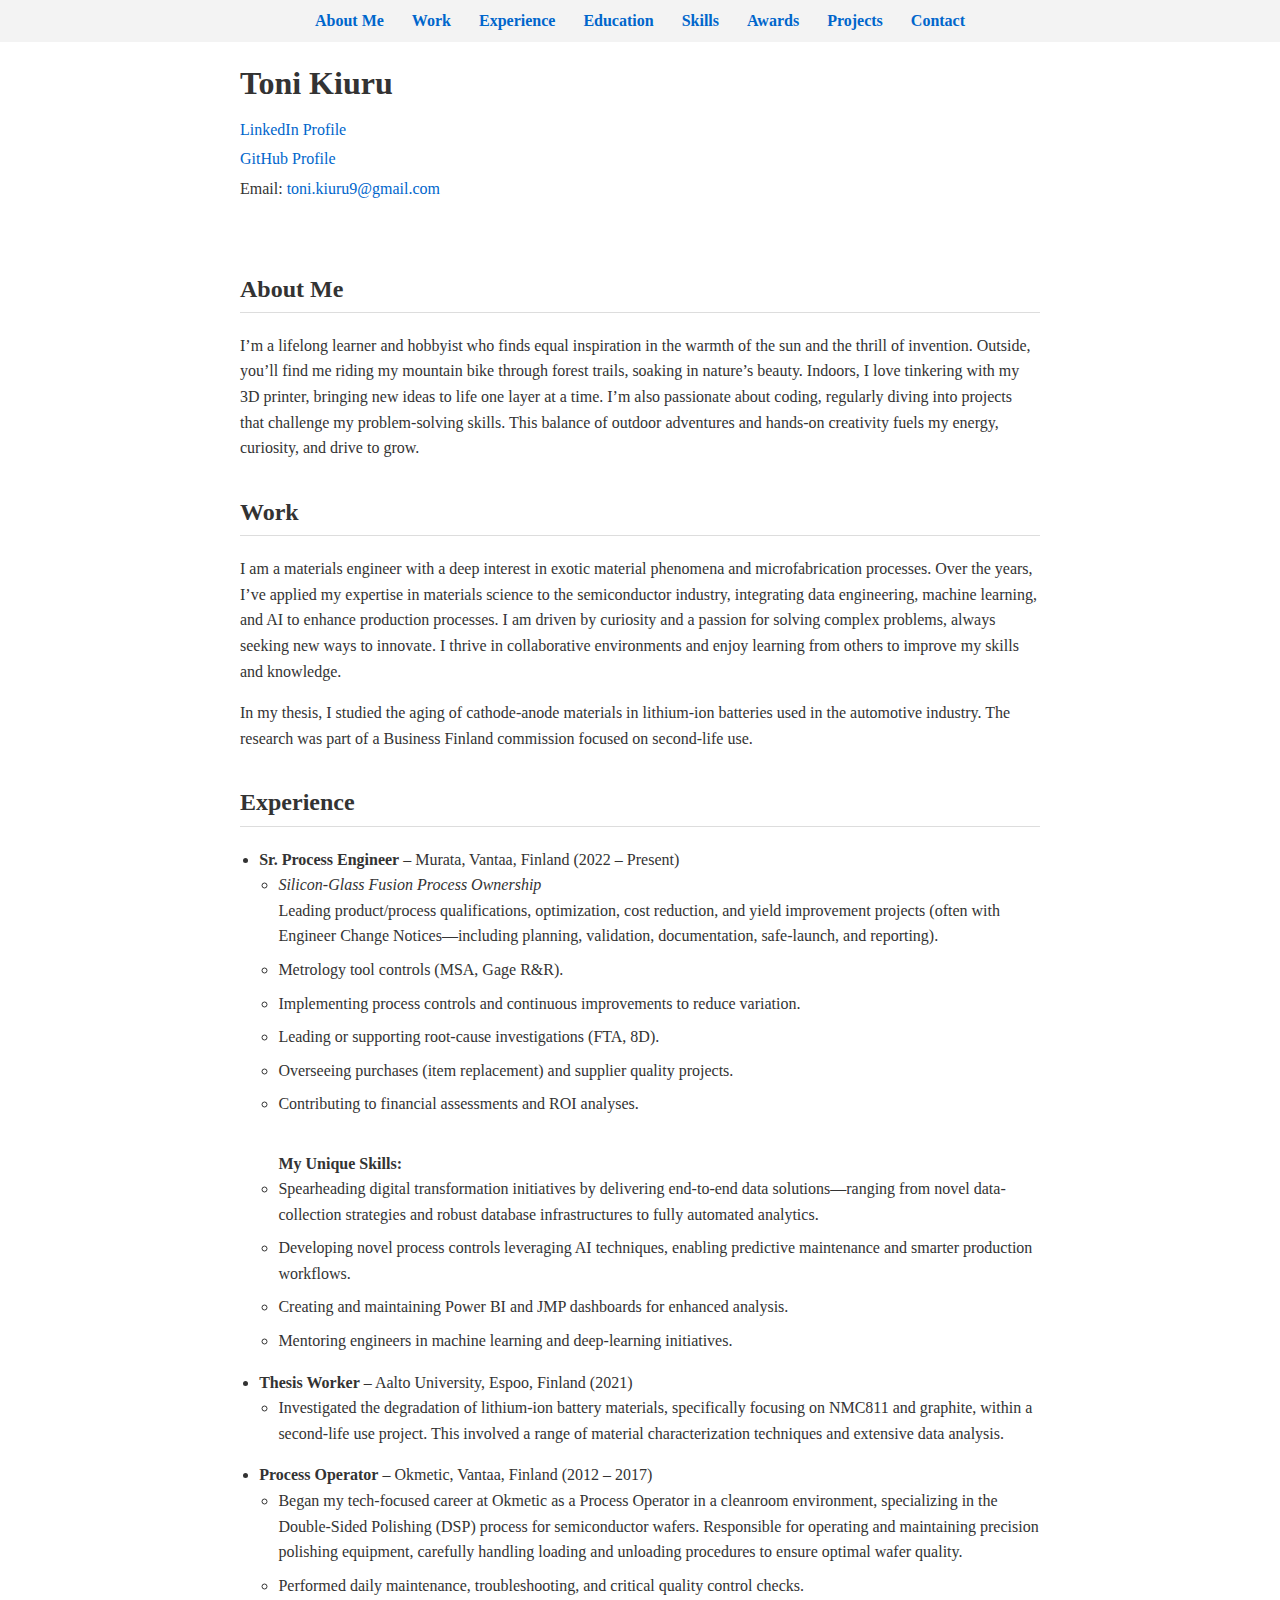
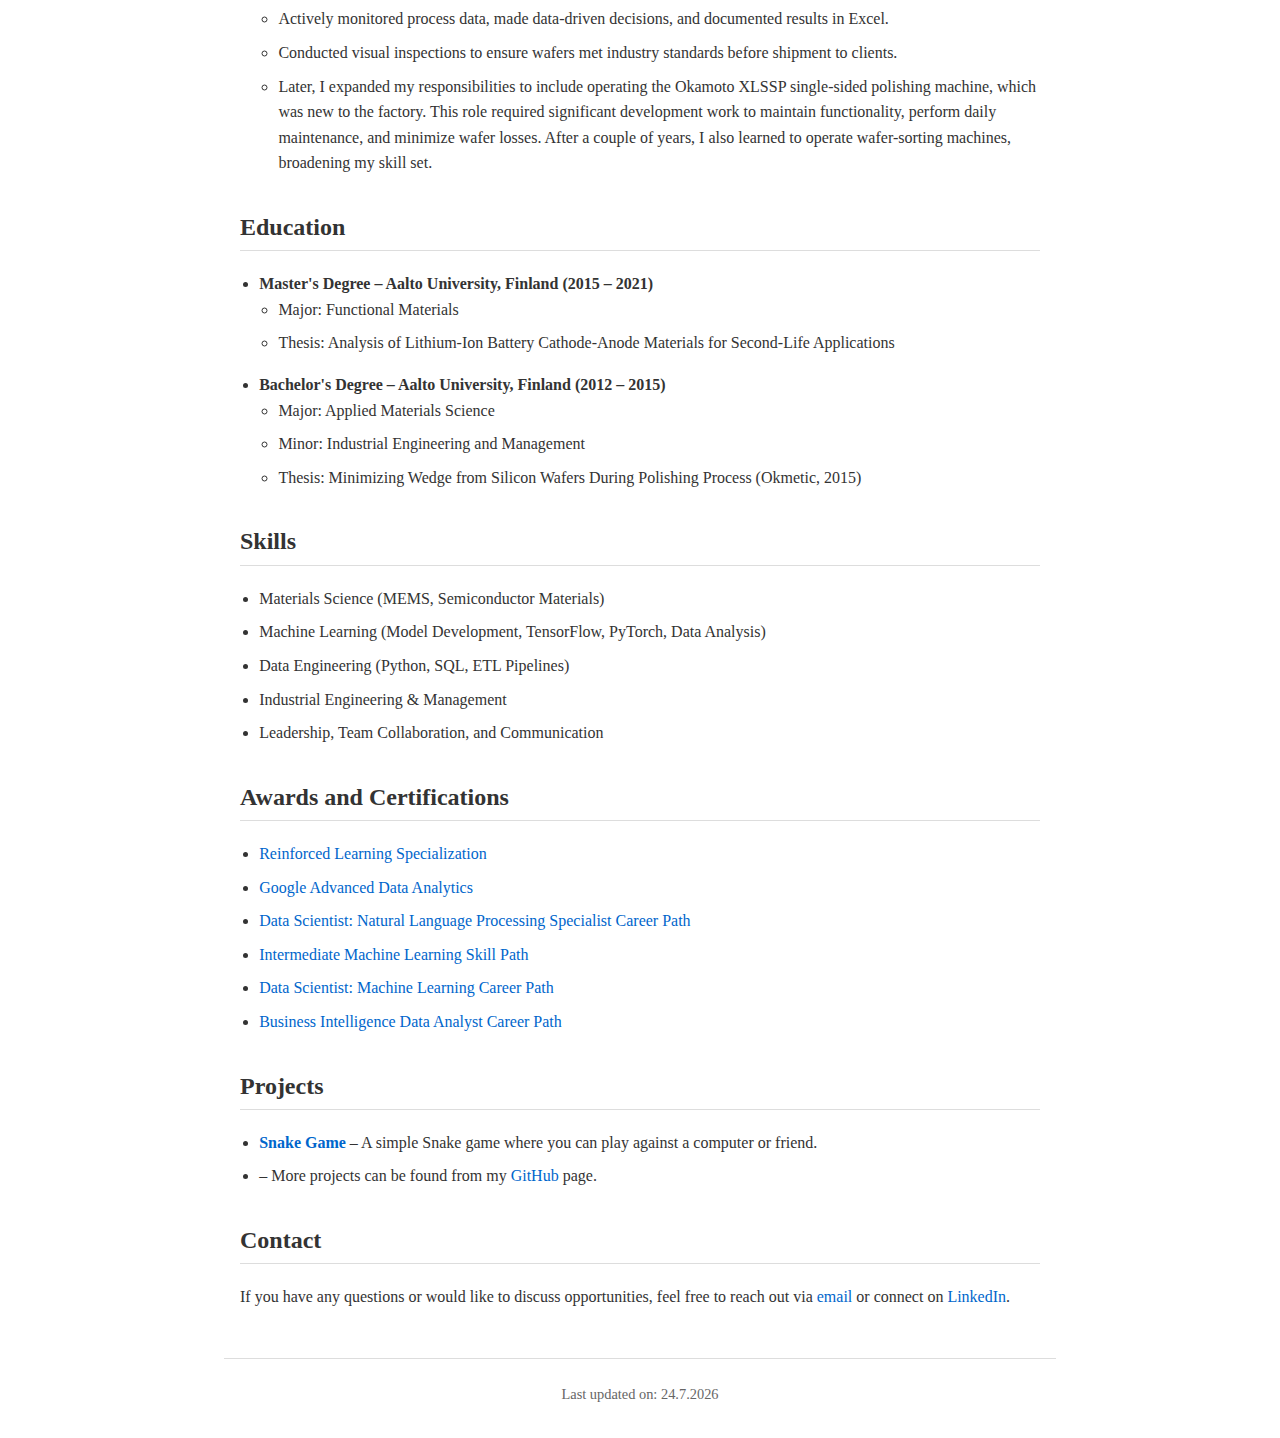
<file: index.html>
<!DOCTYPE html>
<html lang="en">
<head>
  <meta charset="UTF-8" />
  <meta name="viewport" content="width=device-width, initial-scale=1.0" />
  <meta 
    name="description" 
    content="Toni Kiuru - CV: Materials Engineer, specializing in exotic material phenomena, microfabrication, data engineering, machine learning, and AI."
  />
  <title>Toni Kiuru - CV</title>
 <head>
  <meta charset="UTF-8" />
  <meta name="viewport" content="width=device-width, initial-scale=1.0" />
  <link rel="stylesheet" href="styles.css" />
  <title>Toni Kiuru - CV</title>
</head>
</head>
<body>

  <nav>
    <ul>
      <li><a href="#about">About Me</a></li>
	  <li><a href="#work">Work</a></li>
      <li><a href="#experience">Experience</a></li>
      <li><a href="#education">Education</a></li>
      <li><a href="#skills">Skills</a></li>
      <li><a href="#awards">Awards</a></li>
      <li><a href="#projects">Projects</a></li>
      <li><a href="#contact">Contact</a></li>
    </ul>
  </nav>

  <!-- Header -->
  <header>
    <h1>Toni Kiuru</h1>
    <p><a href="https://www.linkedin.com/in/toni-k-46538b83/">LinkedIn Profile</a></p>
    <p><a href="https://github.com/Tonzium/">GitHub Profile</a></p>
    <p>Email: <a href="mailto:toni.kiuru9@gmail.com">toni.kiuru9@gmail.com</a></p>
  </header>

  <!-- Main Content Area -->
  <main>
	<!-- Work -->
	<section id="about">
		<h2>About Me</h2>
      <p>
        I’m a lifelong learner and hobbyist who finds equal inspiration in the warmth of the sun and the thrill of invention.
		Outside, you’ll find me riding my mountain bike through forest trails, soaking in nature’s beauty.
		Indoors, I love tinkering with my 3D printer, bringing new ideas to life one layer at a time.
		I’m also passionate about coding, regularly diving into projects that challenge my problem-solving skills.
		This balance of outdoor adventures and hands-on creativity fuels my energy, curiosity, and drive to grow.
      </p>
	</section>

    <!-- Work -->
    <section id="work">
      <h2>Work</h2>
      <p>
        I am a materials engineer with a deep interest in exotic material phenomena and microfabrication processes.
        Over the years, I’ve applied my expertise in materials science to the semiconductor industry, integrating data engineering,
        machine learning, and AI to enhance production processes. I am driven by curiosity and a passion for solving complex problems,
        always seeking new ways to innovate. I thrive in collaborative environments and enjoy learning from others to improve
        my skills and knowledge.
      </p>
      <p>
        In my thesis, I studied the aging of cathode-anode materials in lithium-ion batteries used in the automotive industry.
        The research was part of a Business Finland commission focused on second-life use.
      </p>
    </section>

    <!-- Experience -->
    <section id="experience">
      <h2>Experience</h2>
      <ul>

        <!-- Sr. Process Engineer, Murata -->
        <li>
          <strong>Sr. Process Engineer</strong> – Murata, Vantaa, Finland (2022 – Present)
          <ul>
            <li><em>Silicon-Glass Fusion Process Ownership</em><br />
              Leading product/process qualifications, optimization, cost reduction, and yield improvement projects (often
              with Engineer Change Notices—including planning, validation, documentation, safe-launch, and reporting).
            </li>
            <li>Metrology tool controls (MSA, Gage R&R).</li>
            <li>Implementing process controls and continuous improvements to reduce variation.</li>
            <li>Leading or supporting root-cause investigations (FTA, 8D).</li>
            <li>Overseeing purchases (item replacement) and supplier quality projects.</li>
            <li>Contributing to financial assessments and ROI analyses.</li>
            <br />
            <strong>My Unique Skills:</strong>
            <li>Spearheading digital transformation initiatives by delivering end-to-end data solutions—ranging from novel data-collection strategies and robust database infrastructures to fully automated analytics.</li>
            <li>Developing novel process controls leveraging AI techniques, enabling predictive maintenance and smarter production workflows.</li>
            <li>Creating and maintaining Power BI and JMP dashboards for enhanced analysis.</li>
            <li>Mentoring engineers in machine learning and deep-learning initiatives.</li>
          </ul>
        </li>

        <!-- Thesis Worker, Aalto University -->
        <li>
          <strong>Thesis Worker</strong> – Aalto University, Espoo, Finland (2021)
          <ul>
            <li>
              Investigated the degradation of lithium-ion battery materials, specifically focusing on NMC811 and graphite,
              within a second-life use project. This involved a range of material characterization techniques and extensive
              data analysis.
            </li>
          </ul>
        </li>

        <!-- Process Operator, Okmetic -->
        <li>
          <strong>Process Operator</strong> – Okmetic, Vantaa, Finland (2012 – 2017)
          <ul>
            <li>
              Began my tech-focused career at Okmetic as a Process Operator in a cleanroom environment, specializing in the
              Double-Sided Polishing (DSP) process for semiconductor wafers. Responsible for operating and maintaining
              precision polishing equipment, carefully handling loading and unloading procedures to ensure optimal wafer
              quality.
            </li>
            <li>Performed daily maintenance, troubleshooting, and critical quality control checks.</li>
            <li>Actively monitored process data, made data-driven decisions, and documented results in Excel.</li>
            <li>Conducted visual inspections to ensure wafers met industry standards before shipment to clients.</li>
            <li>
              Later, I expanded my responsibilities to include operating the Okamoto XLSSP single-sided polishing machine,
              which was new to the factory. This role required significant development work to maintain functionality,
              perform daily maintenance, and minimize wafer losses. After a couple of years, I also learned to operate
              wafer-sorting machines, broadening my skill set.
            </li>
          </ul>
        </li>

      </ul>
    </section>

    <!-- Education -->
    <section id="education">
      <h2>Education</h2>
      <ul>
        <li>
          <strong>Master's Degree – Aalto University, Finland (2015 – 2021)</strong>
          <ul>
            <li>Major: Functional Materials</li>
            <li>Thesis: Analysis of Lithium-Ion Battery Cathode-Anode Materials for Second-Life Applications</li>
          </ul>
        </li>
        <li>
          <strong>Bachelor's Degree – Aalto University, Finland (2012 – 2015)</strong>
          <ul>
            <li>Major: Applied Materials Science</li>
            <li>Minor: Industrial Engineering and Management</li>
            <li>Thesis: Minimizing Wedge from Silicon Wafers During Polishing Process (Okmetic, 2015)</li>
          </ul>
        </li>
      </ul>
    </section>

    <!-- Skills -->
    <section id="skills">
      <h2>Skills</h2>
      <ul>
        <li>Materials Science (MEMS, Semiconductor Materials)</li>
        <li>Machine Learning (Model Development, TensorFlow, PyTorch, Data Analysis)</li>
        <li>Data Engineering (Python, SQL, ETL Pipelines)</li>
        <li>Industrial Engineering &amp; Management</li>
        <li>Leadership, Team Collaboration, and Communication</li>
      </ul>
    </section>

    <!-- Awards and Certifications -->
    <section id="awards">
      <h2>Awards and Certifications</h2>
      <ul>
	    <li>
          <a href="https://www.coursera.org/account/accomplishments/specialization/certificate/B83VFZ99X6G2/" target="_blank" rel="noopener">
            Reinforced Learning Specialization
          </a>
        </li>
        <li>
          <a href="https://www.coursera.org/account/accomplishments/specialization/certificate/6SVDZET3MVQ8/" target="_blank" rel="noopener">
            Google Advanced Data Analytics
          </a>
        </li>
		<li>
          <a href="https://www.codecademy.com/profiles/ToniKiuru/certificates/9c35fed4f15a487385d52456712e0da9/" target="_blank" rel="noopener">
            Data Scientist: Natural Language Processing Specialist Career Path
          </a>
        </li>
		<li>
          <a href="https://www.codecademy.com/profiles/ToniKiuru/certificates/964140ff91ae4cd7872f51207633413a/" target="_blank" rel="noopener">
            Intermediate Machine Learning Skill Path
          </a>
        </li>
        <li>
          <a href="https://www.codecademy.com/profiles/ToniKiuru/certificates/8e9e59de3f924b33ad2371faf667129b/" target="_blank" rel="noopener">
            Data Scientist: Machine Learning Career Path
          </a>
        </li>
        <li>
          <a href="https://www.codecademy.com/profiles/ToniKiuru/certificates/d03c7391224540ef8f850f8807a2b72a/" target="_blank" rel="noopener">
            Business Intelligence Data Analyst Career Path
          </a>
        </li>
      </ul>
    </section>

    <!-- Projects -->
    <section id="projects">
      <h2>Projects</h2>
      <ul>
        <li>
          <strong><a href="https://tonzium.github.io/snakegame/" target="_blank" rel="noopener">Snake Game</a></strong> – A simple
          Snake game where you can play against a computer or friend.
        </li>
		<li>
          – More projects can be found from my <a href="https://github.com/Tonzium/" target="_blank" rel="noopener">GitHub</a> page.
        </li>
      </ul>
    </section>

    <!-- Contact (Optional) -->
    <section id="contact">
      <h2>Contact</h2>
      <p>
        If you have any questions or would like to discuss opportunities, feel free to reach out via
        <a href="mailto:toni.kiuru9@gmail.com">email</a> or connect on
        <a href="https://www.linkedin.com/in/toni-k-46538b83/" target="_blank" rel="noopener">LinkedIn</a>.
      </p>
    </section>

  </main>

  <!-- Footer -->
  <footer>
    <p>Last updated on: <span id="last-updated"></span></p>
  </footer>

  <!-- Optional JavaScript to auto-update the last updated date -->
  <script>
    const lastUpdatedSpan = document.getElementById('last-updated');
    const today = new Date();
    // Format date as desired: "DD.MM.YYYY"
    const formattedDate = today.getDate() + '.' + (today.getMonth() + 1) + '.' + today.getFullYear();
    lastUpdatedSpan.textContent = formattedDate;
  </script>

</body>
</html>
</file>
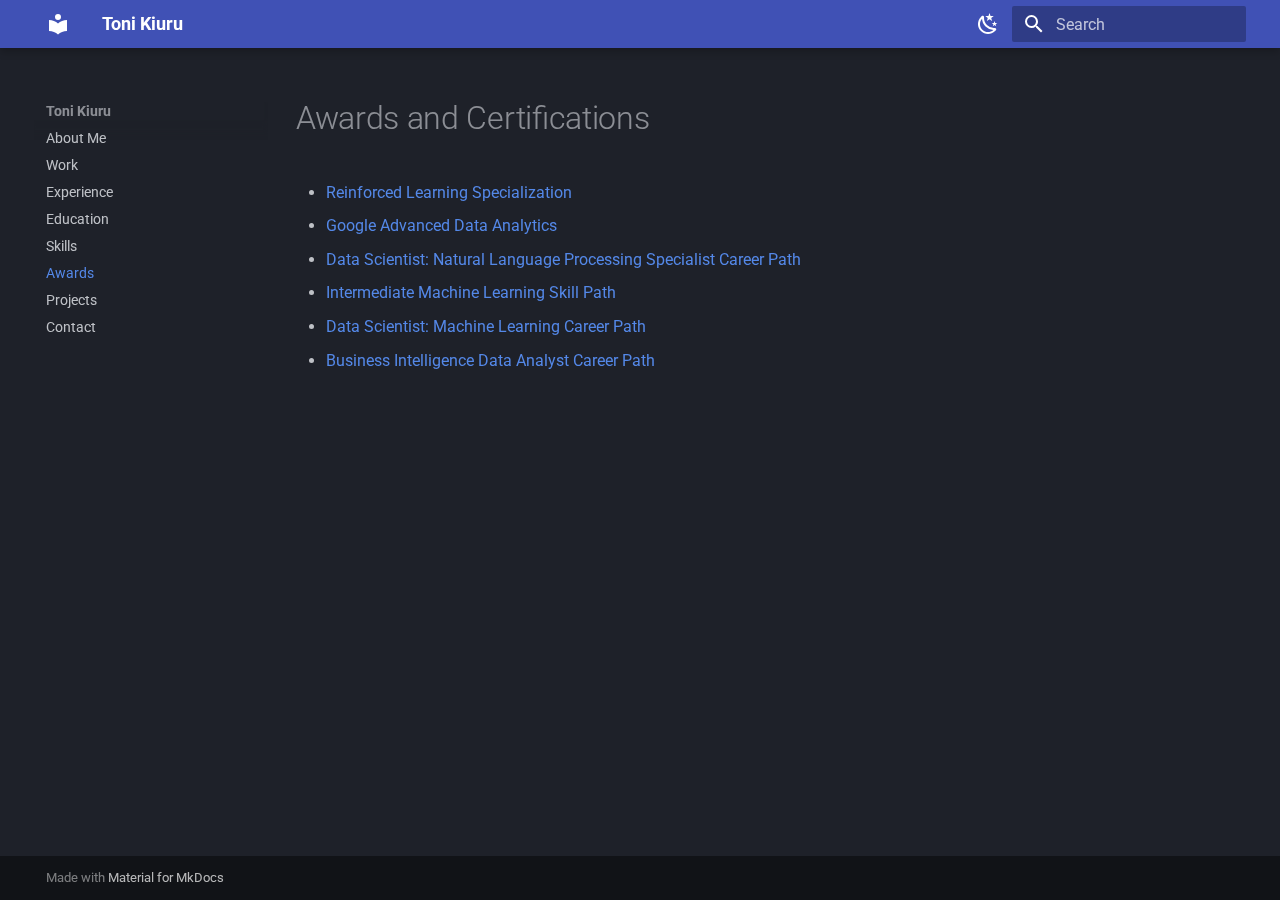
<file: awards/index.html>
<!doctype html>
<html lang="en" class="no-js">
  <head>
    
      <meta charset="utf-8">
      <meta name="viewport" content="width=device-width,initial-scale=1">
      
        <meta name="description" content="CV">
      
      
        <meta name="author" content="Toni Kiuru">
      
      
        <link rel="canonical" href="https://Tonzium.github.io/Tonzium.github.io/awards/">
      
      
        <link rel="prev" href="../skills/">
      
      
        <link rel="next" href="../projects/">
      
      
      <link rel="icon" href="../assets/images/favicon.png">
      <meta name="generator" content="mkdocs-1.6.1, mkdocs-material-9.6.20">
    
    
      
        <title>Awards - Toni Kiuru</title>
      
    
    
      <link rel="stylesheet" href="../assets/stylesheets/main.e53b48f4.min.css">
      
        
        <link rel="stylesheet" href="../assets/stylesheets/palette.06af60db.min.css">
      
      


    
    
      
    
    
      
        
        
        <link rel="preconnect" href="https://fonts.gstatic.com" crossorigin>
        <link rel="stylesheet" href="https://fonts.googleapis.com/css?family=Roboto:300,300i,400,400i,700,700i%7CRoboto+Mono:400,400i,700,700i&display=fallback">
        <style>:root{--md-text-font:"Roboto";--md-code-font:"Roboto Mono"}</style>
      
    
    
    <script>__md_scope=new URL("..",location),__md_hash=e=>[...e].reduce(((e,_)=>(e<<5)-e+_.charCodeAt(0)),0),__md_get=(e,_=localStorage,t=__md_scope)=>JSON.parse(_.getItem(t.pathname+"."+e)),__md_set=(e,_,t=localStorage,a=__md_scope)=>{try{t.setItem(a.pathname+"."+e,JSON.stringify(_))}catch(e){}}</script>
    
      

    
    
    
  </head>
  
  
    
    
      
    
    
    
    
    <body dir="ltr" data-md-color-scheme="slate" data-md-color-primary="indigo" data-md-color-accent="indigo">
  
    
    <input class="md-toggle" data-md-toggle="drawer" type="checkbox" id="__drawer" autocomplete="off">
    <input class="md-toggle" data-md-toggle="search" type="checkbox" id="__search" autocomplete="off">
    <label class="md-overlay" for="__drawer"></label>
    <div data-md-component="skip">
      
        
        <a href="#awards-and-certifications" class="md-skip">
          Skip to content
        </a>
      
    </div>
    <div data-md-component="announce">
      
    </div>
    
    
      

  

<header class="md-header md-header--shadow" data-md-component="header">
  <nav class="md-header__inner md-grid" aria-label="Header">
    <a href=".." title="Toni Kiuru" class="md-header__button md-logo" aria-label="Toni Kiuru" data-md-component="logo">
      
  
  <svg xmlns="http://www.w3.org/2000/svg" viewBox="0 0 24 24"><path d="M12 8a3 3 0 0 0 3-3 3 3 0 0 0-3-3 3 3 0 0 0-3 3 3 3 0 0 0 3 3m0 3.54C9.64 9.35 6.5 8 3 8v11c3.5 0 6.64 1.35 9 3.54 2.36-2.19 5.5-3.54 9-3.54V8c-3.5 0-6.64 1.35-9 3.54"/></svg>

    </a>
    <label class="md-header__button md-icon" for="__drawer">
      
      <svg xmlns="http://www.w3.org/2000/svg" viewBox="0 0 24 24"><path d="M3 6h18v2H3zm0 5h18v2H3zm0 5h18v2H3z"/></svg>
    </label>
    <div class="md-header__title" data-md-component="header-title">
      <div class="md-header__ellipsis">
        <div class="md-header__topic">
          <span class="md-ellipsis">
            Toni Kiuru
          </span>
        </div>
        <div class="md-header__topic" data-md-component="header-topic">
          <span class="md-ellipsis">
            
              Awards
            
          </span>
        </div>
      </div>
    </div>
    
      
        <form class="md-header__option" data-md-component="palette">
  
    
    
    
    <input class="md-option" data-md-color-media="" data-md-color-scheme="slate" data-md-color-primary="indigo" data-md-color-accent="indigo"  aria-label="Switch to light mode"  type="radio" name="__palette" id="__palette_0">
    
      <label class="md-header__button md-icon" title="Switch to light mode" for="__palette_1" hidden>
        <svg xmlns="http://www.w3.org/2000/svg" viewBox="0 0 24 24"><path d="m17.75 4.09-2.53 1.94.91 3.06-2.63-1.81-2.63 1.81.91-3.06-2.53-1.94L12.44 4l1.06-3 1.06 3zm3.5 6.91-1.64 1.25.59 1.98-1.7-1.17-1.7 1.17.59-1.98L15.75 11l2.06-.05L18.5 9l.69 1.95zm-2.28 4.95c.83-.08 1.72 1.1 1.19 1.85-.32.45-.66.87-1.08 1.27C15.17 23 8.84 23 4.94 19.07c-3.91-3.9-3.91-10.24 0-14.14.4-.4.82-.76 1.27-1.08.75-.53 1.93.36 1.85 1.19-.27 2.86.69 5.83 2.89 8.02a9.96 9.96 0 0 0 8.02 2.89m-1.64 2.02a12.08 12.08 0 0 1-7.8-3.47c-2.17-2.19-3.33-5-3.49-7.82-2.81 3.14-2.7 7.96.31 10.98 3.02 3.01 7.84 3.12 10.98.31"/></svg>
      </label>
    
  
    
    
    
    <input class="md-option" data-md-color-media="" data-md-color-scheme="default" data-md-color-primary="indigo" data-md-color-accent="indigo"  aria-label="Switch to dark mode"  type="radio" name="__palette" id="__palette_1">
    
      <label class="md-header__button md-icon" title="Switch to dark mode" for="__palette_0" hidden>
        <svg xmlns="http://www.w3.org/2000/svg" viewBox="0 0 24 24"><path d="M12 7a5 5 0 0 1 5 5 5 5 0 0 1-5 5 5 5 0 0 1-5-5 5 5 0 0 1 5-5m0 2a3 3 0 0 0-3 3 3 3 0 0 0 3 3 3 3 0 0 0 3-3 3 3 0 0 0-3-3m0-7 2.39 3.42C13.65 5.15 12.84 5 12 5s-1.65.15-2.39.42zM3.34 7l4.16-.35A7.2 7.2 0 0 0 5.94 8.5c-.44.74-.69 1.5-.83 2.29zm.02 10 1.76-3.77a7.131 7.131 0 0 0 2.38 4.14zM20.65 7l-1.77 3.79a7.02 7.02 0 0 0-2.38-4.15zm-.01 10-4.14.36c.59-.51 1.12-1.14 1.54-1.86.42-.73.69-1.5.83-2.29zM12 22l-2.41-3.44c.74.27 1.55.44 2.41.44.82 0 1.63-.17 2.37-.44z"/></svg>
      </label>
    
  
</form>
      
    
    
      <script>var palette=__md_get("__palette");if(palette&&palette.color){if("(prefers-color-scheme)"===palette.color.media){var media=matchMedia("(prefers-color-scheme: light)"),input=document.querySelector(media.matches?"[data-md-color-media='(prefers-color-scheme: light)']":"[data-md-color-media='(prefers-color-scheme: dark)']");palette.color.media=input.getAttribute("data-md-color-media"),palette.color.scheme=input.getAttribute("data-md-color-scheme"),palette.color.primary=input.getAttribute("data-md-color-primary"),palette.color.accent=input.getAttribute("data-md-color-accent")}for(var[key,value]of Object.entries(palette.color))document.body.setAttribute("data-md-color-"+key,value)}</script>
    
    
    
      
      
        <label class="md-header__button md-icon" for="__search">
          
          <svg xmlns="http://www.w3.org/2000/svg" viewBox="0 0 24 24"><path d="M9.5 3A6.5 6.5 0 0 1 16 9.5c0 1.61-.59 3.09-1.56 4.23l.27.27h.79l5 5-1.5 1.5-5-5v-.79l-.27-.27A6.52 6.52 0 0 1 9.5 16 6.5 6.5 0 0 1 3 9.5 6.5 6.5 0 0 1 9.5 3m0 2C7 5 5 7 5 9.5S7 14 9.5 14 14 12 14 9.5 12 5 9.5 5"/></svg>
        </label>
        <div class="md-search" data-md-component="search" role="dialog">
  <label class="md-search__overlay" for="__search"></label>
  <div class="md-search__inner" role="search">
    <form class="md-search__form" name="search">
      <input type="text" class="md-search__input" name="query" aria-label="Search" placeholder="Search" autocapitalize="off" autocorrect="off" autocomplete="off" spellcheck="false" data-md-component="search-query" required>
      <label class="md-search__icon md-icon" for="__search">
        
        <svg xmlns="http://www.w3.org/2000/svg" viewBox="0 0 24 24"><path d="M9.5 3A6.5 6.5 0 0 1 16 9.5c0 1.61-.59 3.09-1.56 4.23l.27.27h.79l5 5-1.5 1.5-5-5v-.79l-.27-.27A6.52 6.52 0 0 1 9.5 16 6.5 6.5 0 0 1 3 9.5 6.5 6.5 0 0 1 9.5 3m0 2C7 5 5 7 5 9.5S7 14 9.5 14 14 12 14 9.5 12 5 9.5 5"/></svg>
        
        <svg xmlns="http://www.w3.org/2000/svg" viewBox="0 0 24 24"><path d="M20 11v2H8l5.5 5.5-1.42 1.42L4.16 12l7.92-7.92L13.5 5.5 8 11z"/></svg>
      </label>
      <nav class="md-search__options" aria-label="Search">
        
        <button type="reset" class="md-search__icon md-icon" title="Clear" aria-label="Clear" tabindex="-1">
          
          <svg xmlns="http://www.w3.org/2000/svg" viewBox="0 0 24 24"><path d="M19 6.41 17.59 5 12 10.59 6.41 5 5 6.41 10.59 12 5 17.59 6.41 19 12 13.41 17.59 19 19 17.59 13.41 12z"/></svg>
        </button>
      </nav>
      
    </form>
    <div class="md-search__output">
      <div class="md-search__scrollwrap" tabindex="0" data-md-scrollfix>
        <div class="md-search-result" data-md-component="search-result">
          <div class="md-search-result__meta">
            Initializing search
          </div>
          <ol class="md-search-result__list" role="presentation"></ol>
        </div>
      </div>
    </div>
  </div>
</div>
      
    
    
  </nav>
  
</header>
    
    <div class="md-container" data-md-component="container">
      
      
        
          
        
      
      <main class="md-main" data-md-component="main">
        <div class="md-main__inner md-grid">
          
            
              
              <div class="md-sidebar md-sidebar--primary" data-md-component="sidebar" data-md-type="navigation" >
                <div class="md-sidebar__scrollwrap">
                  <div class="md-sidebar__inner">
                    



<nav class="md-nav md-nav--primary" aria-label="Navigation" data-md-level="0">
  <label class="md-nav__title" for="__drawer">
    <a href=".." title="Toni Kiuru" class="md-nav__button md-logo" aria-label="Toni Kiuru" data-md-component="logo">
      
  
  <svg xmlns="http://www.w3.org/2000/svg" viewBox="0 0 24 24"><path d="M12 8a3 3 0 0 0 3-3 3 3 0 0 0-3-3 3 3 0 0 0-3 3 3 3 0 0 0 3 3m0 3.54C9.64 9.35 6.5 8 3 8v11c3.5 0 6.64 1.35 9 3.54 2.36-2.19 5.5-3.54 9-3.54V8c-3.5 0-6.64 1.35-9 3.54"/></svg>

    </a>
    Toni Kiuru
  </label>
  
  <ul class="md-nav__list" data-md-scrollfix>
    
      
      
  
  
  
  
    <li class="md-nav__item">
      <a href=".." class="md-nav__link">
        
  
  
  <span class="md-ellipsis">
    About Me
    
  </span>
  

      </a>
    </li>
  

    
      
      
  
  
  
  
    <li class="md-nav__item">
      <a href="../work/" class="md-nav__link">
        
  
  
  <span class="md-ellipsis">
    Work
    
  </span>
  

      </a>
    </li>
  

    
      
      
  
  
  
  
    <li class="md-nav__item">
      <a href="../experience/" class="md-nav__link">
        
  
  
  <span class="md-ellipsis">
    Experience
    
  </span>
  

      </a>
    </li>
  

    
      
      
  
  
  
  
    <li class="md-nav__item">
      <a href="../education/" class="md-nav__link">
        
  
  
  <span class="md-ellipsis">
    Education
    
  </span>
  

      </a>
    </li>
  

    
      
      
  
  
  
  
    <li class="md-nav__item">
      <a href="../skills/" class="md-nav__link">
        
  
  
  <span class="md-ellipsis">
    Skills
    
  </span>
  

      </a>
    </li>
  

    
      
      
  
  
    
  
  
  
    <li class="md-nav__item md-nav__item--active">
      
      <input class="md-nav__toggle md-toggle" type="checkbox" id="__toc">
      
      
        
      
      
      <a href="./" class="md-nav__link md-nav__link--active">
        
  
  
  <span class="md-ellipsis">
    Awards
    
  </span>
  

      </a>
      
    </li>
  

    
      
      
  
  
  
  
    <li class="md-nav__item">
      <a href="../projects/" class="md-nav__link">
        
  
  
  <span class="md-ellipsis">
    Projects
    
  </span>
  

      </a>
    </li>
  

    
      
      
  
  
  
  
    <li class="md-nav__item">
      <a href="../contact/" class="md-nav__link">
        
  
  
  <span class="md-ellipsis">
    Contact
    
  </span>
  

      </a>
    </li>
  

    
  </ul>
</nav>
                  </div>
                </div>
              </div>
            
            
              
              <div class="md-sidebar md-sidebar--secondary" data-md-component="sidebar" data-md-type="toc" >
                <div class="md-sidebar__scrollwrap">
                  <div class="md-sidebar__inner">
                    

<nav class="md-nav md-nav--secondary" aria-label="Table of contents">
  
  
  
    
  
  
</nav>
                  </div>
                </div>
              </div>
            
          
          
            <div class="md-content" data-md-component="content">
              <article class="md-content__inner md-typeset">
                
                  



<h1 id="awards-and-certifications">Awards and Certifications</h1>
<ul>
<li><a href="https://www.coursera.org/account/accomplishments/specialization/certificate/B83VFZ99X6G2/">Reinforced Learning Specialization</a></li>
<li><a href="https://www.coursera.org/account/accomplishments/specialization/certificate/6SVDZET3MVQ8/">Google Advanced Data Analytics</a></li>
<li><a href="https://www.codecademy.com/profiles/ToniKiuru/certificates/9c35fed4f15a487385d52456712e0da9/">Data Scientist: Natural Language Processing Specialist Career Path</a></li>
<li><a href="https://www.codecademy.com/profiles/ToniKiuru/certificates/964140ff91ae4cd7872f51207633413a/">Intermediate Machine Learning Skill Path</a></li>
<li><a href="https://www.codecademy.com/profiles/ToniKiuru/certificates/8e9e59de3f924b33ad2371faf667129b/">Data Scientist: Machine Learning Career Path</a></li>
<li><a href="https://www.codecademy.com/profiles/ToniKiuru/certificates/d03c7391224540ef8f850f8807a2b72a/">Business Intelligence Data Analyst Career Path</a></li>
</ul>












                
              </article>
            </div>
          
          
<script>var target=document.getElementById(location.hash.slice(1));target&&target.name&&(target.checked=target.name.startsWith("__tabbed_"))</script>
        </div>
        
      </main>
      
        <footer class="md-footer">
  
  <div class="md-footer-meta md-typeset">
    <div class="md-footer-meta__inner md-grid">
      <div class="md-copyright">
  
  
    Made with
    <a href="https://squidfunk.github.io/mkdocs-material/" target="_blank" rel="noopener">
      Material for MkDocs
    </a>
  
</div>
      
    </div>
  </div>
</footer>
      
    </div>
    <div class="md-dialog" data-md-component="dialog">
      <div class="md-dialog__inner md-typeset"></div>
    </div>
    
    
    
      
      <script id="__config" type="application/json">{"base": "..", "features": [], "search": "../assets/javascripts/workers/search.973d3a69.min.js", "tags": null, "translations": {"clipboard.copied": "Copied to clipboard", "clipboard.copy": "Copy to clipboard", "search.result.more.one": "1 more on this page", "search.result.more.other": "# more on this page", "search.result.none": "No matching documents", "search.result.one": "1 matching document", "search.result.other": "# matching documents", "search.result.placeholder": "Type to start searching", "search.result.term.missing": "Missing", "select.version": "Select version"}, "version": null}</script>
    
    
      <script src="../assets/javascripts/bundle.f55a23d4.min.js"></script>
      
    
  </body>
</html>
</file>
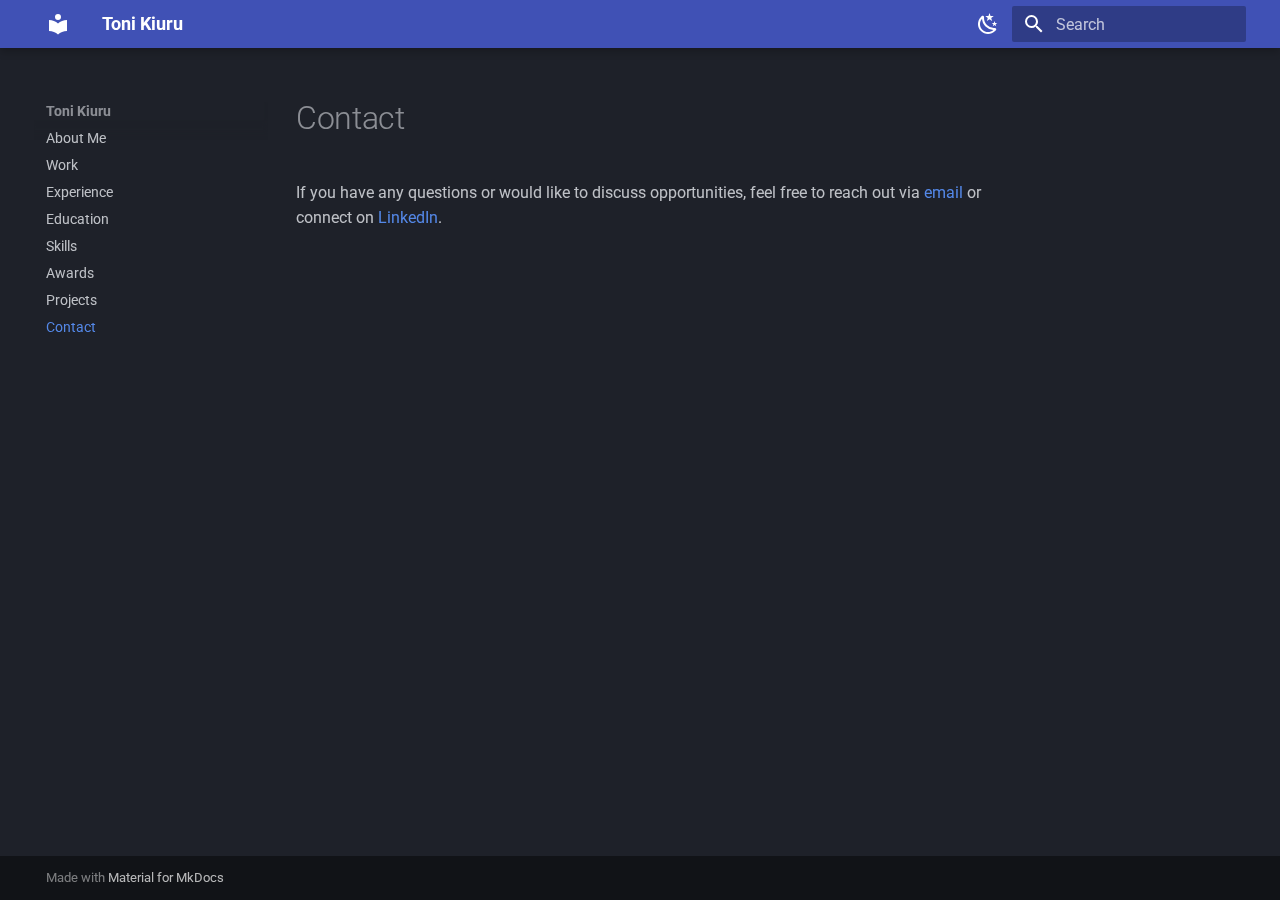
<file: contact/index.html>
<!doctype html>
<html lang="en" class="no-js">
  <head>
    
      <meta charset="utf-8">
      <meta name="viewport" content="width=device-width,initial-scale=1">
      
        <meta name="description" content="CV">
      
      
        <meta name="author" content="Toni Kiuru">
      
      
        <link rel="canonical" href="https://Tonzium.github.io/Tonzium.github.io/contact/">
      
      
        <link rel="prev" href="../projects/">
      
      
      
      <link rel="icon" href="../assets/images/favicon.png">
      <meta name="generator" content="mkdocs-1.6.1, mkdocs-material-9.6.20">
    
    
      
        <title>Contact - Toni Kiuru</title>
      
    
    
      <link rel="stylesheet" href="../assets/stylesheets/main.e53b48f4.min.css">
      
        
        <link rel="stylesheet" href="../assets/stylesheets/palette.06af60db.min.css">
      
      


    
    
      
    
    
      
        
        
        <link rel="preconnect" href="https://fonts.gstatic.com" crossorigin>
        <link rel="stylesheet" href="https://fonts.googleapis.com/css?family=Roboto:300,300i,400,400i,700,700i%7CRoboto+Mono:400,400i,700,700i&display=fallback">
        <style>:root{--md-text-font:"Roboto";--md-code-font:"Roboto Mono"}</style>
      
    
    
    <script>__md_scope=new URL("..",location),__md_hash=e=>[...e].reduce(((e,_)=>(e<<5)-e+_.charCodeAt(0)),0),__md_get=(e,_=localStorage,t=__md_scope)=>JSON.parse(_.getItem(t.pathname+"."+e)),__md_set=(e,_,t=localStorage,a=__md_scope)=>{try{t.setItem(a.pathname+"."+e,JSON.stringify(_))}catch(e){}}</script>
    
      

    
    
    
  </head>
  
  
    
    
      
    
    
    
    
    <body dir="ltr" data-md-color-scheme="slate" data-md-color-primary="indigo" data-md-color-accent="indigo">
  
    
    <input class="md-toggle" data-md-toggle="drawer" type="checkbox" id="__drawer" autocomplete="off">
    <input class="md-toggle" data-md-toggle="search" type="checkbox" id="__search" autocomplete="off">
    <label class="md-overlay" for="__drawer"></label>
    <div data-md-component="skip">
      
        
        <a href="#contact" class="md-skip">
          Skip to content
        </a>
      
    </div>
    <div data-md-component="announce">
      
    </div>
    
    
      

  

<header class="md-header md-header--shadow" data-md-component="header">
  <nav class="md-header__inner md-grid" aria-label="Header">
    <a href=".." title="Toni Kiuru" class="md-header__button md-logo" aria-label="Toni Kiuru" data-md-component="logo">
      
  
  <svg xmlns="http://www.w3.org/2000/svg" viewBox="0 0 24 24"><path d="M12 8a3 3 0 0 0 3-3 3 3 0 0 0-3-3 3 3 0 0 0-3 3 3 3 0 0 0 3 3m0 3.54C9.64 9.35 6.5 8 3 8v11c3.5 0 6.64 1.35 9 3.54 2.36-2.19 5.5-3.54 9-3.54V8c-3.5 0-6.64 1.35-9 3.54"/></svg>

    </a>
    <label class="md-header__button md-icon" for="__drawer">
      
      <svg xmlns="http://www.w3.org/2000/svg" viewBox="0 0 24 24"><path d="M3 6h18v2H3zm0 5h18v2H3zm0 5h18v2H3z"/></svg>
    </label>
    <div class="md-header__title" data-md-component="header-title">
      <div class="md-header__ellipsis">
        <div class="md-header__topic">
          <span class="md-ellipsis">
            Toni Kiuru
          </span>
        </div>
        <div class="md-header__topic" data-md-component="header-topic">
          <span class="md-ellipsis">
            
              Contact
            
          </span>
        </div>
      </div>
    </div>
    
      
        <form class="md-header__option" data-md-component="palette">
  
    
    
    
    <input class="md-option" data-md-color-media="" data-md-color-scheme="slate" data-md-color-primary="indigo" data-md-color-accent="indigo"  aria-label="Switch to light mode"  type="radio" name="__palette" id="__palette_0">
    
      <label class="md-header__button md-icon" title="Switch to light mode" for="__palette_1" hidden>
        <svg xmlns="http://www.w3.org/2000/svg" viewBox="0 0 24 24"><path d="m17.75 4.09-2.53 1.94.91 3.06-2.63-1.81-2.63 1.81.91-3.06-2.53-1.94L12.44 4l1.06-3 1.06 3zm3.5 6.91-1.64 1.25.59 1.98-1.7-1.17-1.7 1.17.59-1.98L15.75 11l2.06-.05L18.5 9l.69 1.95zm-2.28 4.95c.83-.08 1.72 1.1 1.19 1.85-.32.45-.66.87-1.08 1.27C15.17 23 8.84 23 4.94 19.07c-3.91-3.9-3.91-10.24 0-14.14.4-.4.82-.76 1.27-1.08.75-.53 1.93.36 1.85 1.19-.27 2.86.69 5.83 2.89 8.02a9.96 9.96 0 0 0 8.02 2.89m-1.64 2.02a12.08 12.08 0 0 1-7.8-3.47c-2.17-2.19-3.33-5-3.49-7.82-2.81 3.14-2.7 7.96.31 10.98 3.02 3.01 7.84 3.12 10.98.31"/></svg>
      </label>
    
  
    
    
    
    <input class="md-option" data-md-color-media="" data-md-color-scheme="default" data-md-color-primary="indigo" data-md-color-accent="indigo"  aria-label="Switch to dark mode"  type="radio" name="__palette" id="__palette_1">
    
      <label class="md-header__button md-icon" title="Switch to dark mode" for="__palette_0" hidden>
        <svg xmlns="http://www.w3.org/2000/svg" viewBox="0 0 24 24"><path d="M12 7a5 5 0 0 1 5 5 5 5 0 0 1-5 5 5 5 0 0 1-5-5 5 5 0 0 1 5-5m0 2a3 3 0 0 0-3 3 3 3 0 0 0 3 3 3 3 0 0 0 3-3 3 3 0 0 0-3-3m0-7 2.39 3.42C13.65 5.15 12.84 5 12 5s-1.65.15-2.39.42zM3.34 7l4.16-.35A7.2 7.2 0 0 0 5.94 8.5c-.44.74-.69 1.5-.83 2.29zm.02 10 1.76-3.77a7.131 7.131 0 0 0 2.38 4.14zM20.65 7l-1.77 3.79a7.02 7.02 0 0 0-2.38-4.15zm-.01 10-4.14.36c.59-.51 1.12-1.14 1.54-1.86.42-.73.69-1.5.83-2.29zM12 22l-2.41-3.44c.74.27 1.55.44 2.41.44.82 0 1.63-.17 2.37-.44z"/></svg>
      </label>
    
  
</form>
      
    
    
      <script>var palette=__md_get("__palette");if(palette&&palette.color){if("(prefers-color-scheme)"===palette.color.media){var media=matchMedia("(prefers-color-scheme: light)"),input=document.querySelector(media.matches?"[data-md-color-media='(prefers-color-scheme: light)']":"[data-md-color-media='(prefers-color-scheme: dark)']");palette.color.media=input.getAttribute("data-md-color-media"),palette.color.scheme=input.getAttribute("data-md-color-scheme"),palette.color.primary=input.getAttribute("data-md-color-primary"),palette.color.accent=input.getAttribute("data-md-color-accent")}for(var[key,value]of Object.entries(palette.color))document.body.setAttribute("data-md-color-"+key,value)}</script>
    
    
    
      
      
        <label class="md-header__button md-icon" for="__search">
          
          <svg xmlns="http://www.w3.org/2000/svg" viewBox="0 0 24 24"><path d="M9.5 3A6.5 6.5 0 0 1 16 9.5c0 1.61-.59 3.09-1.56 4.23l.27.27h.79l5 5-1.5 1.5-5-5v-.79l-.27-.27A6.52 6.52 0 0 1 9.5 16 6.5 6.5 0 0 1 3 9.5 6.5 6.5 0 0 1 9.5 3m0 2C7 5 5 7 5 9.5S7 14 9.5 14 14 12 14 9.5 12 5 9.5 5"/></svg>
        </label>
        <div class="md-search" data-md-component="search" role="dialog">
  <label class="md-search__overlay" for="__search"></label>
  <div class="md-search__inner" role="search">
    <form class="md-search__form" name="search">
      <input type="text" class="md-search__input" name="query" aria-label="Search" placeholder="Search" autocapitalize="off" autocorrect="off" autocomplete="off" spellcheck="false" data-md-component="search-query" required>
      <label class="md-search__icon md-icon" for="__search">
        
        <svg xmlns="http://www.w3.org/2000/svg" viewBox="0 0 24 24"><path d="M9.5 3A6.5 6.5 0 0 1 16 9.5c0 1.61-.59 3.09-1.56 4.23l.27.27h.79l5 5-1.5 1.5-5-5v-.79l-.27-.27A6.52 6.52 0 0 1 9.5 16 6.5 6.5 0 0 1 3 9.5 6.5 6.5 0 0 1 9.5 3m0 2C7 5 5 7 5 9.5S7 14 9.5 14 14 12 14 9.5 12 5 9.5 5"/></svg>
        
        <svg xmlns="http://www.w3.org/2000/svg" viewBox="0 0 24 24"><path d="M20 11v2H8l5.5 5.5-1.42 1.42L4.16 12l7.92-7.92L13.5 5.5 8 11z"/></svg>
      </label>
      <nav class="md-search__options" aria-label="Search">
        
        <button type="reset" class="md-search__icon md-icon" title="Clear" aria-label="Clear" tabindex="-1">
          
          <svg xmlns="http://www.w3.org/2000/svg" viewBox="0 0 24 24"><path d="M19 6.41 17.59 5 12 10.59 6.41 5 5 6.41 10.59 12 5 17.59 6.41 19 12 13.41 17.59 19 19 17.59 13.41 12z"/></svg>
        </button>
      </nav>
      
    </form>
    <div class="md-search__output">
      <div class="md-search__scrollwrap" tabindex="0" data-md-scrollfix>
        <div class="md-search-result" data-md-component="search-result">
          <div class="md-search-result__meta">
            Initializing search
          </div>
          <ol class="md-search-result__list" role="presentation"></ol>
        </div>
      </div>
    </div>
  </div>
</div>
      
    
    
  </nav>
  
</header>
    
    <div class="md-container" data-md-component="container">
      
      
        
          
        
      
      <main class="md-main" data-md-component="main">
        <div class="md-main__inner md-grid">
          
            
              
              <div class="md-sidebar md-sidebar--primary" data-md-component="sidebar" data-md-type="navigation" >
                <div class="md-sidebar__scrollwrap">
                  <div class="md-sidebar__inner">
                    



<nav class="md-nav md-nav--primary" aria-label="Navigation" data-md-level="0">
  <label class="md-nav__title" for="__drawer">
    <a href=".." title="Toni Kiuru" class="md-nav__button md-logo" aria-label="Toni Kiuru" data-md-component="logo">
      
  
  <svg xmlns="http://www.w3.org/2000/svg" viewBox="0 0 24 24"><path d="M12 8a3 3 0 0 0 3-3 3 3 0 0 0-3-3 3 3 0 0 0-3 3 3 3 0 0 0 3 3m0 3.54C9.64 9.35 6.5 8 3 8v11c3.5 0 6.64 1.35 9 3.54 2.36-2.19 5.5-3.54 9-3.54V8c-3.5 0-6.64 1.35-9 3.54"/></svg>

    </a>
    Toni Kiuru
  </label>
  
  <ul class="md-nav__list" data-md-scrollfix>
    
      
      
  
  
  
  
    <li class="md-nav__item">
      <a href=".." class="md-nav__link">
        
  
  
  <span class="md-ellipsis">
    About Me
    
  </span>
  

      </a>
    </li>
  

    
      
      
  
  
  
  
    <li class="md-nav__item">
      <a href="../work/" class="md-nav__link">
        
  
  
  <span class="md-ellipsis">
    Work
    
  </span>
  

      </a>
    </li>
  

    
      
      
  
  
  
  
    <li class="md-nav__item">
      <a href="../experience/" class="md-nav__link">
        
  
  
  <span class="md-ellipsis">
    Experience
    
  </span>
  

      </a>
    </li>
  

    
      
      
  
  
  
  
    <li class="md-nav__item">
      <a href="../education/" class="md-nav__link">
        
  
  
  <span class="md-ellipsis">
    Education
    
  </span>
  

      </a>
    </li>
  

    
      
      
  
  
  
  
    <li class="md-nav__item">
      <a href="../skills/" class="md-nav__link">
        
  
  
  <span class="md-ellipsis">
    Skills
    
  </span>
  

      </a>
    </li>
  

    
      
      
  
  
  
  
    <li class="md-nav__item">
      <a href="../awards/" class="md-nav__link">
        
  
  
  <span class="md-ellipsis">
    Awards
    
  </span>
  

      </a>
    </li>
  

    
      
      
  
  
  
  
    <li class="md-nav__item">
      <a href="../projects/" class="md-nav__link">
        
  
  
  <span class="md-ellipsis">
    Projects
    
  </span>
  

      </a>
    </li>
  

    
      
      
  
  
    
  
  
  
    <li class="md-nav__item md-nav__item--active">
      
      <input class="md-nav__toggle md-toggle" type="checkbox" id="__toc">
      
      
        
      
      
      <a href="./" class="md-nav__link md-nav__link--active">
        
  
  
  <span class="md-ellipsis">
    Contact
    
  </span>
  

      </a>
      
    </li>
  

    
  </ul>
</nav>
                  </div>
                </div>
              </div>
            
            
              
              <div class="md-sidebar md-sidebar--secondary" data-md-component="sidebar" data-md-type="toc" >
                <div class="md-sidebar__scrollwrap">
                  <div class="md-sidebar__inner">
                    

<nav class="md-nav md-nav--secondary" aria-label="Table of contents">
  
  
  
    
  
  
</nav>
                  </div>
                </div>
              </div>
            
          
          
            <div class="md-content" data-md-component="content">
              <article class="md-content__inner md-typeset">
                
                  



<h1 id="contact">Contact</h1>
<p>If you have any questions or would like to discuss opportunities, feel free to reach out via <a href="mailto:toni.kiuru9@gmail.com">email</a> or connect on <a href="https://www.linkedin.com/in/toni-k-46538b83/">LinkedIn</a>.</p>












                
              </article>
            </div>
          
          
<script>var target=document.getElementById(location.hash.slice(1));target&&target.name&&(target.checked=target.name.startsWith("__tabbed_"))</script>
        </div>
        
      </main>
      
        <footer class="md-footer">
  
  <div class="md-footer-meta md-typeset">
    <div class="md-footer-meta__inner md-grid">
      <div class="md-copyright">
  
  
    Made with
    <a href="https://squidfunk.github.io/mkdocs-material/" target="_blank" rel="noopener">
      Material for MkDocs
    </a>
  
</div>
      
    </div>
  </div>
</footer>
      
    </div>
    <div class="md-dialog" data-md-component="dialog">
      <div class="md-dialog__inner md-typeset"></div>
    </div>
    
    
    
      
      <script id="__config" type="application/json">{"base": "..", "features": [], "search": "../assets/javascripts/workers/search.973d3a69.min.js", "tags": null, "translations": {"clipboard.copied": "Copied to clipboard", "clipboard.copy": "Copy to clipboard", "search.result.more.one": "1 more on this page", "search.result.more.other": "# more on this page", "search.result.none": "No matching documents", "search.result.one": "1 matching document", "search.result.other": "# matching documents", "search.result.placeholder": "Type to start searching", "search.result.term.missing": "Missing", "select.version": "Select version"}, "version": null}</script>
    
    
      <script src="../assets/javascripts/bundle.f55a23d4.min.js"></script>
      
    
  </body>
</html>
</file>
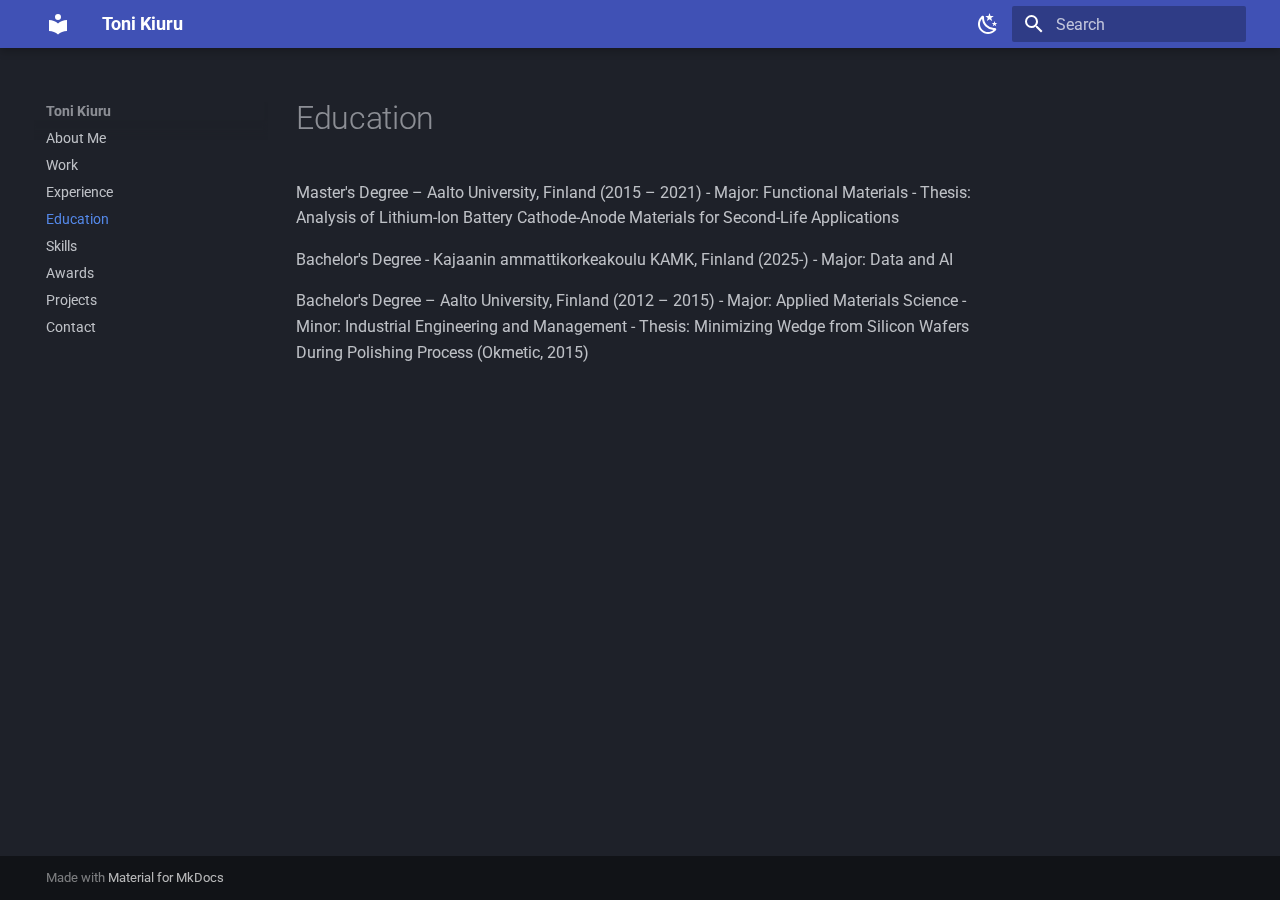
<file: education/index.html>
<!doctype html>
<html lang="en" class="no-js">
  <head>
    
      <meta charset="utf-8">
      <meta name="viewport" content="width=device-width,initial-scale=1">
      
        <meta name="description" content="CV">
      
      
        <meta name="author" content="Toni Kiuru">
      
      
        <link rel="canonical" href="https://Tonzium.github.io/Tonzium.github.io/education/">
      
      
        <link rel="prev" href="../experience/">
      
      
        <link rel="next" href="../skills/">
      
      
      <link rel="icon" href="../assets/images/favicon.png">
      <meta name="generator" content="mkdocs-1.6.1, mkdocs-material-9.6.20">
    
    
      
        <title>Education - Toni Kiuru</title>
      
    
    
      <link rel="stylesheet" href="../assets/stylesheets/main.e53b48f4.min.css">
      
        
        <link rel="stylesheet" href="../assets/stylesheets/palette.06af60db.min.css">
      
      


    
    
      
    
    
      
        
        
        <link rel="preconnect" href="https://fonts.gstatic.com" crossorigin>
        <link rel="stylesheet" href="https://fonts.googleapis.com/css?family=Roboto:300,300i,400,400i,700,700i%7CRoboto+Mono:400,400i,700,700i&display=fallback">
        <style>:root{--md-text-font:"Roboto";--md-code-font:"Roboto Mono"}</style>
      
    
    
    <script>__md_scope=new URL("..",location),__md_hash=e=>[...e].reduce(((e,_)=>(e<<5)-e+_.charCodeAt(0)),0),__md_get=(e,_=localStorage,t=__md_scope)=>JSON.parse(_.getItem(t.pathname+"."+e)),__md_set=(e,_,t=localStorage,a=__md_scope)=>{try{t.setItem(a.pathname+"."+e,JSON.stringify(_))}catch(e){}}</script>
    
      

    
    
    
  </head>
  
  
    
    
      
    
    
    
    
    <body dir="ltr" data-md-color-scheme="slate" data-md-color-primary="indigo" data-md-color-accent="indigo">
  
    
    <input class="md-toggle" data-md-toggle="drawer" type="checkbox" id="__drawer" autocomplete="off">
    <input class="md-toggle" data-md-toggle="search" type="checkbox" id="__search" autocomplete="off">
    <label class="md-overlay" for="__drawer"></label>
    <div data-md-component="skip">
      
        
        <a href="#education" class="md-skip">
          Skip to content
        </a>
      
    </div>
    <div data-md-component="announce">
      
    </div>
    
    
      

  

<header class="md-header md-header--shadow" data-md-component="header">
  <nav class="md-header__inner md-grid" aria-label="Header">
    <a href=".." title="Toni Kiuru" class="md-header__button md-logo" aria-label="Toni Kiuru" data-md-component="logo">
      
  
  <svg xmlns="http://www.w3.org/2000/svg" viewBox="0 0 24 24"><path d="M12 8a3 3 0 0 0 3-3 3 3 0 0 0-3-3 3 3 0 0 0-3 3 3 3 0 0 0 3 3m0 3.54C9.64 9.35 6.5 8 3 8v11c3.5 0 6.64 1.35 9 3.54 2.36-2.19 5.5-3.54 9-3.54V8c-3.5 0-6.64 1.35-9 3.54"/></svg>

    </a>
    <label class="md-header__button md-icon" for="__drawer">
      
      <svg xmlns="http://www.w3.org/2000/svg" viewBox="0 0 24 24"><path d="M3 6h18v2H3zm0 5h18v2H3zm0 5h18v2H3z"/></svg>
    </label>
    <div class="md-header__title" data-md-component="header-title">
      <div class="md-header__ellipsis">
        <div class="md-header__topic">
          <span class="md-ellipsis">
            Toni Kiuru
          </span>
        </div>
        <div class="md-header__topic" data-md-component="header-topic">
          <span class="md-ellipsis">
            
              Education
            
          </span>
        </div>
      </div>
    </div>
    
      
        <form class="md-header__option" data-md-component="palette">
  
    
    
    
    <input class="md-option" data-md-color-media="" data-md-color-scheme="slate" data-md-color-primary="indigo" data-md-color-accent="indigo"  aria-label="Switch to light mode"  type="radio" name="__palette" id="__palette_0">
    
      <label class="md-header__button md-icon" title="Switch to light mode" for="__palette_1" hidden>
        <svg xmlns="http://www.w3.org/2000/svg" viewBox="0 0 24 24"><path d="m17.75 4.09-2.53 1.94.91 3.06-2.63-1.81-2.63 1.81.91-3.06-2.53-1.94L12.44 4l1.06-3 1.06 3zm3.5 6.91-1.64 1.25.59 1.98-1.7-1.17-1.7 1.17.59-1.98L15.75 11l2.06-.05L18.5 9l.69 1.95zm-2.28 4.95c.83-.08 1.72 1.1 1.19 1.85-.32.45-.66.87-1.08 1.27C15.17 23 8.84 23 4.94 19.07c-3.91-3.9-3.91-10.24 0-14.14.4-.4.82-.76 1.27-1.08.75-.53 1.93.36 1.85 1.19-.27 2.86.69 5.83 2.89 8.02a9.96 9.96 0 0 0 8.02 2.89m-1.64 2.02a12.08 12.08 0 0 1-7.8-3.47c-2.17-2.19-3.33-5-3.49-7.82-2.81 3.14-2.7 7.96.31 10.98 3.02 3.01 7.84 3.12 10.98.31"/></svg>
      </label>
    
  
    
    
    
    <input class="md-option" data-md-color-media="" data-md-color-scheme="default" data-md-color-primary="indigo" data-md-color-accent="indigo"  aria-label="Switch to dark mode"  type="radio" name="__palette" id="__palette_1">
    
      <label class="md-header__button md-icon" title="Switch to dark mode" for="__palette_0" hidden>
        <svg xmlns="http://www.w3.org/2000/svg" viewBox="0 0 24 24"><path d="M12 7a5 5 0 0 1 5 5 5 5 0 0 1-5 5 5 5 0 0 1-5-5 5 5 0 0 1 5-5m0 2a3 3 0 0 0-3 3 3 3 0 0 0 3 3 3 3 0 0 0 3-3 3 3 0 0 0-3-3m0-7 2.39 3.42C13.65 5.15 12.84 5 12 5s-1.65.15-2.39.42zM3.34 7l4.16-.35A7.2 7.2 0 0 0 5.94 8.5c-.44.74-.69 1.5-.83 2.29zm.02 10 1.76-3.77a7.131 7.131 0 0 0 2.38 4.14zM20.65 7l-1.77 3.79a7.02 7.02 0 0 0-2.38-4.15zm-.01 10-4.14.36c.59-.51 1.12-1.14 1.54-1.86.42-.73.69-1.5.83-2.29zM12 22l-2.41-3.44c.74.27 1.55.44 2.41.44.82 0 1.63-.17 2.37-.44z"/></svg>
      </label>
    
  
</form>
      
    
    
      <script>var palette=__md_get("__palette");if(palette&&palette.color){if("(prefers-color-scheme)"===palette.color.media){var media=matchMedia("(prefers-color-scheme: light)"),input=document.querySelector(media.matches?"[data-md-color-media='(prefers-color-scheme: light)']":"[data-md-color-media='(prefers-color-scheme: dark)']");palette.color.media=input.getAttribute("data-md-color-media"),palette.color.scheme=input.getAttribute("data-md-color-scheme"),palette.color.primary=input.getAttribute("data-md-color-primary"),palette.color.accent=input.getAttribute("data-md-color-accent")}for(var[key,value]of Object.entries(palette.color))document.body.setAttribute("data-md-color-"+key,value)}</script>
    
    
    
      
      
        <label class="md-header__button md-icon" for="__search">
          
          <svg xmlns="http://www.w3.org/2000/svg" viewBox="0 0 24 24"><path d="M9.5 3A6.5 6.5 0 0 1 16 9.5c0 1.61-.59 3.09-1.56 4.23l.27.27h.79l5 5-1.5 1.5-5-5v-.79l-.27-.27A6.52 6.52 0 0 1 9.5 16 6.5 6.5 0 0 1 3 9.5 6.5 6.5 0 0 1 9.5 3m0 2C7 5 5 7 5 9.5S7 14 9.5 14 14 12 14 9.5 12 5 9.5 5"/></svg>
        </label>
        <div class="md-search" data-md-component="search" role="dialog">
  <label class="md-search__overlay" for="__search"></label>
  <div class="md-search__inner" role="search">
    <form class="md-search__form" name="search">
      <input type="text" class="md-search__input" name="query" aria-label="Search" placeholder="Search" autocapitalize="off" autocorrect="off" autocomplete="off" spellcheck="false" data-md-component="search-query" required>
      <label class="md-search__icon md-icon" for="__search">
        
        <svg xmlns="http://www.w3.org/2000/svg" viewBox="0 0 24 24"><path d="M9.5 3A6.5 6.5 0 0 1 16 9.5c0 1.61-.59 3.09-1.56 4.23l.27.27h.79l5 5-1.5 1.5-5-5v-.79l-.27-.27A6.52 6.52 0 0 1 9.5 16 6.5 6.5 0 0 1 3 9.5 6.5 6.5 0 0 1 9.5 3m0 2C7 5 5 7 5 9.5S7 14 9.5 14 14 12 14 9.5 12 5 9.5 5"/></svg>
        
        <svg xmlns="http://www.w3.org/2000/svg" viewBox="0 0 24 24"><path d="M20 11v2H8l5.5 5.5-1.42 1.42L4.16 12l7.92-7.92L13.5 5.5 8 11z"/></svg>
      </label>
      <nav class="md-search__options" aria-label="Search">
        
        <button type="reset" class="md-search__icon md-icon" title="Clear" aria-label="Clear" tabindex="-1">
          
          <svg xmlns="http://www.w3.org/2000/svg" viewBox="0 0 24 24"><path d="M19 6.41 17.59 5 12 10.59 6.41 5 5 6.41 10.59 12 5 17.59 6.41 19 12 13.41 17.59 19 19 17.59 13.41 12z"/></svg>
        </button>
      </nav>
      
    </form>
    <div class="md-search__output">
      <div class="md-search__scrollwrap" tabindex="0" data-md-scrollfix>
        <div class="md-search-result" data-md-component="search-result">
          <div class="md-search-result__meta">
            Initializing search
          </div>
          <ol class="md-search-result__list" role="presentation"></ol>
        </div>
      </div>
    </div>
  </div>
</div>
      
    
    
  </nav>
  
</header>
    
    <div class="md-container" data-md-component="container">
      
      
        
          
        
      
      <main class="md-main" data-md-component="main">
        <div class="md-main__inner md-grid">
          
            
              
              <div class="md-sidebar md-sidebar--primary" data-md-component="sidebar" data-md-type="navigation" >
                <div class="md-sidebar__scrollwrap">
                  <div class="md-sidebar__inner">
                    



<nav class="md-nav md-nav--primary" aria-label="Navigation" data-md-level="0">
  <label class="md-nav__title" for="__drawer">
    <a href=".." title="Toni Kiuru" class="md-nav__button md-logo" aria-label="Toni Kiuru" data-md-component="logo">
      
  
  <svg xmlns="http://www.w3.org/2000/svg" viewBox="0 0 24 24"><path d="M12 8a3 3 0 0 0 3-3 3 3 0 0 0-3-3 3 3 0 0 0-3 3 3 3 0 0 0 3 3m0 3.54C9.64 9.35 6.5 8 3 8v11c3.5 0 6.64 1.35 9 3.54 2.36-2.19 5.5-3.54 9-3.54V8c-3.5 0-6.64 1.35-9 3.54"/></svg>

    </a>
    Toni Kiuru
  </label>
  
  <ul class="md-nav__list" data-md-scrollfix>
    
      
      
  
  
  
  
    <li class="md-nav__item">
      <a href=".." class="md-nav__link">
        
  
  
  <span class="md-ellipsis">
    About Me
    
  </span>
  

      </a>
    </li>
  

    
      
      
  
  
  
  
    <li class="md-nav__item">
      <a href="../work/" class="md-nav__link">
        
  
  
  <span class="md-ellipsis">
    Work
    
  </span>
  

      </a>
    </li>
  

    
      
      
  
  
  
  
    <li class="md-nav__item">
      <a href="../experience/" class="md-nav__link">
        
  
  
  <span class="md-ellipsis">
    Experience
    
  </span>
  

      </a>
    </li>
  

    
      
      
  
  
    
  
  
  
    <li class="md-nav__item md-nav__item--active">
      
      <input class="md-nav__toggle md-toggle" type="checkbox" id="__toc">
      
      
        
      
      
      <a href="./" class="md-nav__link md-nav__link--active">
        
  
  
  <span class="md-ellipsis">
    Education
    
  </span>
  

      </a>
      
    </li>
  

    
      
      
  
  
  
  
    <li class="md-nav__item">
      <a href="../skills/" class="md-nav__link">
        
  
  
  <span class="md-ellipsis">
    Skills
    
  </span>
  

      </a>
    </li>
  

    
      
      
  
  
  
  
    <li class="md-nav__item">
      <a href="../awards/" class="md-nav__link">
        
  
  
  <span class="md-ellipsis">
    Awards
    
  </span>
  

      </a>
    </li>
  

    
      
      
  
  
  
  
    <li class="md-nav__item">
      <a href="../projects/" class="md-nav__link">
        
  
  
  <span class="md-ellipsis">
    Projects
    
  </span>
  

      </a>
    </li>
  

    
      
      
  
  
  
  
    <li class="md-nav__item">
      <a href="../contact/" class="md-nav__link">
        
  
  
  <span class="md-ellipsis">
    Contact
    
  </span>
  

      </a>
    </li>
  

    
  </ul>
</nav>
                  </div>
                </div>
              </div>
            
            
              
              <div class="md-sidebar md-sidebar--secondary" data-md-component="sidebar" data-md-type="toc" >
                <div class="md-sidebar__scrollwrap">
                  <div class="md-sidebar__inner">
                    

<nav class="md-nav md-nav--secondary" aria-label="Table of contents">
  
  
  
    
  
  
</nav>
                  </div>
                </div>
              </div>
            
          
          
            <div class="md-content" data-md-component="content">
              <article class="md-content__inner md-typeset">
                
                  



<h1 id="education">Education</h1>
<p>Master's Degree – Aalto University, Finland (2015 – 2021)
- Major: Functional Materials
- Thesis: Analysis of Lithium-Ion Battery Cathode-Anode Materials for Second-Life Applications</p>
<p>Bachelor's Degree - Kajaanin ammattikorkeakoulu KAMK, Finland (2025-)
- Major: Data and AI</p>
<p>Bachelor's Degree – Aalto University, Finland (2012 – 2015)
- Major: Applied Materials Science
- Minor: Industrial Engineering and Management
- Thesis: Minimizing Wedge from Silicon Wafers During Polishing Process (Okmetic, 2015)</p>












                
              </article>
            </div>
          
          
<script>var target=document.getElementById(location.hash.slice(1));target&&target.name&&(target.checked=target.name.startsWith("__tabbed_"))</script>
        </div>
        
      </main>
      
        <footer class="md-footer">
  
  <div class="md-footer-meta md-typeset">
    <div class="md-footer-meta__inner md-grid">
      <div class="md-copyright">
  
  
    Made with
    <a href="https://squidfunk.github.io/mkdocs-material/" target="_blank" rel="noopener">
      Material for MkDocs
    </a>
  
</div>
      
    </div>
  </div>
</footer>
      
    </div>
    <div class="md-dialog" data-md-component="dialog">
      <div class="md-dialog__inner md-typeset"></div>
    </div>
    
    
    
      
      <script id="__config" type="application/json">{"base": "..", "features": [], "search": "../assets/javascripts/workers/search.973d3a69.min.js", "tags": null, "translations": {"clipboard.copied": "Copied to clipboard", "clipboard.copy": "Copy to clipboard", "search.result.more.one": "1 more on this page", "search.result.more.other": "# more on this page", "search.result.none": "No matching documents", "search.result.one": "1 matching document", "search.result.other": "# matching documents", "search.result.placeholder": "Type to start searching", "search.result.term.missing": "Missing", "select.version": "Select version"}, "version": null}</script>
    
    
      <script src="../assets/javascripts/bundle.f55a23d4.min.js"></script>
      
    
  </body>
</html>
</file>
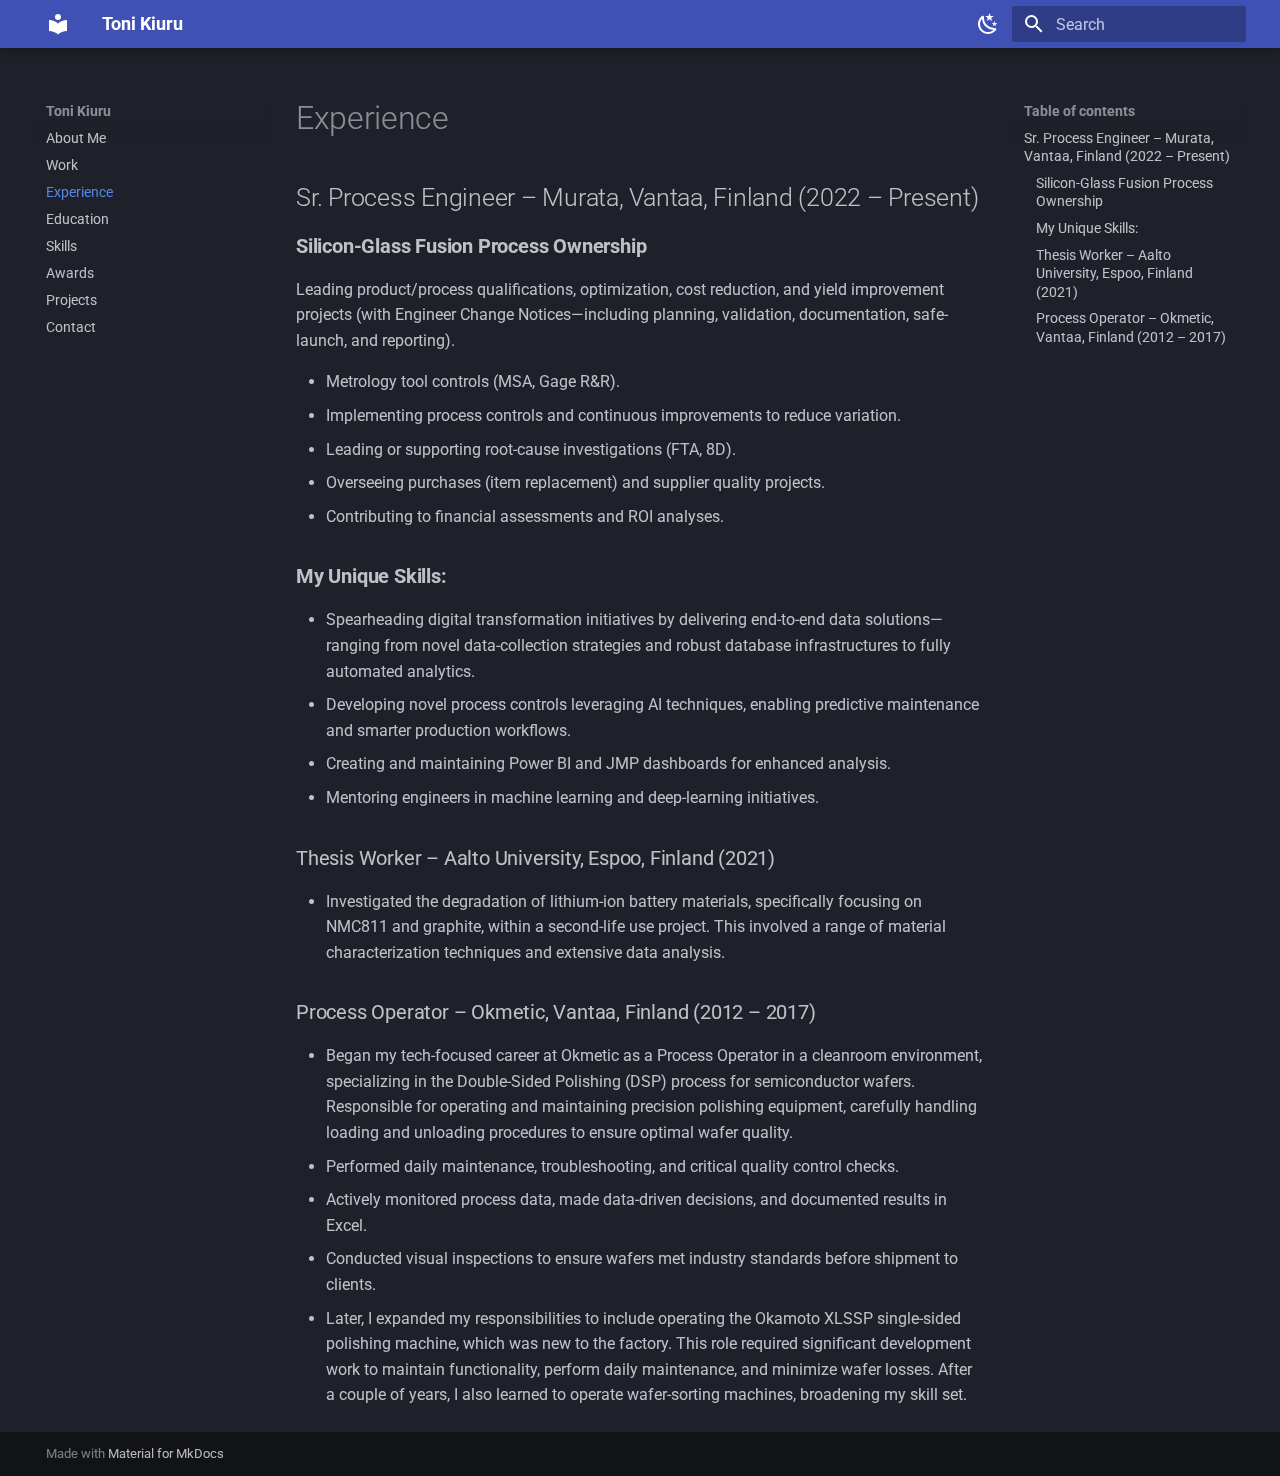
<file: experience/index.html>
<!doctype html>
<html lang="en" class="no-js">
  <head>
    
      <meta charset="utf-8">
      <meta name="viewport" content="width=device-width,initial-scale=1">
      
        <meta name="description" content="CV">
      
      
        <meta name="author" content="Toni Kiuru">
      
      
        <link rel="canonical" href="https://Tonzium.github.io/Tonzium.github.io/experience/">
      
      
        <link rel="prev" href="../work/">
      
      
        <link rel="next" href="../education/">
      
      
      <link rel="icon" href="../assets/images/favicon.png">
      <meta name="generator" content="mkdocs-1.6.1, mkdocs-material-9.6.20">
    
    
      
        <title>Experience - Toni Kiuru</title>
      
    
    
      <link rel="stylesheet" href="../assets/stylesheets/main.e53b48f4.min.css">
      
        
        <link rel="stylesheet" href="../assets/stylesheets/palette.06af60db.min.css">
      
      


    
    
      
    
    
      
        
        
        <link rel="preconnect" href="https://fonts.gstatic.com" crossorigin>
        <link rel="stylesheet" href="https://fonts.googleapis.com/css?family=Roboto:300,300i,400,400i,700,700i%7CRoboto+Mono:400,400i,700,700i&display=fallback">
        <style>:root{--md-text-font:"Roboto";--md-code-font:"Roboto Mono"}</style>
      
    
    
    <script>__md_scope=new URL("..",location),__md_hash=e=>[...e].reduce(((e,_)=>(e<<5)-e+_.charCodeAt(0)),0),__md_get=(e,_=localStorage,t=__md_scope)=>JSON.parse(_.getItem(t.pathname+"."+e)),__md_set=(e,_,t=localStorage,a=__md_scope)=>{try{t.setItem(a.pathname+"."+e,JSON.stringify(_))}catch(e){}}</script>
    
      

    
    
    
  </head>
  
  
    
    
      
    
    
    
    
    <body dir="ltr" data-md-color-scheme="slate" data-md-color-primary="indigo" data-md-color-accent="indigo">
  
    
    <input class="md-toggle" data-md-toggle="drawer" type="checkbox" id="__drawer" autocomplete="off">
    <input class="md-toggle" data-md-toggle="search" type="checkbox" id="__search" autocomplete="off">
    <label class="md-overlay" for="__drawer"></label>
    <div data-md-component="skip">
      
        
        <a href="#experience" class="md-skip">
          Skip to content
        </a>
      
    </div>
    <div data-md-component="announce">
      
    </div>
    
    
      

  

<header class="md-header md-header--shadow" data-md-component="header">
  <nav class="md-header__inner md-grid" aria-label="Header">
    <a href=".." title="Toni Kiuru" class="md-header__button md-logo" aria-label="Toni Kiuru" data-md-component="logo">
      
  
  <svg xmlns="http://www.w3.org/2000/svg" viewBox="0 0 24 24"><path d="M12 8a3 3 0 0 0 3-3 3 3 0 0 0-3-3 3 3 0 0 0-3 3 3 3 0 0 0 3 3m0 3.54C9.64 9.35 6.5 8 3 8v11c3.5 0 6.64 1.35 9 3.54 2.36-2.19 5.5-3.54 9-3.54V8c-3.5 0-6.64 1.35-9 3.54"/></svg>

    </a>
    <label class="md-header__button md-icon" for="__drawer">
      
      <svg xmlns="http://www.w3.org/2000/svg" viewBox="0 0 24 24"><path d="M3 6h18v2H3zm0 5h18v2H3zm0 5h18v2H3z"/></svg>
    </label>
    <div class="md-header__title" data-md-component="header-title">
      <div class="md-header__ellipsis">
        <div class="md-header__topic">
          <span class="md-ellipsis">
            Toni Kiuru
          </span>
        </div>
        <div class="md-header__topic" data-md-component="header-topic">
          <span class="md-ellipsis">
            
              Experience
            
          </span>
        </div>
      </div>
    </div>
    
      
        <form class="md-header__option" data-md-component="palette">
  
    
    
    
    <input class="md-option" data-md-color-media="" data-md-color-scheme="slate" data-md-color-primary="indigo" data-md-color-accent="indigo"  aria-label="Switch to light mode"  type="radio" name="__palette" id="__palette_0">
    
      <label class="md-header__button md-icon" title="Switch to light mode" for="__palette_1" hidden>
        <svg xmlns="http://www.w3.org/2000/svg" viewBox="0 0 24 24"><path d="m17.75 4.09-2.53 1.94.91 3.06-2.63-1.81-2.63 1.81.91-3.06-2.53-1.94L12.44 4l1.06-3 1.06 3zm3.5 6.91-1.64 1.25.59 1.98-1.7-1.17-1.7 1.17.59-1.98L15.75 11l2.06-.05L18.5 9l.69 1.95zm-2.28 4.95c.83-.08 1.72 1.1 1.19 1.85-.32.45-.66.87-1.08 1.27C15.17 23 8.84 23 4.94 19.07c-3.91-3.9-3.91-10.24 0-14.14.4-.4.82-.76 1.27-1.08.75-.53 1.93.36 1.85 1.19-.27 2.86.69 5.83 2.89 8.02a9.96 9.96 0 0 0 8.02 2.89m-1.64 2.02a12.08 12.08 0 0 1-7.8-3.47c-2.17-2.19-3.33-5-3.49-7.82-2.81 3.14-2.7 7.96.31 10.98 3.02 3.01 7.84 3.12 10.98.31"/></svg>
      </label>
    
  
    
    
    
    <input class="md-option" data-md-color-media="" data-md-color-scheme="default" data-md-color-primary="indigo" data-md-color-accent="indigo"  aria-label="Switch to dark mode"  type="radio" name="__palette" id="__palette_1">
    
      <label class="md-header__button md-icon" title="Switch to dark mode" for="__palette_0" hidden>
        <svg xmlns="http://www.w3.org/2000/svg" viewBox="0 0 24 24"><path d="M12 7a5 5 0 0 1 5 5 5 5 0 0 1-5 5 5 5 0 0 1-5-5 5 5 0 0 1 5-5m0 2a3 3 0 0 0-3 3 3 3 0 0 0 3 3 3 3 0 0 0 3-3 3 3 0 0 0-3-3m0-7 2.39 3.42C13.65 5.15 12.84 5 12 5s-1.65.15-2.39.42zM3.34 7l4.16-.35A7.2 7.2 0 0 0 5.94 8.5c-.44.74-.69 1.5-.83 2.29zm.02 10 1.76-3.77a7.131 7.131 0 0 0 2.38 4.14zM20.65 7l-1.77 3.79a7.02 7.02 0 0 0-2.38-4.15zm-.01 10-4.14.36c.59-.51 1.12-1.14 1.54-1.86.42-.73.69-1.5.83-2.29zM12 22l-2.41-3.44c.74.27 1.55.44 2.41.44.82 0 1.63-.17 2.37-.44z"/></svg>
      </label>
    
  
</form>
      
    
    
      <script>var palette=__md_get("__palette");if(palette&&palette.color){if("(prefers-color-scheme)"===palette.color.media){var media=matchMedia("(prefers-color-scheme: light)"),input=document.querySelector(media.matches?"[data-md-color-media='(prefers-color-scheme: light)']":"[data-md-color-media='(prefers-color-scheme: dark)']");palette.color.media=input.getAttribute("data-md-color-media"),palette.color.scheme=input.getAttribute("data-md-color-scheme"),palette.color.primary=input.getAttribute("data-md-color-primary"),palette.color.accent=input.getAttribute("data-md-color-accent")}for(var[key,value]of Object.entries(palette.color))document.body.setAttribute("data-md-color-"+key,value)}</script>
    
    
    
      
      
        <label class="md-header__button md-icon" for="__search">
          
          <svg xmlns="http://www.w3.org/2000/svg" viewBox="0 0 24 24"><path d="M9.5 3A6.5 6.5 0 0 1 16 9.5c0 1.61-.59 3.09-1.56 4.23l.27.27h.79l5 5-1.5 1.5-5-5v-.79l-.27-.27A6.52 6.52 0 0 1 9.5 16 6.5 6.5 0 0 1 3 9.5 6.5 6.5 0 0 1 9.5 3m0 2C7 5 5 7 5 9.5S7 14 9.5 14 14 12 14 9.5 12 5 9.5 5"/></svg>
        </label>
        <div class="md-search" data-md-component="search" role="dialog">
  <label class="md-search__overlay" for="__search"></label>
  <div class="md-search__inner" role="search">
    <form class="md-search__form" name="search">
      <input type="text" class="md-search__input" name="query" aria-label="Search" placeholder="Search" autocapitalize="off" autocorrect="off" autocomplete="off" spellcheck="false" data-md-component="search-query" required>
      <label class="md-search__icon md-icon" for="__search">
        
        <svg xmlns="http://www.w3.org/2000/svg" viewBox="0 0 24 24"><path d="M9.5 3A6.5 6.5 0 0 1 16 9.5c0 1.61-.59 3.09-1.56 4.23l.27.27h.79l5 5-1.5 1.5-5-5v-.79l-.27-.27A6.52 6.52 0 0 1 9.5 16 6.5 6.5 0 0 1 3 9.5 6.5 6.5 0 0 1 9.5 3m0 2C7 5 5 7 5 9.5S7 14 9.5 14 14 12 14 9.5 12 5 9.5 5"/></svg>
        
        <svg xmlns="http://www.w3.org/2000/svg" viewBox="0 0 24 24"><path d="M20 11v2H8l5.5 5.5-1.42 1.42L4.16 12l7.92-7.92L13.5 5.5 8 11z"/></svg>
      </label>
      <nav class="md-search__options" aria-label="Search">
        
        <button type="reset" class="md-search__icon md-icon" title="Clear" aria-label="Clear" tabindex="-1">
          
          <svg xmlns="http://www.w3.org/2000/svg" viewBox="0 0 24 24"><path d="M19 6.41 17.59 5 12 10.59 6.41 5 5 6.41 10.59 12 5 17.59 6.41 19 12 13.41 17.59 19 19 17.59 13.41 12z"/></svg>
        </button>
      </nav>
      
    </form>
    <div class="md-search__output">
      <div class="md-search__scrollwrap" tabindex="0" data-md-scrollfix>
        <div class="md-search-result" data-md-component="search-result">
          <div class="md-search-result__meta">
            Initializing search
          </div>
          <ol class="md-search-result__list" role="presentation"></ol>
        </div>
      </div>
    </div>
  </div>
</div>
      
    
    
  </nav>
  
</header>
    
    <div class="md-container" data-md-component="container">
      
      
        
          
        
      
      <main class="md-main" data-md-component="main">
        <div class="md-main__inner md-grid">
          
            
              
              <div class="md-sidebar md-sidebar--primary" data-md-component="sidebar" data-md-type="navigation" >
                <div class="md-sidebar__scrollwrap">
                  <div class="md-sidebar__inner">
                    



<nav class="md-nav md-nav--primary" aria-label="Navigation" data-md-level="0">
  <label class="md-nav__title" for="__drawer">
    <a href=".." title="Toni Kiuru" class="md-nav__button md-logo" aria-label="Toni Kiuru" data-md-component="logo">
      
  
  <svg xmlns="http://www.w3.org/2000/svg" viewBox="0 0 24 24"><path d="M12 8a3 3 0 0 0 3-3 3 3 0 0 0-3-3 3 3 0 0 0-3 3 3 3 0 0 0 3 3m0 3.54C9.64 9.35 6.5 8 3 8v11c3.5 0 6.64 1.35 9 3.54 2.36-2.19 5.5-3.54 9-3.54V8c-3.5 0-6.64 1.35-9 3.54"/></svg>

    </a>
    Toni Kiuru
  </label>
  
  <ul class="md-nav__list" data-md-scrollfix>
    
      
      
  
  
  
  
    <li class="md-nav__item">
      <a href=".." class="md-nav__link">
        
  
  
  <span class="md-ellipsis">
    About Me
    
  </span>
  

      </a>
    </li>
  

    
      
      
  
  
  
  
    <li class="md-nav__item">
      <a href="../work/" class="md-nav__link">
        
  
  
  <span class="md-ellipsis">
    Work
    
  </span>
  

      </a>
    </li>
  

    
      
      
  
  
    
  
  
  
    <li class="md-nav__item md-nav__item--active">
      
      <input class="md-nav__toggle md-toggle" type="checkbox" id="__toc">
      
      
        
      
      
        <label class="md-nav__link md-nav__link--active" for="__toc">
          
  
  
  <span class="md-ellipsis">
    Experience
    
  </span>
  

          <span class="md-nav__icon md-icon"></span>
        </label>
      
      <a href="./" class="md-nav__link md-nav__link--active">
        
  
  
  <span class="md-ellipsis">
    Experience
    
  </span>
  

      </a>
      
        

<nav class="md-nav md-nav--secondary" aria-label="Table of contents">
  
  
  
    
  
  
    <label class="md-nav__title" for="__toc">
      <span class="md-nav__icon md-icon"></span>
      Table of contents
    </label>
    <ul class="md-nav__list" data-md-component="toc" data-md-scrollfix>
      
        <li class="md-nav__item">
  <a href="#sr-process-engineer-murata-vantaa-finland-2022-present" class="md-nav__link">
    <span class="md-ellipsis">
      Sr. Process Engineer – Murata, Vantaa, Finland (2022 – Present)
    </span>
  </a>
  
    <nav class="md-nav" aria-label="Sr. Process Engineer – Murata, Vantaa, Finland (2022 – Present)">
      <ul class="md-nav__list">
        
          <li class="md-nav__item">
  <a href="#silicon-glass-fusion-process-ownership" class="md-nav__link">
    <span class="md-ellipsis">
      Silicon-Glass Fusion Process Ownership
    </span>
  </a>
  
</li>
        
          <li class="md-nav__item">
  <a href="#my-unique-skills" class="md-nav__link">
    <span class="md-ellipsis">
      My Unique Skills:
    </span>
  </a>
  
</li>
        
          <li class="md-nav__item">
  <a href="#thesis-worker-aalto-university-espoo-finland-2021" class="md-nav__link">
    <span class="md-ellipsis">
      Thesis Worker – Aalto University, Espoo, Finland (2021)
    </span>
  </a>
  
</li>
        
          <li class="md-nav__item">
  <a href="#process-operator-okmetic-vantaa-finland-2012-2017" class="md-nav__link">
    <span class="md-ellipsis">
      Process Operator – Okmetic, Vantaa, Finland (2012 – 2017)
    </span>
  </a>
  
</li>
        
      </ul>
    </nav>
  
</li>
      
    </ul>
  
</nav>
      
    </li>
  

    
      
      
  
  
  
  
    <li class="md-nav__item">
      <a href="../education/" class="md-nav__link">
        
  
  
  <span class="md-ellipsis">
    Education
    
  </span>
  

      </a>
    </li>
  

    
      
      
  
  
  
  
    <li class="md-nav__item">
      <a href="../skills/" class="md-nav__link">
        
  
  
  <span class="md-ellipsis">
    Skills
    
  </span>
  

      </a>
    </li>
  

    
      
      
  
  
  
  
    <li class="md-nav__item">
      <a href="../awards/" class="md-nav__link">
        
  
  
  <span class="md-ellipsis">
    Awards
    
  </span>
  

      </a>
    </li>
  

    
      
      
  
  
  
  
    <li class="md-nav__item">
      <a href="../projects/" class="md-nav__link">
        
  
  
  <span class="md-ellipsis">
    Projects
    
  </span>
  

      </a>
    </li>
  

    
      
      
  
  
  
  
    <li class="md-nav__item">
      <a href="../contact/" class="md-nav__link">
        
  
  
  <span class="md-ellipsis">
    Contact
    
  </span>
  

      </a>
    </li>
  

    
  </ul>
</nav>
                  </div>
                </div>
              </div>
            
            
              
              <div class="md-sidebar md-sidebar--secondary" data-md-component="sidebar" data-md-type="toc" >
                <div class="md-sidebar__scrollwrap">
                  <div class="md-sidebar__inner">
                    

<nav class="md-nav md-nav--secondary" aria-label="Table of contents">
  
  
  
    
  
  
    <label class="md-nav__title" for="__toc">
      <span class="md-nav__icon md-icon"></span>
      Table of contents
    </label>
    <ul class="md-nav__list" data-md-component="toc" data-md-scrollfix>
      
        <li class="md-nav__item">
  <a href="#sr-process-engineer-murata-vantaa-finland-2022-present" class="md-nav__link">
    <span class="md-ellipsis">
      Sr. Process Engineer – Murata, Vantaa, Finland (2022 – Present)
    </span>
  </a>
  
    <nav class="md-nav" aria-label="Sr. Process Engineer – Murata, Vantaa, Finland (2022 – Present)">
      <ul class="md-nav__list">
        
          <li class="md-nav__item">
  <a href="#silicon-glass-fusion-process-ownership" class="md-nav__link">
    <span class="md-ellipsis">
      Silicon-Glass Fusion Process Ownership
    </span>
  </a>
  
</li>
        
          <li class="md-nav__item">
  <a href="#my-unique-skills" class="md-nav__link">
    <span class="md-ellipsis">
      My Unique Skills:
    </span>
  </a>
  
</li>
        
          <li class="md-nav__item">
  <a href="#thesis-worker-aalto-university-espoo-finland-2021" class="md-nav__link">
    <span class="md-ellipsis">
      Thesis Worker – Aalto University, Espoo, Finland (2021)
    </span>
  </a>
  
</li>
        
          <li class="md-nav__item">
  <a href="#process-operator-okmetic-vantaa-finland-2012-2017" class="md-nav__link">
    <span class="md-ellipsis">
      Process Operator – Okmetic, Vantaa, Finland (2012 – 2017)
    </span>
  </a>
  
</li>
        
      </ul>
    </nav>
  
</li>
      
    </ul>
  
</nav>
                  </div>
                </div>
              </div>
            
          
          
            <div class="md-content" data-md-component="content">
              <article class="md-content__inner md-typeset">
                
                  



<h1 id="experience">Experience</h1>
<h2 id="sr-process-engineer-murata-vantaa-finland-2022-present">Sr. Process Engineer – Murata, Vantaa, Finland (2022 – Present)</h2>
<h3 id="silicon-glass-fusion-process-ownership"><strong>Silicon-Glass Fusion Process Ownership</strong></h3>
<p>Leading product/process qualifications, optimization, cost reduction, and yield improvement projects (with Engineer Change Notices—including planning, validation, documentation, safe-launch, and reporting).</p>
<ul>
<li>Metrology tool controls (MSA, Gage R&amp;R).</li>
<li>Implementing process controls and continuous improvements to reduce variation.</li>
<li>Leading or supporting root-cause investigations (FTA, 8D).</li>
<li>Overseeing purchases (item replacement) and supplier quality projects.</li>
<li>Contributing to financial assessments and ROI analyses.</li>
</ul>
<h3 id="my-unique-skills"><strong>My Unique Skills:</strong></h3>
<ul>
<li>Spearheading digital transformation initiatives by delivering end-to-end data solutions—ranging from novel data-collection strategies and robust database infrastructures to fully automated analytics.</li>
<li>Developing novel process controls leveraging AI techniques, enabling predictive maintenance and smarter production workflows.</li>
<li>Creating and maintaining Power BI and JMP dashboards for enhanced analysis.</li>
<li>Mentoring engineers in machine learning and deep-learning initiatives.</li>
</ul>
<h3 id="thesis-worker-aalto-university-espoo-finland-2021">Thesis Worker – Aalto University, Espoo, Finland (2021)</h3>
<ul>
<li>Investigated the degradation of lithium-ion battery materials, specifically focusing on NMC811 and graphite, within a second-life use project. This involved a range of material characterization techniques and extensive data analysis.</li>
</ul>
<h3 id="process-operator-okmetic-vantaa-finland-2012-2017">Process Operator – Okmetic, Vantaa, Finland (2012 – 2017)</h3>
<ul>
<li>Began my tech-focused career at Okmetic as a Process Operator in a cleanroom environment, specializing in the Double-Sided Polishing (DSP) process for semiconductor wafers. Responsible for operating and maintaining precision polishing equipment, carefully handling loading and unloading procedures to ensure optimal wafer quality.</li>
<li>Performed daily maintenance, troubleshooting, and critical quality control checks.</li>
<li>Actively monitored process data, made data-driven decisions, and documented results in Excel.</li>
<li>Conducted visual inspections to ensure wafers met industry standards before shipment to clients.</li>
<li>Later, I expanded my responsibilities to include operating the Okamoto XLSSP single-sided polishing machine, which was new to the factory. This role required significant development work to maintain functionality, perform daily maintenance, and minimize wafer losses. After a couple of years, I also learned to operate wafer-sorting machines, broadening my skill set.</li>
</ul>












                
              </article>
            </div>
          
          
<script>var target=document.getElementById(location.hash.slice(1));target&&target.name&&(target.checked=target.name.startsWith("__tabbed_"))</script>
        </div>
        
      </main>
      
        <footer class="md-footer">
  
  <div class="md-footer-meta md-typeset">
    <div class="md-footer-meta__inner md-grid">
      <div class="md-copyright">
  
  
    Made with
    <a href="https://squidfunk.github.io/mkdocs-material/" target="_blank" rel="noopener">
      Material for MkDocs
    </a>
  
</div>
      
    </div>
  </div>
</footer>
      
    </div>
    <div class="md-dialog" data-md-component="dialog">
      <div class="md-dialog__inner md-typeset"></div>
    </div>
    
    
    
      
      <script id="__config" type="application/json">{"base": "..", "features": [], "search": "../assets/javascripts/workers/search.973d3a69.min.js", "tags": null, "translations": {"clipboard.copied": "Copied to clipboard", "clipboard.copy": "Copy to clipboard", "search.result.more.one": "1 more on this page", "search.result.more.other": "# more on this page", "search.result.none": "No matching documents", "search.result.one": "1 matching document", "search.result.other": "# matching documents", "search.result.placeholder": "Type to start searching", "search.result.term.missing": "Missing", "select.version": "Select version"}, "version": null}</script>
    
    
      <script src="../assets/javascripts/bundle.f55a23d4.min.js"></script>
      
    
  </body>
</html>
</file>
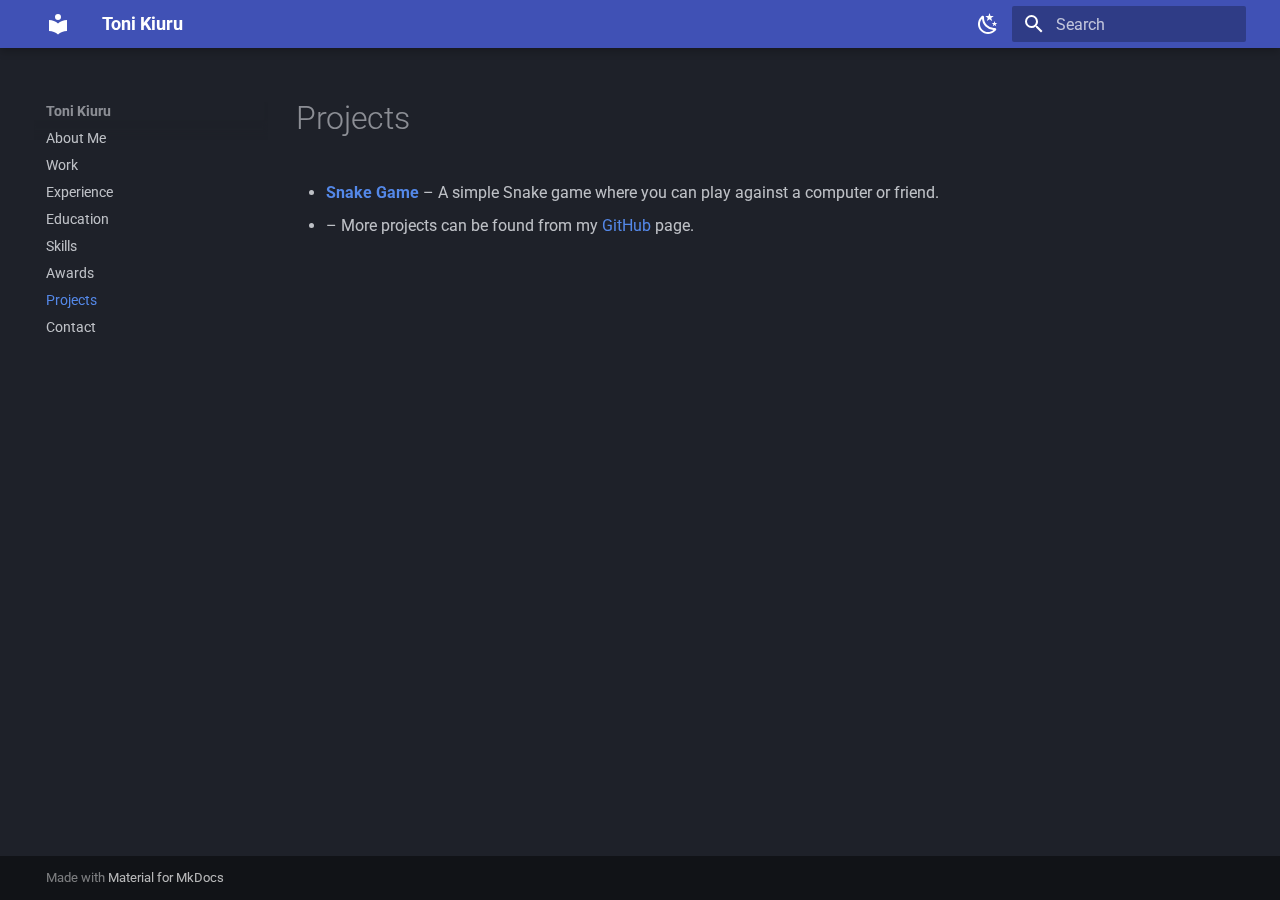
<file: projects/index.html>
<!doctype html>
<html lang="en" class="no-js">
  <head>
    
      <meta charset="utf-8">
      <meta name="viewport" content="width=device-width,initial-scale=1">
      
        <meta name="description" content="CV">
      
      
        <meta name="author" content="Toni Kiuru">
      
      
        <link rel="canonical" href="https://Tonzium.github.io/Tonzium.github.io/projects/">
      
      
        <link rel="prev" href="../awards/">
      
      
        <link rel="next" href="../contact/">
      
      
      <link rel="icon" href="../assets/images/favicon.png">
      <meta name="generator" content="mkdocs-1.6.1, mkdocs-material-9.6.20">
    
    
      
        <title>Projects - Toni Kiuru</title>
      
    
    
      <link rel="stylesheet" href="../assets/stylesheets/main.e53b48f4.min.css">
      
        
        <link rel="stylesheet" href="../assets/stylesheets/palette.06af60db.min.css">
      
      


    
    
      
    
    
      
        
        
        <link rel="preconnect" href="https://fonts.gstatic.com" crossorigin>
        <link rel="stylesheet" href="https://fonts.googleapis.com/css?family=Roboto:300,300i,400,400i,700,700i%7CRoboto+Mono:400,400i,700,700i&display=fallback">
        <style>:root{--md-text-font:"Roboto";--md-code-font:"Roboto Mono"}</style>
      
    
    
    <script>__md_scope=new URL("..",location),__md_hash=e=>[...e].reduce(((e,_)=>(e<<5)-e+_.charCodeAt(0)),0),__md_get=(e,_=localStorage,t=__md_scope)=>JSON.parse(_.getItem(t.pathname+"."+e)),__md_set=(e,_,t=localStorage,a=__md_scope)=>{try{t.setItem(a.pathname+"."+e,JSON.stringify(_))}catch(e){}}</script>
    
      

    
    
    
  </head>
  
  
    
    
      
    
    
    
    
    <body dir="ltr" data-md-color-scheme="slate" data-md-color-primary="indigo" data-md-color-accent="indigo">
  
    
    <input class="md-toggle" data-md-toggle="drawer" type="checkbox" id="__drawer" autocomplete="off">
    <input class="md-toggle" data-md-toggle="search" type="checkbox" id="__search" autocomplete="off">
    <label class="md-overlay" for="__drawer"></label>
    <div data-md-component="skip">
      
        
        <a href="#projects" class="md-skip">
          Skip to content
        </a>
      
    </div>
    <div data-md-component="announce">
      
    </div>
    
    
      

  

<header class="md-header md-header--shadow" data-md-component="header">
  <nav class="md-header__inner md-grid" aria-label="Header">
    <a href=".." title="Toni Kiuru" class="md-header__button md-logo" aria-label="Toni Kiuru" data-md-component="logo">
      
  
  <svg xmlns="http://www.w3.org/2000/svg" viewBox="0 0 24 24"><path d="M12 8a3 3 0 0 0 3-3 3 3 0 0 0-3-3 3 3 0 0 0-3 3 3 3 0 0 0 3 3m0 3.54C9.64 9.35 6.5 8 3 8v11c3.5 0 6.64 1.35 9 3.54 2.36-2.19 5.5-3.54 9-3.54V8c-3.5 0-6.64 1.35-9 3.54"/></svg>

    </a>
    <label class="md-header__button md-icon" for="__drawer">
      
      <svg xmlns="http://www.w3.org/2000/svg" viewBox="0 0 24 24"><path d="M3 6h18v2H3zm0 5h18v2H3zm0 5h18v2H3z"/></svg>
    </label>
    <div class="md-header__title" data-md-component="header-title">
      <div class="md-header__ellipsis">
        <div class="md-header__topic">
          <span class="md-ellipsis">
            Toni Kiuru
          </span>
        </div>
        <div class="md-header__topic" data-md-component="header-topic">
          <span class="md-ellipsis">
            
              Projects
            
          </span>
        </div>
      </div>
    </div>
    
      
        <form class="md-header__option" data-md-component="palette">
  
    
    
    
    <input class="md-option" data-md-color-media="" data-md-color-scheme="slate" data-md-color-primary="indigo" data-md-color-accent="indigo"  aria-label="Switch to light mode"  type="radio" name="__palette" id="__palette_0">
    
      <label class="md-header__button md-icon" title="Switch to light mode" for="__palette_1" hidden>
        <svg xmlns="http://www.w3.org/2000/svg" viewBox="0 0 24 24"><path d="m17.75 4.09-2.53 1.94.91 3.06-2.63-1.81-2.63 1.81.91-3.06-2.53-1.94L12.44 4l1.06-3 1.06 3zm3.5 6.91-1.64 1.25.59 1.98-1.7-1.17-1.7 1.17.59-1.98L15.75 11l2.06-.05L18.5 9l.69 1.95zm-2.28 4.95c.83-.08 1.72 1.1 1.19 1.85-.32.45-.66.87-1.08 1.27C15.17 23 8.84 23 4.94 19.07c-3.91-3.9-3.91-10.24 0-14.14.4-.4.82-.76 1.27-1.08.75-.53 1.93.36 1.85 1.19-.27 2.86.69 5.83 2.89 8.02a9.96 9.96 0 0 0 8.02 2.89m-1.64 2.02a12.08 12.08 0 0 1-7.8-3.47c-2.17-2.19-3.33-5-3.49-7.82-2.81 3.14-2.7 7.96.31 10.98 3.02 3.01 7.84 3.12 10.98.31"/></svg>
      </label>
    
  
    
    
    
    <input class="md-option" data-md-color-media="" data-md-color-scheme="default" data-md-color-primary="indigo" data-md-color-accent="indigo"  aria-label="Switch to dark mode"  type="radio" name="__palette" id="__palette_1">
    
      <label class="md-header__button md-icon" title="Switch to dark mode" for="__palette_0" hidden>
        <svg xmlns="http://www.w3.org/2000/svg" viewBox="0 0 24 24"><path d="M12 7a5 5 0 0 1 5 5 5 5 0 0 1-5 5 5 5 0 0 1-5-5 5 5 0 0 1 5-5m0 2a3 3 0 0 0-3 3 3 3 0 0 0 3 3 3 3 0 0 0 3-3 3 3 0 0 0-3-3m0-7 2.39 3.42C13.65 5.15 12.84 5 12 5s-1.65.15-2.39.42zM3.34 7l4.16-.35A7.2 7.2 0 0 0 5.94 8.5c-.44.74-.69 1.5-.83 2.29zm.02 10 1.76-3.77a7.131 7.131 0 0 0 2.38 4.14zM20.65 7l-1.77 3.79a7.02 7.02 0 0 0-2.38-4.15zm-.01 10-4.14.36c.59-.51 1.12-1.14 1.54-1.86.42-.73.69-1.5.83-2.29zM12 22l-2.41-3.44c.74.27 1.55.44 2.41.44.82 0 1.63-.17 2.37-.44z"/></svg>
      </label>
    
  
</form>
      
    
    
      <script>var palette=__md_get("__palette");if(palette&&palette.color){if("(prefers-color-scheme)"===palette.color.media){var media=matchMedia("(prefers-color-scheme: light)"),input=document.querySelector(media.matches?"[data-md-color-media='(prefers-color-scheme: light)']":"[data-md-color-media='(prefers-color-scheme: dark)']");palette.color.media=input.getAttribute("data-md-color-media"),palette.color.scheme=input.getAttribute("data-md-color-scheme"),palette.color.primary=input.getAttribute("data-md-color-primary"),palette.color.accent=input.getAttribute("data-md-color-accent")}for(var[key,value]of Object.entries(palette.color))document.body.setAttribute("data-md-color-"+key,value)}</script>
    
    
    
      
      
        <label class="md-header__button md-icon" for="__search">
          
          <svg xmlns="http://www.w3.org/2000/svg" viewBox="0 0 24 24"><path d="M9.5 3A6.5 6.5 0 0 1 16 9.5c0 1.61-.59 3.09-1.56 4.23l.27.27h.79l5 5-1.5 1.5-5-5v-.79l-.27-.27A6.52 6.52 0 0 1 9.5 16 6.5 6.5 0 0 1 3 9.5 6.5 6.5 0 0 1 9.5 3m0 2C7 5 5 7 5 9.5S7 14 9.5 14 14 12 14 9.5 12 5 9.5 5"/></svg>
        </label>
        <div class="md-search" data-md-component="search" role="dialog">
  <label class="md-search__overlay" for="__search"></label>
  <div class="md-search__inner" role="search">
    <form class="md-search__form" name="search">
      <input type="text" class="md-search__input" name="query" aria-label="Search" placeholder="Search" autocapitalize="off" autocorrect="off" autocomplete="off" spellcheck="false" data-md-component="search-query" required>
      <label class="md-search__icon md-icon" for="__search">
        
        <svg xmlns="http://www.w3.org/2000/svg" viewBox="0 0 24 24"><path d="M9.5 3A6.5 6.5 0 0 1 16 9.5c0 1.61-.59 3.09-1.56 4.23l.27.27h.79l5 5-1.5 1.5-5-5v-.79l-.27-.27A6.52 6.52 0 0 1 9.5 16 6.5 6.5 0 0 1 3 9.5 6.5 6.5 0 0 1 9.5 3m0 2C7 5 5 7 5 9.5S7 14 9.5 14 14 12 14 9.5 12 5 9.5 5"/></svg>
        
        <svg xmlns="http://www.w3.org/2000/svg" viewBox="0 0 24 24"><path d="M20 11v2H8l5.5 5.5-1.42 1.42L4.16 12l7.92-7.92L13.5 5.5 8 11z"/></svg>
      </label>
      <nav class="md-search__options" aria-label="Search">
        
        <button type="reset" class="md-search__icon md-icon" title="Clear" aria-label="Clear" tabindex="-1">
          
          <svg xmlns="http://www.w3.org/2000/svg" viewBox="0 0 24 24"><path d="M19 6.41 17.59 5 12 10.59 6.41 5 5 6.41 10.59 12 5 17.59 6.41 19 12 13.41 17.59 19 19 17.59 13.41 12z"/></svg>
        </button>
      </nav>
      
    </form>
    <div class="md-search__output">
      <div class="md-search__scrollwrap" tabindex="0" data-md-scrollfix>
        <div class="md-search-result" data-md-component="search-result">
          <div class="md-search-result__meta">
            Initializing search
          </div>
          <ol class="md-search-result__list" role="presentation"></ol>
        </div>
      </div>
    </div>
  </div>
</div>
      
    
    
  </nav>
  
</header>
    
    <div class="md-container" data-md-component="container">
      
      
        
          
        
      
      <main class="md-main" data-md-component="main">
        <div class="md-main__inner md-grid">
          
            
              
              <div class="md-sidebar md-sidebar--primary" data-md-component="sidebar" data-md-type="navigation" >
                <div class="md-sidebar__scrollwrap">
                  <div class="md-sidebar__inner">
                    



<nav class="md-nav md-nav--primary" aria-label="Navigation" data-md-level="0">
  <label class="md-nav__title" for="__drawer">
    <a href=".." title="Toni Kiuru" class="md-nav__button md-logo" aria-label="Toni Kiuru" data-md-component="logo">
      
  
  <svg xmlns="http://www.w3.org/2000/svg" viewBox="0 0 24 24"><path d="M12 8a3 3 0 0 0 3-3 3 3 0 0 0-3-3 3 3 0 0 0-3 3 3 3 0 0 0 3 3m0 3.54C9.64 9.35 6.5 8 3 8v11c3.5 0 6.64 1.35 9 3.54 2.36-2.19 5.5-3.54 9-3.54V8c-3.5 0-6.64 1.35-9 3.54"/></svg>

    </a>
    Toni Kiuru
  </label>
  
  <ul class="md-nav__list" data-md-scrollfix>
    
      
      
  
  
  
  
    <li class="md-nav__item">
      <a href=".." class="md-nav__link">
        
  
  
  <span class="md-ellipsis">
    About Me
    
  </span>
  

      </a>
    </li>
  

    
      
      
  
  
  
  
    <li class="md-nav__item">
      <a href="../work/" class="md-nav__link">
        
  
  
  <span class="md-ellipsis">
    Work
    
  </span>
  

      </a>
    </li>
  

    
      
      
  
  
  
  
    <li class="md-nav__item">
      <a href="../experience/" class="md-nav__link">
        
  
  
  <span class="md-ellipsis">
    Experience
    
  </span>
  

      </a>
    </li>
  

    
      
      
  
  
  
  
    <li class="md-nav__item">
      <a href="../education/" class="md-nav__link">
        
  
  
  <span class="md-ellipsis">
    Education
    
  </span>
  

      </a>
    </li>
  

    
      
      
  
  
  
  
    <li class="md-nav__item">
      <a href="../skills/" class="md-nav__link">
        
  
  
  <span class="md-ellipsis">
    Skills
    
  </span>
  

      </a>
    </li>
  

    
      
      
  
  
  
  
    <li class="md-nav__item">
      <a href="../awards/" class="md-nav__link">
        
  
  
  <span class="md-ellipsis">
    Awards
    
  </span>
  

      </a>
    </li>
  

    
      
      
  
  
    
  
  
  
    <li class="md-nav__item md-nav__item--active">
      
      <input class="md-nav__toggle md-toggle" type="checkbox" id="__toc">
      
      
        
      
      
      <a href="./" class="md-nav__link md-nav__link--active">
        
  
  
  <span class="md-ellipsis">
    Projects
    
  </span>
  

      </a>
      
    </li>
  

    
      
      
  
  
  
  
    <li class="md-nav__item">
      <a href="../contact/" class="md-nav__link">
        
  
  
  <span class="md-ellipsis">
    Contact
    
  </span>
  

      </a>
    </li>
  

    
  </ul>
</nav>
                  </div>
                </div>
              </div>
            
            
              
              <div class="md-sidebar md-sidebar--secondary" data-md-component="sidebar" data-md-type="toc" >
                <div class="md-sidebar__scrollwrap">
                  <div class="md-sidebar__inner">
                    

<nav class="md-nav md-nav--secondary" aria-label="Table of contents">
  
  
  
    
  
  
</nav>
                  </div>
                </div>
              </div>
            
          
          
            <div class="md-content" data-md-component="content">
              <article class="md-content__inner md-typeset">
                
                  



<h1 id="projects">Projects</h1>
<ul>
<li><strong><a href="https://tonzium.github.io/snakegame/">Snake Game</a></strong> – A simple Snake game where you can play against a computer or friend.</li>
<li>– More projects can be found from my <a href="https://github.com/Tonzium/">GitHub</a> page.</li>
</ul>












                
              </article>
            </div>
          
          
<script>var target=document.getElementById(location.hash.slice(1));target&&target.name&&(target.checked=target.name.startsWith("__tabbed_"))</script>
        </div>
        
      </main>
      
        <footer class="md-footer">
  
  <div class="md-footer-meta md-typeset">
    <div class="md-footer-meta__inner md-grid">
      <div class="md-copyright">
  
  
    Made with
    <a href="https://squidfunk.github.io/mkdocs-material/" target="_blank" rel="noopener">
      Material for MkDocs
    </a>
  
</div>
      
    </div>
  </div>
</footer>
      
    </div>
    <div class="md-dialog" data-md-component="dialog">
      <div class="md-dialog__inner md-typeset"></div>
    </div>
    
    
    
      
      <script id="__config" type="application/json">{"base": "..", "features": [], "search": "../assets/javascripts/workers/search.973d3a69.min.js", "tags": null, "translations": {"clipboard.copied": "Copied to clipboard", "clipboard.copy": "Copy to clipboard", "search.result.more.one": "1 more on this page", "search.result.more.other": "# more on this page", "search.result.none": "No matching documents", "search.result.one": "1 matching document", "search.result.other": "# matching documents", "search.result.placeholder": "Type to start searching", "search.result.term.missing": "Missing", "select.version": "Select version"}, "version": null}</script>
    
    
      <script src="../assets/javascripts/bundle.f55a23d4.min.js"></script>
      
    
  </body>
</html>
</file>
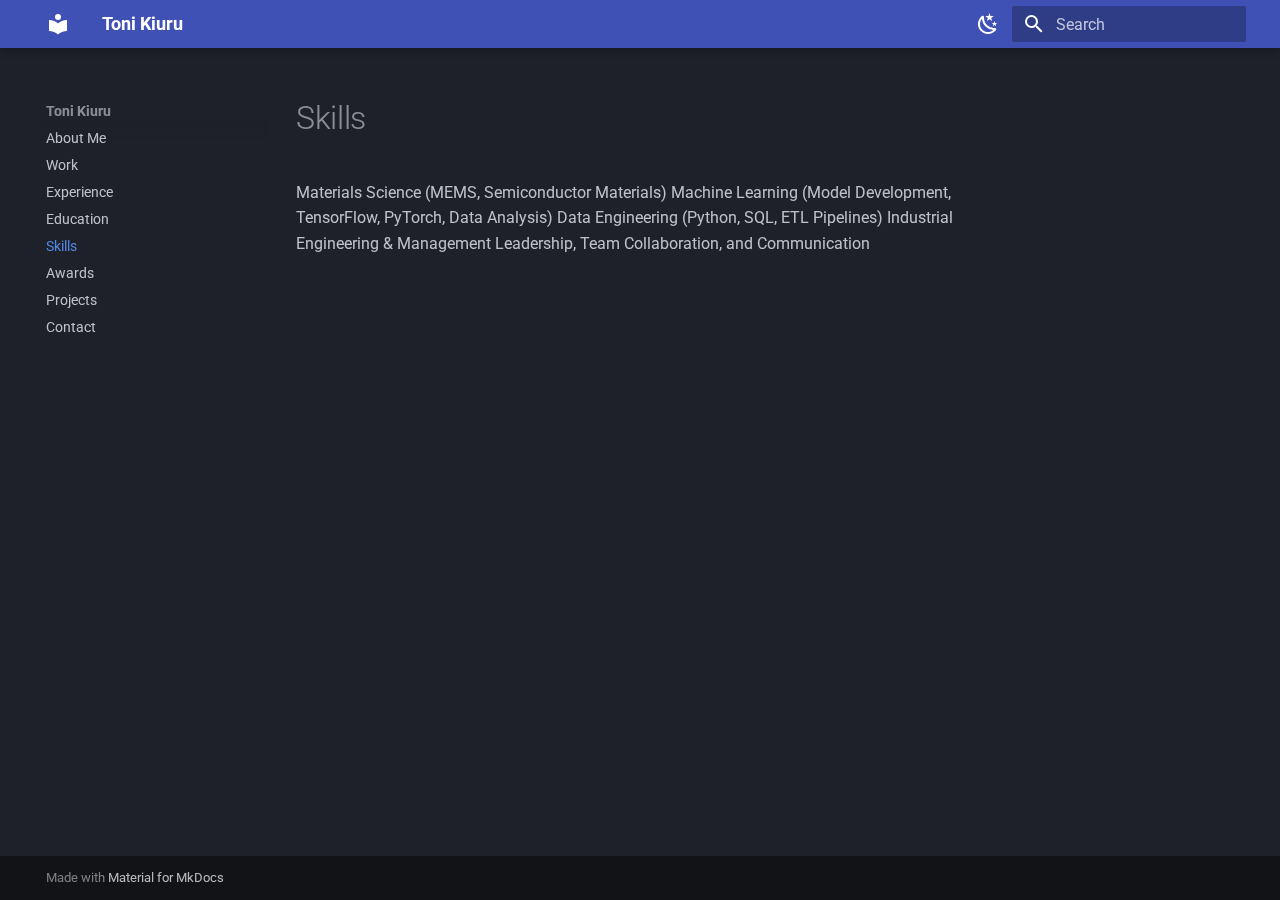
<file: skills/index.html>
<!doctype html>
<html lang="en" class="no-js">
  <head>
    
      <meta charset="utf-8">
      <meta name="viewport" content="width=device-width,initial-scale=1">
      
        <meta name="description" content="CV">
      
      
        <meta name="author" content="Toni Kiuru">
      
      
        <link rel="canonical" href="https://Tonzium.github.io/Tonzium.github.io/skills/">
      
      
        <link rel="prev" href="../education/">
      
      
        <link rel="next" href="../awards/">
      
      
      <link rel="icon" href="../assets/images/favicon.png">
      <meta name="generator" content="mkdocs-1.6.1, mkdocs-material-9.6.20">
    
    
      
        <title>Skills - Toni Kiuru</title>
      
    
    
      <link rel="stylesheet" href="../assets/stylesheets/main.e53b48f4.min.css">
      
        
        <link rel="stylesheet" href="../assets/stylesheets/palette.06af60db.min.css">
      
      


    
    
      
    
    
      
        
        
        <link rel="preconnect" href="https://fonts.gstatic.com" crossorigin>
        <link rel="stylesheet" href="https://fonts.googleapis.com/css?family=Roboto:300,300i,400,400i,700,700i%7CRoboto+Mono:400,400i,700,700i&display=fallback">
        <style>:root{--md-text-font:"Roboto";--md-code-font:"Roboto Mono"}</style>
      
    
    
    <script>__md_scope=new URL("..",location),__md_hash=e=>[...e].reduce(((e,_)=>(e<<5)-e+_.charCodeAt(0)),0),__md_get=(e,_=localStorage,t=__md_scope)=>JSON.parse(_.getItem(t.pathname+"."+e)),__md_set=(e,_,t=localStorage,a=__md_scope)=>{try{t.setItem(a.pathname+"."+e,JSON.stringify(_))}catch(e){}}</script>
    
      

    
    
    
  </head>
  
  
    
    
      
    
    
    
    
    <body dir="ltr" data-md-color-scheme="slate" data-md-color-primary="indigo" data-md-color-accent="indigo">
  
    
    <input class="md-toggle" data-md-toggle="drawer" type="checkbox" id="__drawer" autocomplete="off">
    <input class="md-toggle" data-md-toggle="search" type="checkbox" id="__search" autocomplete="off">
    <label class="md-overlay" for="__drawer"></label>
    <div data-md-component="skip">
      
        
        <a href="#skills" class="md-skip">
          Skip to content
        </a>
      
    </div>
    <div data-md-component="announce">
      
    </div>
    
    
      

  

<header class="md-header md-header--shadow" data-md-component="header">
  <nav class="md-header__inner md-grid" aria-label="Header">
    <a href=".." title="Toni Kiuru" class="md-header__button md-logo" aria-label="Toni Kiuru" data-md-component="logo">
      
  
  <svg xmlns="http://www.w3.org/2000/svg" viewBox="0 0 24 24"><path d="M12 8a3 3 0 0 0 3-3 3 3 0 0 0-3-3 3 3 0 0 0-3 3 3 3 0 0 0 3 3m0 3.54C9.64 9.35 6.5 8 3 8v11c3.5 0 6.64 1.35 9 3.54 2.36-2.19 5.5-3.54 9-3.54V8c-3.5 0-6.64 1.35-9 3.54"/></svg>

    </a>
    <label class="md-header__button md-icon" for="__drawer">
      
      <svg xmlns="http://www.w3.org/2000/svg" viewBox="0 0 24 24"><path d="M3 6h18v2H3zm0 5h18v2H3zm0 5h18v2H3z"/></svg>
    </label>
    <div class="md-header__title" data-md-component="header-title">
      <div class="md-header__ellipsis">
        <div class="md-header__topic">
          <span class="md-ellipsis">
            Toni Kiuru
          </span>
        </div>
        <div class="md-header__topic" data-md-component="header-topic">
          <span class="md-ellipsis">
            
              Skills
            
          </span>
        </div>
      </div>
    </div>
    
      
        <form class="md-header__option" data-md-component="palette">
  
    
    
    
    <input class="md-option" data-md-color-media="" data-md-color-scheme="slate" data-md-color-primary="indigo" data-md-color-accent="indigo"  aria-label="Switch to light mode"  type="radio" name="__palette" id="__palette_0">
    
      <label class="md-header__button md-icon" title="Switch to light mode" for="__palette_1" hidden>
        <svg xmlns="http://www.w3.org/2000/svg" viewBox="0 0 24 24"><path d="m17.75 4.09-2.53 1.94.91 3.06-2.63-1.81-2.63 1.81.91-3.06-2.53-1.94L12.44 4l1.06-3 1.06 3zm3.5 6.91-1.64 1.25.59 1.98-1.7-1.17-1.7 1.17.59-1.98L15.75 11l2.06-.05L18.5 9l.69 1.95zm-2.28 4.95c.83-.08 1.72 1.1 1.19 1.85-.32.45-.66.87-1.08 1.27C15.17 23 8.84 23 4.94 19.07c-3.91-3.9-3.91-10.24 0-14.14.4-.4.82-.76 1.27-1.08.75-.53 1.93.36 1.85 1.19-.27 2.86.69 5.83 2.89 8.02a9.96 9.96 0 0 0 8.02 2.89m-1.64 2.02a12.08 12.08 0 0 1-7.8-3.47c-2.17-2.19-3.33-5-3.49-7.82-2.81 3.14-2.7 7.96.31 10.98 3.02 3.01 7.84 3.12 10.98.31"/></svg>
      </label>
    
  
    
    
    
    <input class="md-option" data-md-color-media="" data-md-color-scheme="default" data-md-color-primary="indigo" data-md-color-accent="indigo"  aria-label="Switch to dark mode"  type="radio" name="__palette" id="__palette_1">
    
      <label class="md-header__button md-icon" title="Switch to dark mode" for="__palette_0" hidden>
        <svg xmlns="http://www.w3.org/2000/svg" viewBox="0 0 24 24"><path d="M12 7a5 5 0 0 1 5 5 5 5 0 0 1-5 5 5 5 0 0 1-5-5 5 5 0 0 1 5-5m0 2a3 3 0 0 0-3 3 3 3 0 0 0 3 3 3 3 0 0 0 3-3 3 3 0 0 0-3-3m0-7 2.39 3.42C13.65 5.15 12.84 5 12 5s-1.65.15-2.39.42zM3.34 7l4.16-.35A7.2 7.2 0 0 0 5.94 8.5c-.44.74-.69 1.5-.83 2.29zm.02 10 1.76-3.77a7.131 7.131 0 0 0 2.38 4.14zM20.65 7l-1.77 3.79a7.02 7.02 0 0 0-2.38-4.15zm-.01 10-4.14.36c.59-.51 1.12-1.14 1.54-1.86.42-.73.69-1.5.83-2.29zM12 22l-2.41-3.44c.74.27 1.55.44 2.41.44.82 0 1.63-.17 2.37-.44z"/></svg>
      </label>
    
  
</form>
      
    
    
      <script>var palette=__md_get("__palette");if(palette&&palette.color){if("(prefers-color-scheme)"===palette.color.media){var media=matchMedia("(prefers-color-scheme: light)"),input=document.querySelector(media.matches?"[data-md-color-media='(prefers-color-scheme: light)']":"[data-md-color-media='(prefers-color-scheme: dark)']");palette.color.media=input.getAttribute("data-md-color-media"),palette.color.scheme=input.getAttribute("data-md-color-scheme"),palette.color.primary=input.getAttribute("data-md-color-primary"),palette.color.accent=input.getAttribute("data-md-color-accent")}for(var[key,value]of Object.entries(palette.color))document.body.setAttribute("data-md-color-"+key,value)}</script>
    
    
    
      
      
        <label class="md-header__button md-icon" for="__search">
          
          <svg xmlns="http://www.w3.org/2000/svg" viewBox="0 0 24 24"><path d="M9.5 3A6.5 6.5 0 0 1 16 9.5c0 1.61-.59 3.09-1.56 4.23l.27.27h.79l5 5-1.5 1.5-5-5v-.79l-.27-.27A6.52 6.52 0 0 1 9.5 16 6.5 6.5 0 0 1 3 9.5 6.5 6.5 0 0 1 9.5 3m0 2C7 5 5 7 5 9.5S7 14 9.5 14 14 12 14 9.5 12 5 9.5 5"/></svg>
        </label>
        <div class="md-search" data-md-component="search" role="dialog">
  <label class="md-search__overlay" for="__search"></label>
  <div class="md-search__inner" role="search">
    <form class="md-search__form" name="search">
      <input type="text" class="md-search__input" name="query" aria-label="Search" placeholder="Search" autocapitalize="off" autocorrect="off" autocomplete="off" spellcheck="false" data-md-component="search-query" required>
      <label class="md-search__icon md-icon" for="__search">
        
        <svg xmlns="http://www.w3.org/2000/svg" viewBox="0 0 24 24"><path d="M9.5 3A6.5 6.5 0 0 1 16 9.5c0 1.61-.59 3.09-1.56 4.23l.27.27h.79l5 5-1.5 1.5-5-5v-.79l-.27-.27A6.52 6.52 0 0 1 9.5 16 6.5 6.5 0 0 1 3 9.5 6.5 6.5 0 0 1 9.5 3m0 2C7 5 5 7 5 9.5S7 14 9.5 14 14 12 14 9.5 12 5 9.5 5"/></svg>
        
        <svg xmlns="http://www.w3.org/2000/svg" viewBox="0 0 24 24"><path d="M20 11v2H8l5.5 5.5-1.42 1.42L4.16 12l7.92-7.92L13.5 5.5 8 11z"/></svg>
      </label>
      <nav class="md-search__options" aria-label="Search">
        
        <button type="reset" class="md-search__icon md-icon" title="Clear" aria-label="Clear" tabindex="-1">
          
          <svg xmlns="http://www.w3.org/2000/svg" viewBox="0 0 24 24"><path d="M19 6.41 17.59 5 12 10.59 6.41 5 5 6.41 10.59 12 5 17.59 6.41 19 12 13.41 17.59 19 19 17.59 13.41 12z"/></svg>
        </button>
      </nav>
      
    </form>
    <div class="md-search__output">
      <div class="md-search__scrollwrap" tabindex="0" data-md-scrollfix>
        <div class="md-search-result" data-md-component="search-result">
          <div class="md-search-result__meta">
            Initializing search
          </div>
          <ol class="md-search-result__list" role="presentation"></ol>
        </div>
      </div>
    </div>
  </div>
</div>
      
    
    
  </nav>
  
</header>
    
    <div class="md-container" data-md-component="container">
      
      
        
          
        
      
      <main class="md-main" data-md-component="main">
        <div class="md-main__inner md-grid">
          
            
              
              <div class="md-sidebar md-sidebar--primary" data-md-component="sidebar" data-md-type="navigation" >
                <div class="md-sidebar__scrollwrap">
                  <div class="md-sidebar__inner">
                    



<nav class="md-nav md-nav--primary" aria-label="Navigation" data-md-level="0">
  <label class="md-nav__title" for="__drawer">
    <a href=".." title="Toni Kiuru" class="md-nav__button md-logo" aria-label="Toni Kiuru" data-md-component="logo">
      
  
  <svg xmlns="http://www.w3.org/2000/svg" viewBox="0 0 24 24"><path d="M12 8a3 3 0 0 0 3-3 3 3 0 0 0-3-3 3 3 0 0 0-3 3 3 3 0 0 0 3 3m0 3.54C9.64 9.35 6.5 8 3 8v11c3.5 0 6.64 1.35 9 3.54 2.36-2.19 5.5-3.54 9-3.54V8c-3.5 0-6.64 1.35-9 3.54"/></svg>

    </a>
    Toni Kiuru
  </label>
  
  <ul class="md-nav__list" data-md-scrollfix>
    
      
      
  
  
  
  
    <li class="md-nav__item">
      <a href=".." class="md-nav__link">
        
  
  
  <span class="md-ellipsis">
    About Me
    
  </span>
  

      </a>
    </li>
  

    
      
      
  
  
  
  
    <li class="md-nav__item">
      <a href="../work/" class="md-nav__link">
        
  
  
  <span class="md-ellipsis">
    Work
    
  </span>
  

      </a>
    </li>
  

    
      
      
  
  
  
  
    <li class="md-nav__item">
      <a href="../experience/" class="md-nav__link">
        
  
  
  <span class="md-ellipsis">
    Experience
    
  </span>
  

      </a>
    </li>
  

    
      
      
  
  
  
  
    <li class="md-nav__item">
      <a href="../education/" class="md-nav__link">
        
  
  
  <span class="md-ellipsis">
    Education
    
  </span>
  

      </a>
    </li>
  

    
      
      
  
  
    
  
  
  
    <li class="md-nav__item md-nav__item--active">
      
      <input class="md-nav__toggle md-toggle" type="checkbox" id="__toc">
      
      
        
      
      
      <a href="./" class="md-nav__link md-nav__link--active">
        
  
  
  <span class="md-ellipsis">
    Skills
    
  </span>
  

      </a>
      
    </li>
  

    
      
      
  
  
  
  
    <li class="md-nav__item">
      <a href="../awards/" class="md-nav__link">
        
  
  
  <span class="md-ellipsis">
    Awards
    
  </span>
  

      </a>
    </li>
  

    
      
      
  
  
  
  
    <li class="md-nav__item">
      <a href="../projects/" class="md-nav__link">
        
  
  
  <span class="md-ellipsis">
    Projects
    
  </span>
  

      </a>
    </li>
  

    
      
      
  
  
  
  
    <li class="md-nav__item">
      <a href="../contact/" class="md-nav__link">
        
  
  
  <span class="md-ellipsis">
    Contact
    
  </span>
  

      </a>
    </li>
  

    
  </ul>
</nav>
                  </div>
                </div>
              </div>
            
            
              
              <div class="md-sidebar md-sidebar--secondary" data-md-component="sidebar" data-md-type="toc" >
                <div class="md-sidebar__scrollwrap">
                  <div class="md-sidebar__inner">
                    

<nav class="md-nav md-nav--secondary" aria-label="Table of contents">
  
  
  
    
  
  
</nav>
                  </div>
                </div>
              </div>
            
          
          
            <div class="md-content" data-md-component="content">
              <article class="md-content__inner md-typeset">
                
                  



<h1 id="skills">Skills</h1>
<p>Materials Science (MEMS, Semiconductor Materials)
Machine Learning (Model Development, TensorFlow, PyTorch, Data Analysis)
Data Engineering (Python, SQL, ETL Pipelines)
Industrial Engineering &amp; Management
Leadership, Team Collaboration, and Communication</p>












                
              </article>
            </div>
          
          
<script>var target=document.getElementById(location.hash.slice(1));target&&target.name&&(target.checked=target.name.startsWith("__tabbed_"))</script>
        </div>
        
      </main>
      
        <footer class="md-footer">
  
  <div class="md-footer-meta md-typeset">
    <div class="md-footer-meta__inner md-grid">
      <div class="md-copyright">
  
  
    Made with
    <a href="https://squidfunk.github.io/mkdocs-material/" target="_blank" rel="noopener">
      Material for MkDocs
    </a>
  
</div>
      
    </div>
  </div>
</footer>
      
    </div>
    <div class="md-dialog" data-md-component="dialog">
      <div class="md-dialog__inner md-typeset"></div>
    </div>
    
    
    
      
      <script id="__config" type="application/json">{"base": "..", "features": [], "search": "../assets/javascripts/workers/search.973d3a69.min.js", "tags": null, "translations": {"clipboard.copied": "Copied to clipboard", "clipboard.copy": "Copy to clipboard", "search.result.more.one": "1 more on this page", "search.result.more.other": "# more on this page", "search.result.none": "No matching documents", "search.result.one": "1 matching document", "search.result.other": "# matching documents", "search.result.placeholder": "Type to start searching", "search.result.term.missing": "Missing", "select.version": "Select version"}, "version": null}</script>
    
    
      <script src="../assets/javascripts/bundle.f55a23d4.min.js"></script>
      
    
  </body>
</html>
</file>
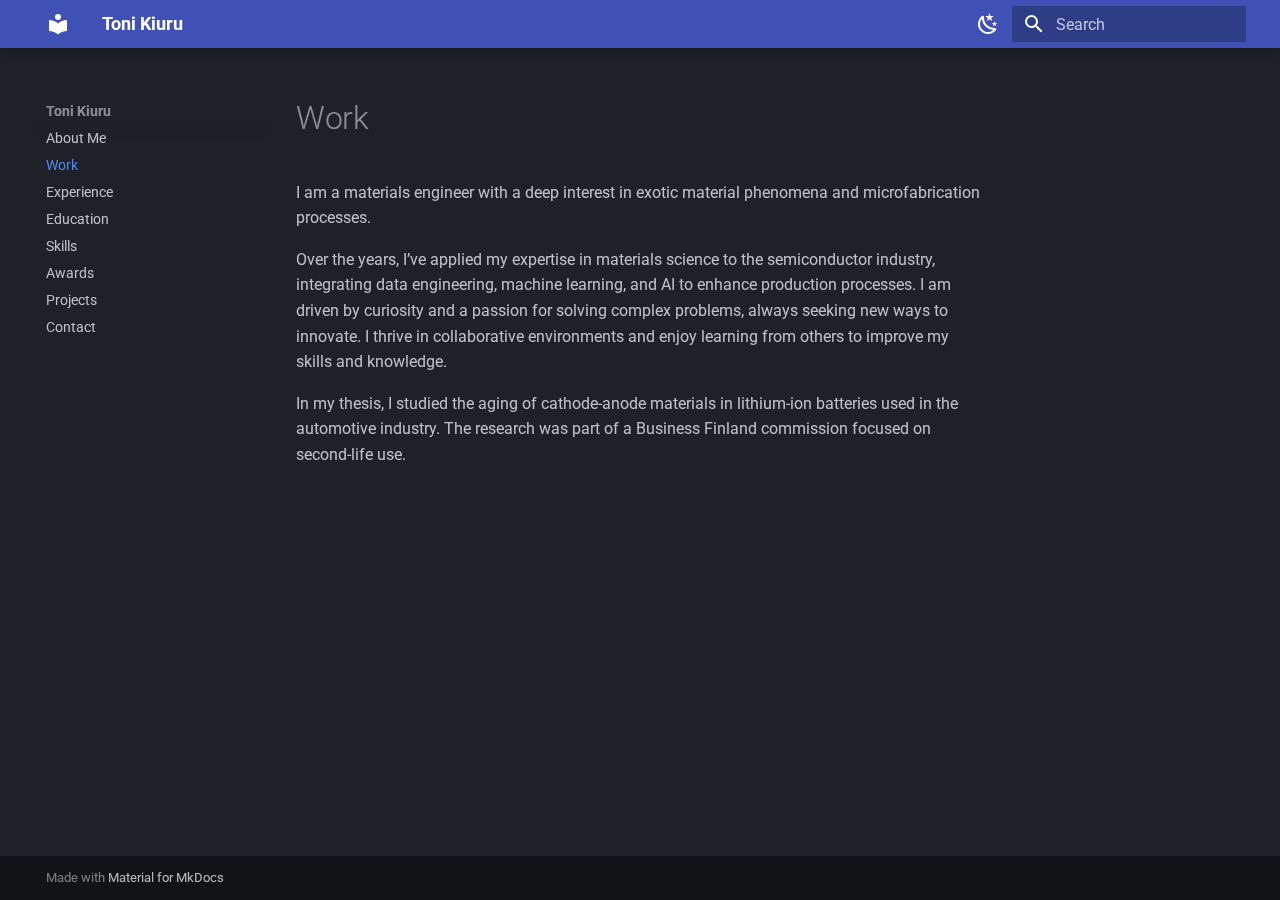
<file: work/index.html>
<!doctype html>
<html lang="en" class="no-js">
  <head>
    
      <meta charset="utf-8">
      <meta name="viewport" content="width=device-width,initial-scale=1">
      
        <meta name="description" content="CV">
      
      
        <meta name="author" content="Toni Kiuru">
      
      
        <link rel="canonical" href="https://Tonzium.github.io/Tonzium.github.io/work/">
      
      
        <link rel="prev" href="..">
      
      
        <link rel="next" href="../experience/">
      
      
      <link rel="icon" href="../assets/images/favicon.png">
      <meta name="generator" content="mkdocs-1.6.1, mkdocs-material-9.6.20">
    
    
      
        <title>Work - Toni Kiuru</title>
      
    
    
      <link rel="stylesheet" href="../assets/stylesheets/main.e53b48f4.min.css">
      
        
        <link rel="stylesheet" href="../assets/stylesheets/palette.06af60db.min.css">
      
      


    
    
      
    
    
      
        
        
        <link rel="preconnect" href="https://fonts.gstatic.com" crossorigin>
        <link rel="stylesheet" href="https://fonts.googleapis.com/css?family=Roboto:300,300i,400,400i,700,700i%7CRoboto+Mono:400,400i,700,700i&display=fallback">
        <style>:root{--md-text-font:"Roboto";--md-code-font:"Roboto Mono"}</style>
      
    
    
    <script>__md_scope=new URL("..",location),__md_hash=e=>[...e].reduce(((e,_)=>(e<<5)-e+_.charCodeAt(0)),0),__md_get=(e,_=localStorage,t=__md_scope)=>JSON.parse(_.getItem(t.pathname+"."+e)),__md_set=(e,_,t=localStorage,a=__md_scope)=>{try{t.setItem(a.pathname+"."+e,JSON.stringify(_))}catch(e){}}</script>
    
      

    
    
    
  </head>
  
  
    
    
      
    
    
    
    
    <body dir="ltr" data-md-color-scheme="slate" data-md-color-primary="indigo" data-md-color-accent="indigo">
  
    
    <input class="md-toggle" data-md-toggle="drawer" type="checkbox" id="__drawer" autocomplete="off">
    <input class="md-toggle" data-md-toggle="search" type="checkbox" id="__search" autocomplete="off">
    <label class="md-overlay" for="__drawer"></label>
    <div data-md-component="skip">
      
        
        <a href="#work" class="md-skip">
          Skip to content
        </a>
      
    </div>
    <div data-md-component="announce">
      
    </div>
    
    
      

  

<header class="md-header md-header--shadow" data-md-component="header">
  <nav class="md-header__inner md-grid" aria-label="Header">
    <a href=".." title="Toni Kiuru" class="md-header__button md-logo" aria-label="Toni Kiuru" data-md-component="logo">
      
  
  <svg xmlns="http://www.w3.org/2000/svg" viewBox="0 0 24 24"><path d="M12 8a3 3 0 0 0 3-3 3 3 0 0 0-3-3 3 3 0 0 0-3 3 3 3 0 0 0 3 3m0 3.54C9.64 9.35 6.5 8 3 8v11c3.5 0 6.64 1.35 9 3.54 2.36-2.19 5.5-3.54 9-3.54V8c-3.5 0-6.64 1.35-9 3.54"/></svg>

    </a>
    <label class="md-header__button md-icon" for="__drawer">
      
      <svg xmlns="http://www.w3.org/2000/svg" viewBox="0 0 24 24"><path d="M3 6h18v2H3zm0 5h18v2H3zm0 5h18v2H3z"/></svg>
    </label>
    <div class="md-header__title" data-md-component="header-title">
      <div class="md-header__ellipsis">
        <div class="md-header__topic">
          <span class="md-ellipsis">
            Toni Kiuru
          </span>
        </div>
        <div class="md-header__topic" data-md-component="header-topic">
          <span class="md-ellipsis">
            
              Work
            
          </span>
        </div>
      </div>
    </div>
    
      
        <form class="md-header__option" data-md-component="palette">
  
    
    
    
    <input class="md-option" data-md-color-media="" data-md-color-scheme="slate" data-md-color-primary="indigo" data-md-color-accent="indigo"  aria-label="Switch to light mode"  type="radio" name="__palette" id="__palette_0">
    
      <label class="md-header__button md-icon" title="Switch to light mode" for="__palette_1" hidden>
        <svg xmlns="http://www.w3.org/2000/svg" viewBox="0 0 24 24"><path d="m17.75 4.09-2.53 1.94.91 3.06-2.63-1.81-2.63 1.81.91-3.06-2.53-1.94L12.44 4l1.06-3 1.06 3zm3.5 6.91-1.64 1.25.59 1.98-1.7-1.17-1.7 1.17.59-1.98L15.75 11l2.06-.05L18.5 9l.69 1.95zm-2.28 4.95c.83-.08 1.72 1.1 1.19 1.85-.32.45-.66.87-1.08 1.27C15.17 23 8.84 23 4.94 19.07c-3.91-3.9-3.91-10.24 0-14.14.4-.4.82-.76 1.27-1.08.75-.53 1.93.36 1.85 1.19-.27 2.86.69 5.83 2.89 8.02a9.96 9.96 0 0 0 8.02 2.89m-1.64 2.02a12.08 12.08 0 0 1-7.8-3.47c-2.17-2.19-3.33-5-3.49-7.82-2.81 3.14-2.7 7.96.31 10.98 3.02 3.01 7.84 3.12 10.98.31"/></svg>
      </label>
    
  
    
    
    
    <input class="md-option" data-md-color-media="" data-md-color-scheme="default" data-md-color-primary="indigo" data-md-color-accent="indigo"  aria-label="Switch to dark mode"  type="radio" name="__palette" id="__palette_1">
    
      <label class="md-header__button md-icon" title="Switch to dark mode" for="__palette_0" hidden>
        <svg xmlns="http://www.w3.org/2000/svg" viewBox="0 0 24 24"><path d="M12 7a5 5 0 0 1 5 5 5 5 0 0 1-5 5 5 5 0 0 1-5-5 5 5 0 0 1 5-5m0 2a3 3 0 0 0-3 3 3 3 0 0 0 3 3 3 3 0 0 0 3-3 3 3 0 0 0-3-3m0-7 2.39 3.42C13.65 5.15 12.84 5 12 5s-1.65.15-2.39.42zM3.34 7l4.16-.35A7.2 7.2 0 0 0 5.94 8.5c-.44.74-.69 1.5-.83 2.29zm.02 10 1.76-3.77a7.131 7.131 0 0 0 2.38 4.14zM20.65 7l-1.77 3.79a7.02 7.02 0 0 0-2.38-4.15zm-.01 10-4.14.36c.59-.51 1.12-1.14 1.54-1.86.42-.73.69-1.5.83-2.29zM12 22l-2.41-3.44c.74.27 1.55.44 2.41.44.82 0 1.63-.17 2.37-.44z"/></svg>
      </label>
    
  
</form>
      
    
    
      <script>var palette=__md_get("__palette");if(palette&&palette.color){if("(prefers-color-scheme)"===palette.color.media){var media=matchMedia("(prefers-color-scheme: light)"),input=document.querySelector(media.matches?"[data-md-color-media='(prefers-color-scheme: light)']":"[data-md-color-media='(prefers-color-scheme: dark)']");palette.color.media=input.getAttribute("data-md-color-media"),palette.color.scheme=input.getAttribute("data-md-color-scheme"),palette.color.primary=input.getAttribute("data-md-color-primary"),palette.color.accent=input.getAttribute("data-md-color-accent")}for(var[key,value]of Object.entries(palette.color))document.body.setAttribute("data-md-color-"+key,value)}</script>
    
    
    
      
      
        <label class="md-header__button md-icon" for="__search">
          
          <svg xmlns="http://www.w3.org/2000/svg" viewBox="0 0 24 24"><path d="M9.5 3A6.5 6.5 0 0 1 16 9.5c0 1.61-.59 3.09-1.56 4.23l.27.27h.79l5 5-1.5 1.5-5-5v-.79l-.27-.27A6.52 6.52 0 0 1 9.5 16 6.5 6.5 0 0 1 3 9.5 6.5 6.5 0 0 1 9.5 3m0 2C7 5 5 7 5 9.5S7 14 9.5 14 14 12 14 9.5 12 5 9.5 5"/></svg>
        </label>
        <div class="md-search" data-md-component="search" role="dialog">
  <label class="md-search__overlay" for="__search"></label>
  <div class="md-search__inner" role="search">
    <form class="md-search__form" name="search">
      <input type="text" class="md-search__input" name="query" aria-label="Search" placeholder="Search" autocapitalize="off" autocorrect="off" autocomplete="off" spellcheck="false" data-md-component="search-query" required>
      <label class="md-search__icon md-icon" for="__search">
        
        <svg xmlns="http://www.w3.org/2000/svg" viewBox="0 0 24 24"><path d="M9.5 3A6.5 6.5 0 0 1 16 9.5c0 1.61-.59 3.09-1.56 4.23l.27.27h.79l5 5-1.5 1.5-5-5v-.79l-.27-.27A6.52 6.52 0 0 1 9.5 16 6.5 6.5 0 0 1 3 9.5 6.5 6.5 0 0 1 9.5 3m0 2C7 5 5 7 5 9.5S7 14 9.5 14 14 12 14 9.5 12 5 9.5 5"/></svg>
        
        <svg xmlns="http://www.w3.org/2000/svg" viewBox="0 0 24 24"><path d="M20 11v2H8l5.5 5.5-1.42 1.42L4.16 12l7.92-7.92L13.5 5.5 8 11z"/></svg>
      </label>
      <nav class="md-search__options" aria-label="Search">
        
        <button type="reset" class="md-search__icon md-icon" title="Clear" aria-label="Clear" tabindex="-1">
          
          <svg xmlns="http://www.w3.org/2000/svg" viewBox="0 0 24 24"><path d="M19 6.41 17.59 5 12 10.59 6.41 5 5 6.41 10.59 12 5 17.59 6.41 19 12 13.41 17.59 19 19 17.59 13.41 12z"/></svg>
        </button>
      </nav>
      
    </form>
    <div class="md-search__output">
      <div class="md-search__scrollwrap" tabindex="0" data-md-scrollfix>
        <div class="md-search-result" data-md-component="search-result">
          <div class="md-search-result__meta">
            Initializing search
          </div>
          <ol class="md-search-result__list" role="presentation"></ol>
        </div>
      </div>
    </div>
  </div>
</div>
      
    
    
  </nav>
  
</header>
    
    <div class="md-container" data-md-component="container">
      
      
        
          
        
      
      <main class="md-main" data-md-component="main">
        <div class="md-main__inner md-grid">
          
            
              
              <div class="md-sidebar md-sidebar--primary" data-md-component="sidebar" data-md-type="navigation" >
                <div class="md-sidebar__scrollwrap">
                  <div class="md-sidebar__inner">
                    



<nav class="md-nav md-nav--primary" aria-label="Navigation" data-md-level="0">
  <label class="md-nav__title" for="__drawer">
    <a href=".." title="Toni Kiuru" class="md-nav__button md-logo" aria-label="Toni Kiuru" data-md-component="logo">
      
  
  <svg xmlns="http://www.w3.org/2000/svg" viewBox="0 0 24 24"><path d="M12 8a3 3 0 0 0 3-3 3 3 0 0 0-3-3 3 3 0 0 0-3 3 3 3 0 0 0 3 3m0 3.54C9.64 9.35 6.5 8 3 8v11c3.5 0 6.64 1.35 9 3.54 2.36-2.19 5.5-3.54 9-3.54V8c-3.5 0-6.64 1.35-9 3.54"/></svg>

    </a>
    Toni Kiuru
  </label>
  
  <ul class="md-nav__list" data-md-scrollfix>
    
      
      
  
  
  
  
    <li class="md-nav__item">
      <a href=".." class="md-nav__link">
        
  
  
  <span class="md-ellipsis">
    About Me
    
  </span>
  

      </a>
    </li>
  

    
      
      
  
  
    
  
  
  
    <li class="md-nav__item md-nav__item--active">
      
      <input class="md-nav__toggle md-toggle" type="checkbox" id="__toc">
      
      
        
      
      
      <a href="./" class="md-nav__link md-nav__link--active">
        
  
  
  <span class="md-ellipsis">
    Work
    
  </span>
  

      </a>
      
    </li>
  

    
      
      
  
  
  
  
    <li class="md-nav__item">
      <a href="../experience/" class="md-nav__link">
        
  
  
  <span class="md-ellipsis">
    Experience
    
  </span>
  

      </a>
    </li>
  

    
      
      
  
  
  
  
    <li class="md-nav__item">
      <a href="../education/" class="md-nav__link">
        
  
  
  <span class="md-ellipsis">
    Education
    
  </span>
  

      </a>
    </li>
  

    
      
      
  
  
  
  
    <li class="md-nav__item">
      <a href="../skills/" class="md-nav__link">
        
  
  
  <span class="md-ellipsis">
    Skills
    
  </span>
  

      </a>
    </li>
  

    
      
      
  
  
  
  
    <li class="md-nav__item">
      <a href="../awards/" class="md-nav__link">
        
  
  
  <span class="md-ellipsis">
    Awards
    
  </span>
  

      </a>
    </li>
  

    
      
      
  
  
  
  
    <li class="md-nav__item">
      <a href="../projects/" class="md-nav__link">
        
  
  
  <span class="md-ellipsis">
    Projects
    
  </span>
  

      </a>
    </li>
  

    
      
      
  
  
  
  
    <li class="md-nav__item">
      <a href="../contact/" class="md-nav__link">
        
  
  
  <span class="md-ellipsis">
    Contact
    
  </span>
  

      </a>
    </li>
  

    
  </ul>
</nav>
                  </div>
                </div>
              </div>
            
            
              
              <div class="md-sidebar md-sidebar--secondary" data-md-component="sidebar" data-md-type="toc" >
                <div class="md-sidebar__scrollwrap">
                  <div class="md-sidebar__inner">
                    

<nav class="md-nav md-nav--secondary" aria-label="Table of contents">
  
  
  
    
  
  
</nav>
                  </div>
                </div>
              </div>
            
          
          
            <div class="md-content" data-md-component="content">
              <article class="md-content__inner md-typeset">
                
                  



<h1 id="work">Work</h1>
<p>I am a materials engineer with a deep interest in exotic material phenomena and microfabrication processes.  </p>
<p>Over the years, I’ve applied my expertise in materials science to the semiconductor industry, integrating data engineering, machine learning, and AI to enhance production processes. I am driven by curiosity and a passion for solving complex problems, always seeking new ways to innovate. I thrive in collaborative environments and enjoy learning from others to improve my skills and knowledge.</p>
<p>In my thesis, I studied the aging of cathode-anode materials in lithium-ion batteries used in the automotive industry. The research was part of a Business Finland commission focused on second-life use.</p>












                
              </article>
            </div>
          
          
<script>var target=document.getElementById(location.hash.slice(1));target&&target.name&&(target.checked=target.name.startsWith("__tabbed_"))</script>
        </div>
        
      </main>
      
        <footer class="md-footer">
  
  <div class="md-footer-meta md-typeset">
    <div class="md-footer-meta__inner md-grid">
      <div class="md-copyright">
  
  
    Made with
    <a href="https://squidfunk.github.io/mkdocs-material/" target="_blank" rel="noopener">
      Material for MkDocs
    </a>
  
</div>
      
    </div>
  </div>
</footer>
      
    </div>
    <div class="md-dialog" data-md-component="dialog">
      <div class="md-dialog__inner md-typeset"></div>
    </div>
    
    
    
      
      <script id="__config" type="application/json">{"base": "..", "features": [], "search": "../assets/javascripts/workers/search.973d3a69.min.js", "tags": null, "translations": {"clipboard.copied": "Copied to clipboard", "clipboard.copy": "Copy to clipboard", "search.result.more.one": "1 more on this page", "search.result.more.other": "# more on this page", "search.result.none": "No matching documents", "search.result.one": "1 matching document", "search.result.other": "# matching documents", "search.result.placeholder": "Type to start searching", "search.result.term.missing": "Missing", "select.version": "Select version"}, "version": null}</script>
    
    
      <script src="../assets/javascripts/bundle.f55a23d4.min.js"></script>
      
    
  </body>
</html>
</file>
<file: styles.css>
/* ====== Global Styles ====== */
html, body {
  margin: 0;
  padding: 0;
  font-family: "Georgia", "Times New Roman", serif;
  font-size: 16px;
  line-height: 1.6;
  background-color: #FFFFFF;
  color: #333333;
}

a {
  color: #0066cc;
  text-decoration: none;
}
a:hover {
  text-decoration: underline;
}

/* ====== Layout Container ====== */
main {
  max-width: 800px;
  margin: 0 auto;
  padding: 2rem 1rem;
}

/* ====== Navigation ====== */
nav {
  background-color: #f3f3f3;
  padding: 0.5rem 1rem;
}
nav ul {
  list-style: none;
  margin: 0;
  padding: 0;
  text-align: center;
}
nav ul li {
  display: inline-block;
  margin: 0 0.75rem;
}
nav ul li a {
  font-weight: bold;
}

/* ====== Header ====== */
header {
  max-width: 800px;
  margin: 0 auto;
  padding: 1rem 1rem 0;
}
header h1 {
  margin: 0 0 0.5rem 0;
  font-size: 2rem;
}
header p {
  margin: 0.25rem 0;
}

/* ====== Section Headings ====== */
section h2 {
  margin-top: 2rem;
  font-size: 1.5rem;
  border-bottom: 1px solid #dddddd;
  padding-bottom: 0.25rem;
}

/* ====== Lists ====== */
ul {
  margin-left: 1.2rem;
  margin-bottom: 1rem;
  padding-left: 0;
}
ul li {
  margin-bottom: 0.5rem;
}

/* ====== Footer ====== */
footer {
  max-width: 800px;
  margin: 0 auto;
  padding: 1rem 1rem 2rem;
  text-align: center;
  font-size: 0.9rem;
  color: #666666;
  border-top: 1px solid #dddddd;
}
footer p {
  margin: 0.5rem 0 0;
}

/* ====== Additional Utility Classes (Optional) ====== */

.highlight {
  background-color: #fffae6;
  padding: 0.2rem;
}
</file>
<file: assets/stylesheets/main.e53b48f4.min.css>
@charset "UTF-8";html{-webkit-text-size-adjust:none;-moz-text-size-adjust:none;text-size-adjust:none;box-sizing:border-box}*,:after,:before{box-sizing:inherit}@media (prefers-reduced-motion){*,:after,:before{transition:none!important}}body{margin:0}a,button,input,label{-webkit-tap-highlight-color:transparent}a{color:inherit;text-decoration:none}hr{border:0;box-sizing:initial;display:block;height:.05rem;overflow:visible;padding:0}small{font-size:80%}sub,sup{line-height:1em}img{border-style:none}table{border-collapse:initial;border-spacing:0}td,th{font-weight:400;vertical-align:top}button{background:#0000;border:0;font-family:inherit;font-size:inherit;margin:0;padding:0}input{border:0;outline:none}:root{--md-primary-fg-color:#4051b5;--md-primary-fg-color--light:#5d6cc0;--md-primary-fg-color--dark:#303fa1;--md-primary-bg-color:#fff;--md-primary-bg-color--light:#ffffffb3;--md-accent-fg-color:#526cfe;--md-accent-fg-color--transparent:#526cfe1a;--md-accent-bg-color:#fff;--md-accent-bg-color--light:#ffffffb3}[data-md-color-scheme=default]{color-scheme:light}[data-md-color-scheme=default] img[src$="#gh-dark-mode-only"],[data-md-color-scheme=default] img[src$="#only-dark"]{display:none}:root,[data-md-color-scheme=default]{--md-hue:225deg;--md-default-fg-color:#000000de;--md-default-fg-color--light:#0000008a;--md-default-fg-color--lighter:#00000052;--md-default-fg-color--lightest:#00000012;--md-default-bg-color:#fff;--md-default-bg-color--light:#ffffffb3;--md-default-bg-color--lighter:#ffffff4d;--md-default-bg-color--lightest:#ffffff1f;--md-code-fg-color:#36464e;--md-code-bg-color:#f5f5f5;--md-code-hl-color:#4287ff;--md-code-hl-color--light:#4287ff1a;--md-code-hl-number-color:#d52a2a;--md-code-hl-special-color:#db1457;--md-code-hl-function-color:#a846b9;--md-code-hl-constant-color:#6e59d9;--md-code-hl-keyword-color:#3f6ec6;--md-code-hl-string-color:#1c7d4d;--md-code-hl-name-color:var(--md-code-fg-color);--md-code-hl-operator-color:var(--md-default-fg-color--light);--md-code-hl-punctuation-color:var(--md-default-fg-color--light);--md-code-hl-comment-color:var(--md-default-fg-color--light);--md-code-hl-generic-color:var(--md-default-fg-color--light);--md-code-hl-variable-color:var(--md-default-fg-color--light);--md-typeset-color:var(--md-default-fg-color);--md-typeset-a-color:var(--md-primary-fg-color);--md-typeset-del-color:#f5503d26;--md-typeset-ins-color:#0bd57026;--md-typeset-kbd-color:#fafafa;--md-typeset-kbd-accent-color:#fff;--md-typeset-kbd-border-color:#b8b8b8;--md-typeset-mark-color:#ffff0080;--md-typeset-table-color:#0000001f;--md-typeset-table-color--light:rgba(0,0,0,.035);--md-admonition-fg-color:var(--md-default-fg-color);--md-admonition-bg-color:var(--md-default-bg-color);--md-warning-fg-color:#000000de;--md-warning-bg-color:#ff9;--md-footer-fg-color:#fff;--md-footer-fg-color--light:#ffffffb3;--md-footer-fg-color--lighter:#ffffff73;--md-footer-bg-color:#000000de;--md-footer-bg-color--dark:#00000052;--md-shadow-z1:0 0.2rem 0.5rem #0000000d,0 0 0.05rem #0000001a;--md-shadow-z2:0 0.2rem 0.5rem #0000001a,0 0 0.05rem #00000040;--md-shadow-z3:0 0.2rem 0.5rem #0003,0 0 0.05rem #00000059}.md-icon svg{fill:currentcolor;display:block;height:1.2rem;width:1.2rem}body{-webkit-font-smoothing:antialiased;-moz-osx-font-smoothing:grayscale;--md-text-font-family:var(--md-text-font,_),-apple-system,BlinkMacSystemFont,Helvetica,Arial,sans-serif;--md-code-font-family:var(--md-code-font,_),SFMono-Regular,Consolas,Menlo,monospace}aside,body,input{font-feature-settings:"kern","liga";color:var(--md-typeset-color);font-family:var(--md-text-font-family)}code,kbd,pre{font-feature-settings:"kern";font-family:var(--md-code-font-family)}:root{--md-typeset-table-sort-icon:url('data:image/svg+xml;charset=utf-8,<svg xmlns="http://www.w3.org/2000/svg" viewBox="0 0 24 24"><path d="m18 21-4-4h3V7h-3l4-4 4 4h-3v10h3M2 19v-2h10v2M2 13v-2h7v2M2 7V5h4v2z"/></svg>');--md-typeset-table-sort-icon--asc:url('data:image/svg+xml;charset=utf-8,<svg xmlns="http://www.w3.org/2000/svg" viewBox="0 0 24 24"><path d="M19 17h3l-4 4-4-4h3V3h2M2 17h10v2H2M6 5v2H2V5m0 6h7v2H2z"/></svg>');--md-typeset-table-sort-icon--desc:url('data:image/svg+xml;charset=utf-8,<svg xmlns="http://www.w3.org/2000/svg" viewBox="0 0 24 24"><path d="M19 7h3l-4-4-4 4h3v14h2M2 17h10v2H2M6 5v2H2V5m0 6h7v2H2z"/></svg>')}.md-typeset{-webkit-print-color-adjust:exact;color-adjust:exact;font-size:.8rem;line-height:1.6;overflow-wrap:break-word}@media print{.md-typeset{font-size:.68rem}}.md-typeset blockquote,.md-typeset dl,.md-typeset figure,.md-typeset ol,.md-typeset pre,.md-typeset ul{margin-bottom:1em;margin-top:1em}.md-typeset h1{color:var(--md-default-fg-color--light);font-size:2em;line-height:1.3;margin:0 0 1.25em}.md-typeset h1,.md-typeset h2{font-weight:300;letter-spacing:-.01em}.md-typeset h2{font-size:1.5625em;line-height:1.4;margin:1.6em 0 .64em}.md-typeset h3{font-size:1.25em;font-weight:400;letter-spacing:-.01em;line-height:1.5;margin:1.6em 0 .8em}.md-typeset h2+h3{margin-top:.8em}.md-typeset h4{font-weight:700;letter-spacing:-.01em;margin:1em 0}.md-typeset h5,.md-typeset h6{color:var(--md-default-fg-color--light);font-size:.8em;font-weight:700;letter-spacing:-.01em;margin:1.25em 0}.md-typeset h5{text-transform:uppercase}.md-typeset h5 code{text-transform:none}.md-typeset hr{border-bottom:.05rem solid var(--md-default-fg-color--lightest);display:flow-root;margin:1.5em 0}.md-typeset a{color:var(--md-typeset-a-color);word-break:break-word}.md-typeset a,.md-typeset a:before{transition:color 125ms}.md-typeset a:focus,.md-typeset a:hover{color:var(--md-accent-fg-color)}.md-typeset a:focus code,.md-typeset a:hover code{background-color:var(--md-accent-fg-color--transparent)}.md-typeset a code{color:currentcolor;transition:background-color 125ms}.md-typeset a.focus-visible{outline-color:var(--md-accent-fg-color);outline-offset:.2rem}.md-typeset code,.md-typeset kbd,.md-typeset pre{color:var(--md-code-fg-color);direction:ltr;font-variant-ligatures:none}@media print{.md-typeset code,.md-typeset kbd,.md-typeset pre{white-space:pre-wrap}}.md-typeset code{background-color:var(--md-code-bg-color);border-radius:.1rem;-webkit-box-decoration-break:clone;box-decoration-break:clone;font-size:.85em;padding:0 .2941176471em;word-break:break-word}.md-typeset code:not(.focus-visible){-webkit-tap-highlight-color:transparent;outline:none}.md-typeset pre{display:flow-root;line-height:1.4;position:relative}.md-typeset pre>code{-webkit-box-decoration-break:slice;box-decoration-break:slice;box-shadow:none;display:block;margin:0;outline-color:var(--md-accent-fg-color);overflow:auto;padding:.7720588235em 1.1764705882em;scrollbar-color:var(--md-default-fg-color--lighter) #0000;scrollbar-width:thin;touch-action:auto;word-break:normal}.md-typeset pre>code:hover{scrollbar-color:var(--md-accent-fg-color) #0000}.md-typeset pre>code::-webkit-scrollbar{height:.2rem;width:.2rem}.md-typeset pre>code::-webkit-scrollbar-thumb{background-color:var(--md-default-fg-color--lighter)}.md-typeset pre>code::-webkit-scrollbar-thumb:hover{background-color:var(--md-accent-fg-color)}.md-typeset kbd{background-color:var(--md-typeset-kbd-color);border-radius:.1rem;box-shadow:0 .1rem 0 .05rem var(--md-typeset-kbd-border-color),0 .1rem 0 var(--md-typeset-kbd-border-color),0 -.1rem .2rem var(--md-typeset-kbd-accent-color) inset;color:var(--md-default-fg-color);display:inline-block;font-size:.75em;padding:0 .6666666667em;vertical-align:text-top;word-break:break-word}.md-typeset mark{background-color:var(--md-typeset-mark-color);-webkit-box-decoration-break:clone;box-decoration-break:clone;color:inherit;word-break:break-word}.md-typeset abbr{border-bottom:.05rem dotted var(--md-default-fg-color--light);cursor:help;text-decoration:none}.md-typeset small{opacity:.75}[dir=ltr] .md-typeset sub,[dir=ltr] .md-typeset sup{margin-left:.078125em}[dir=rtl] .md-typeset sub,[dir=rtl] .md-typeset sup{margin-right:.078125em}[dir=ltr] .md-typeset blockquote{padding-left:.6rem}[dir=rtl] .md-typeset blockquote{padding-right:.6rem}[dir=ltr] .md-typeset blockquote{border-left:.2rem solid var(--md-default-fg-color--lighter)}[dir=rtl] .md-typeset blockquote{border-right:.2rem solid var(--md-default-fg-color--lighter)}.md-typeset blockquote{color:var(--md-default-fg-color--light);margin-left:0;margin-right:0}.md-typeset ul{list-style-type:disc}.md-typeset ul[type]{list-style-type:revert-layer}[dir=ltr] .md-typeset ol,[dir=ltr] .md-typeset ul{margin-left:.625em}[dir=rtl] .md-typeset ol,[dir=rtl] .md-typeset ul{margin-right:.625em}.md-typeset ol,.md-typeset ul{padding:0}.md-typeset ol:not([hidden]),.md-typeset ul:not([hidden]){display:flow-root}.md-typeset ol ol,.md-typeset ul ol{list-style-type:lower-alpha}.md-typeset ol ol ol,.md-typeset ul ol ol{list-style-type:lower-roman}.md-typeset ol ol ol ol,.md-typeset ul ol ol ol{list-style-type:upper-alpha}.md-typeset ol ol ol ol ol,.md-typeset ul ol ol ol ol{list-style-type:upper-roman}.md-typeset ol[type],.md-typeset ul[type]{list-style-type:revert-layer}[dir=ltr] .md-typeset ol li,[dir=ltr] .md-typeset ul li{margin-left:1.25em}[dir=rtl] .md-typeset ol li,[dir=rtl] .md-typeset ul li{margin-right:1.25em}.md-typeset ol li,.md-typeset ul li{margin-bottom:.5em}.md-typeset ol li blockquote,.md-typeset ol li p,.md-typeset ul li blockquote,.md-typeset ul li p{margin:.5em 0}.md-typeset ol li:last-child,.md-typeset ul li:last-child{margin-bottom:0}[dir=ltr] .md-typeset ol li ol,[dir=ltr] .md-typeset ol li ul,[dir=ltr] .md-typeset ul li ol,[dir=ltr] .md-typeset ul li ul{margin-left:.625em}[dir=rtl] .md-typeset ol li ol,[dir=rtl] .md-typeset ol li ul,[dir=rtl] .md-typeset ul li ol,[dir=rtl] .md-typeset ul li ul{margin-right:.625em}.md-typeset ol li ol,.md-typeset ol li ul,.md-typeset ul li ol,.md-typeset ul li ul{margin-bottom:.5em;margin-top:.5em}[dir=ltr] .md-typeset dd{margin-left:1.875em}[dir=rtl] .md-typeset dd{margin-right:1.875em}.md-typeset dd{margin-bottom:1.5em;margin-top:1em}.md-typeset img,.md-typeset svg,.md-typeset video{height:auto;max-width:100%}.md-typeset img[align=left]{margin:1em 1em 1em 0}.md-typeset img[align=right]{margin:1em 0 1em 1em}.md-typeset img[align]:only-child{margin-top:0}.md-typeset figure{display:flow-root;margin:1em auto;max-width:100%;text-align:center;width:-moz-fit-content;width:fit-content}.md-typeset figure img{display:block;margin:0 auto}.md-typeset figcaption{font-style:italic;margin:1em auto;max-width:24rem}.md-typeset iframe{max-width:100%}.md-typeset table:not([class]){background-color:var(--md-default-bg-color);border:.05rem solid var(--md-typeset-table-color);border-radius:.1rem;display:inline-block;font-size:.64rem;max-width:100%;overflow:auto;touch-action:auto}@media print{.md-typeset table:not([class]){display:table}}.md-typeset table:not([class])+*{margin-top:1.5em}.md-typeset table:not([class]) td>:first-child,.md-typeset table:not([class]) th>:first-child{margin-top:0}.md-typeset table:not([class]) td>:last-child,.md-typeset table:not([class]) th>:last-child{margin-bottom:0}.md-typeset table:not([class]) td:not([align]),.md-typeset table:not([class]) th:not([align]){text-align:left}[dir=rtl] .md-typeset table:not([class]) td:not([align]),[dir=rtl] .md-typeset table:not([class]) th:not([align]){text-align:right}.md-typeset table:not([class]) th{font-weight:700;min-width:5rem;padding:.9375em 1.25em;vertical-align:top}.md-typeset table:not([class]) td{border-top:.05rem solid var(--md-typeset-table-color);padding:.9375em 1.25em;vertical-align:top}.md-typeset table:not([class]) tbody tr{transition:background-color 125ms}.md-typeset table:not([class]) tbody tr:hover{background-color:var(--md-typeset-table-color--light);box-shadow:0 .05rem 0 var(--md-default-bg-color) inset}.md-typeset table:not([class]) a{word-break:normal}.md-typeset table th[role=columnheader]{cursor:pointer}[dir=ltr] .md-typeset table th[role=columnheader]:after{margin-left:.5em}[dir=rtl] .md-typeset table th[role=columnheader]:after{margin-right:.5em}.md-typeset table th[role=columnheader]:after{content:"";display:inline-block;height:1.2em;-webkit-mask-image:var(--md-typeset-table-sort-icon);mask-image:var(--md-typeset-table-sort-icon);-webkit-mask-repeat:no-repeat;mask-repeat:no-repeat;-webkit-mask-size:contain;mask-size:contain;transition:background-color 125ms;vertical-align:text-bottom;width:1.2em}.md-typeset table th[role=columnheader]:hover:after{background-color:var(--md-default-fg-color--lighter)}.md-typeset table th[role=columnheader][aria-sort=ascending]:after{background-color:var(--md-default-fg-color--light);-webkit-mask-image:var(--md-typeset-table-sort-icon--asc);mask-image:var(--md-typeset-table-sort-icon--asc)}.md-typeset table th[role=columnheader][aria-sort=descending]:after{background-color:var(--md-default-fg-color--light);-webkit-mask-image:var(--md-typeset-table-sort-icon--desc);mask-image:var(--md-typeset-table-sort-icon--desc)}.md-typeset__scrollwrap{margin:1em -.8rem;overflow-x:auto;touch-action:auto}.md-typeset__table{display:inline-block;margin-bottom:.5em;padding:0 .8rem}@media print{.md-typeset__table{display:block}}html .md-typeset__table table{display:table;margin:0;overflow:hidden;width:100%}@media screen and (max-width:44.984375em){.md-content__inner>pre{margin:1em -.8rem}.md-content__inner>pre code{border-radius:0}}.md-typeset .md-author{border-radius:100%;display:block;flex-shrink:0;height:1.6rem;overflow:hidden;position:relative;transition:color 125ms,transform 125ms;width:1.6rem}.md-typeset .md-author img{display:block}.md-typeset .md-author--more{background:var(--md-default-fg-color--lightest);color:var(--md-default-fg-color--lighter);font-size:.6rem;font-weight:700;line-height:1.6rem;text-align:center}.md-typeset .md-author--long{height:2.4rem;width:2.4rem}.md-typeset a.md-author{transform:scale(1)}.md-typeset a.md-author img{border-radius:100%;filter:grayscale(100%) opacity(75%);transition:filter 125ms}.md-typeset a.md-author:focus,.md-typeset a.md-author:hover{transform:scale(1.1);z-index:1}.md-typeset a.md-author:focus img,.md-typeset a.md-author:hover img{filter:grayscale(0)}.md-banner{background-color:var(--md-footer-bg-color);color:var(--md-footer-fg-color);overflow:auto}@media print{.md-banner{display:none}}.md-banner--warning{background-color:var(--md-warning-bg-color);color:var(--md-warning-fg-color)}.md-banner__inner{font-size:.7rem;margin:.6rem auto;padding:0 .8rem}[dir=ltr] .md-banner__button{float:right}[dir=rtl] .md-banner__button{float:left}.md-banner__button{color:inherit;cursor:pointer;transition:opacity .25s}.no-js .md-banner__button{display:none}.md-banner__button:hover{opacity:.7}html{font-size:125%;height:100%;overflow-x:hidden}@media screen and (min-width:100em){html{font-size:137.5%}}@media screen and (min-width:125em){html{font-size:150%}}body{background-color:var(--md-default-bg-color);display:flex;flex-direction:column;font-size:.5rem;min-height:100%;position:relative;width:100%}@media print{body{display:block}}@media screen and (max-width:59.984375em){body[data-md-scrolllock]{position:fixed}}.md-grid{margin-left:auto;margin-right:auto;max-width:61rem}.md-container{display:flex;flex-direction:column;flex-grow:1}@media print{.md-container{display:block}}.md-main{flex-grow:1}.md-main__inner{display:flex;height:100%;margin-top:1.5rem}.md-ellipsis{overflow:hidden;text-overflow:ellipsis}.md-toggle{display:none}.md-option{height:0;opacity:0;position:absolute;width:0}.md-option:checked+label:not([hidden]){display:block}.md-option.focus-visible+label{outline-color:var(--md-accent-fg-color);outline-style:auto}.md-skip{background-color:var(--md-default-fg-color);border-radius:.1rem;color:var(--md-default-bg-color);font-size:.64rem;margin:.5rem;opacity:0;outline-color:var(--md-accent-fg-color);padding:.3rem .5rem;position:fixed;transform:translateY(.4rem);z-index:-1}.md-skip:focus{opacity:1;transform:translateY(0);transition:transform .25s cubic-bezier(.4,0,.2,1),opacity 175ms 75ms;z-index:10}@page{margin:25mm}:root{--md-clipboard-icon:url('data:image/svg+xml;charset=utf-8,<svg xmlns="http://www.w3.org/2000/svg" viewBox="0 0 24 24"><path d="M19 21H8V7h11m0-2H8a2 2 0 0 0-2 2v14a2 2 0 0 0 2 2h11a2 2 0 0 0 2-2V7a2 2 0 0 0-2-2m-3-4H4a2 2 0 0 0-2 2v14h2V3h12z"/></svg>')}.md-clipboard{border-radius:.1rem;color:var(--md-default-fg-color--lightest);cursor:pointer;height:1.5em;outline-color:var(--md-accent-fg-color);outline-offset:.1rem;position:absolute;right:.5em;top:.5em;transition:color .25s;width:1.5em;z-index:1}@media print{.md-clipboard{display:none}}.md-clipboard:not(.focus-visible){-webkit-tap-highlight-color:transparent;outline:none}:hover>.md-clipboard{color:var(--md-default-fg-color--light)}.md-clipboard:focus,.md-clipboard:hover{color:var(--md-accent-fg-color)}.md-clipboard:after{background-color:currentcolor;content:"";display:block;height:1.125em;margin:0 auto;-webkit-mask-image:var(--md-clipboard-icon);mask-image:var(--md-clipboard-icon);-webkit-mask-position:center;mask-position:center;-webkit-mask-repeat:no-repeat;mask-repeat:no-repeat;-webkit-mask-size:contain;mask-size:contain;width:1.125em}.md-clipboard--inline{cursor:pointer}.md-clipboard--inline code{transition:color .25s,background-color .25s}.md-clipboard--inline:focus code,.md-clipboard--inline:hover code{background-color:var(--md-accent-fg-color--transparent);color:var(--md-accent-fg-color)}.md-typeset .md-code__content{display:grid}@keyframes consent{0%{opacity:0;transform:translateY(100%)}to{opacity:1;transform:translateY(0)}}@keyframes overlay{0%{opacity:0}to{opacity:1}}.md-consent__overlay{animation:overlay .25s both;-webkit-backdrop-filter:blur(.1rem);backdrop-filter:blur(.1rem);background-color:#0000008a;height:100%;opacity:1;position:fixed;top:0;width:100%;z-index:5}.md-consent__inner{animation:consent .5s cubic-bezier(.1,.7,.1,1) both;background-color:var(--md-default-bg-color);border:0;border-radius:.1rem;bottom:0;box-shadow:0 0 .2rem #0000001a,0 .2rem .4rem #0003;max-height:100%;overflow:auto;padding:0;position:fixed;width:100%;z-index:5}.md-consent__form{padding:.8rem}.md-consent__settings{display:none;margin:1em 0}input:checked+.md-consent__settings{display:block}.md-consent__controls{margin-bottom:.8rem}.md-typeset .md-consent__controls .md-button{display:inline}@media screen and (max-width:44.984375em){.md-typeset .md-consent__controls .md-button{display:block;margin-top:.4rem;text-align:center;width:100%}}.md-consent label{cursor:pointer}.md-content{flex-grow:1;min-width:0}.md-content__inner{margin:0 .8rem 1.2rem;padding-top:.6rem}@media screen and (min-width:76.25em){[dir=ltr] .md-sidebar--primary:not([hidden])~.md-content>.md-content__inner{margin-left:1.2rem}[dir=ltr] .md-sidebar--secondary:not([hidden])~.md-content>.md-content__inner,[dir=rtl] .md-sidebar--primary:not([hidden])~.md-content>.md-content__inner{margin-right:1.2rem}[dir=rtl] .md-sidebar--secondary:not([hidden])~.md-content>.md-content__inner{margin-left:1.2rem}}.md-content__inner:before{content:"";display:block;height:.4rem}.md-content__inner>:last-child{margin-bottom:0}[dir=ltr] .md-content__button{float:right}[dir=rtl] .md-content__button{float:left}[dir=ltr] .md-content__button{margin-left:.4rem}[dir=rtl] .md-content__button{margin-right:.4rem}.md-content__button{margin:.4rem 0;padding:0}@media print{.md-content__button{display:none}}.md-typeset .md-content__button{color:var(--md-default-fg-color--lighter)}.md-content__button svg{display:inline;vertical-align:top}[dir=rtl] .md-content__button svg{transform:scaleX(-1)}[dir=ltr] .md-dialog{right:.8rem}[dir=rtl] .md-dialog{left:.8rem}.md-dialog{background-color:var(--md-default-fg-color);border-radius:.1rem;bottom:.8rem;box-shadow:var(--md-shadow-z3);min-width:11.1rem;opacity:0;padding:.4rem .6rem;pointer-events:none;position:fixed;transform:translateY(100%);transition:transform 0ms .4s,opacity .4s;z-index:4}@media print{.md-dialog{display:none}}.md-dialog--active{opacity:1;pointer-events:auto;transform:translateY(0);transition:transform .4s cubic-bezier(.075,.85,.175,1),opacity .4s}.md-dialog__inner{color:var(--md-default-bg-color);font-size:.7rem}.md-feedback{margin:2em 0 1em;text-align:center}.md-feedback fieldset{border:none;margin:0;padding:0}.md-feedback__title{font-weight:700;margin:1em auto}.md-feedback__inner{position:relative}.md-feedback__list{display:flex;flex-wrap:wrap;place-content:baseline center;position:relative}.md-feedback__list:hover .md-icon:not(:disabled){color:var(--md-default-fg-color--lighter)}:disabled .md-feedback__list{min-height:1.8rem}.md-feedback__icon{color:var(--md-default-fg-color--light);cursor:pointer;flex-shrink:0;margin:0 .1rem;transition:color 125ms}.md-feedback__icon:not(:disabled).md-icon:hover{color:var(--md-accent-fg-color)}.md-feedback__icon:disabled{color:var(--md-default-fg-color--lightest);pointer-events:none}.md-feedback__note{opacity:0;position:relative;transform:translateY(.4rem);transition:transform .4s cubic-bezier(.1,.7,.1,1),opacity .15s}.md-feedback__note>*{margin:0 auto;max-width:16rem}:disabled .md-feedback__note{opacity:1;transform:translateY(0)}@media print{.md-feedback{display:none}}.md-footer{background-color:var(--md-footer-bg-color);color:var(--md-footer-fg-color)}@media print{.md-footer{display:none}}.md-footer__inner{justify-content:space-between;overflow:auto;padding:.2rem}.md-footer__inner:not([hidden]){display:flex}.md-footer__link{align-items:end;display:flex;flex-grow:0.01;margin-bottom:.4rem;margin-top:1rem;max-width:100%;outline-color:var(--md-accent-fg-color);overflow:hidden;transition:opacity .25s}.md-footer__link:focus,.md-footer__link:hover{opacity:.7}[dir=rtl] .md-footer__link svg{transform:scaleX(-1)}@media screen and (max-width:44.984375em){.md-footer__link--prev{flex-shrink:0}.md-footer__link--prev .md-footer__title{display:none}}[dir=ltr] .md-footer__link--next{margin-left:auto}[dir=rtl] .md-footer__link--next{margin-right:auto}.md-footer__link--next{text-align:right}[dir=rtl] .md-footer__link--next{text-align:left}.md-footer__title{flex-grow:1;font-size:.9rem;margin-bottom:.7rem;max-width:calc(100% - 2.4rem);padding:0 1rem;white-space:nowrap}.md-footer__button{margin:.2rem;padding:.4rem}.md-footer__direction{font-size:.64rem;opacity:.7}.md-footer-meta{background-color:var(--md-footer-bg-color--dark)}.md-footer-meta__inner{display:flex;flex-wrap:wrap;justify-content:space-between;padding:.2rem}html .md-footer-meta.md-typeset a{color:var(--md-footer-fg-color--light)}html .md-footer-meta.md-typeset a:focus,html .md-footer-meta.md-typeset a:hover{color:var(--md-footer-fg-color)}.md-copyright{color:var(--md-footer-fg-color--lighter);font-size:.64rem;margin:auto .6rem;padding:.4rem 0;width:100%}@media screen and (min-width:45em){.md-copyright{width:auto}}.md-copyright__highlight{color:var(--md-footer-fg-color--light)}.md-social{display:inline-flex;gap:.2rem;margin:0 .4rem;padding:.2rem 0 .6rem}@media screen and (min-width:45em){.md-social{padding:.6rem 0}}.md-social__link{display:inline-block;height:1.6rem;text-align:center;width:1.6rem}.md-social__link:before{line-height:1.9}.md-social__link svg{fill:currentcolor;max-height:.8rem;vertical-align:-25%}.md-typeset .md-button{border:.1rem solid;border-radius:.1rem;color:var(--md-primary-fg-color);cursor:pointer;display:inline-block;font-weight:700;padding:.625em 2em;transition:color 125ms,background-color 125ms,border-color 125ms}.md-typeset .md-button--primary{background-color:var(--md-primary-fg-color);border-color:var(--md-primary-fg-color);color:var(--md-primary-bg-color)}.md-typeset .md-button:focus,.md-typeset .md-button:hover{background-color:var(--md-accent-fg-color);border-color:var(--md-accent-fg-color);color:var(--md-accent-bg-color)}[dir=ltr] .md-typeset .md-input{border-top-left-radius:.1rem}[dir=ltr] .md-typeset .md-input,[dir=rtl] .md-typeset .md-input{border-top-right-radius:.1rem}[dir=rtl] .md-typeset .md-input{border-top-left-radius:.1rem}.md-typeset .md-input{border-bottom:.1rem solid var(--md-default-fg-color--lighter);box-shadow:var(--md-shadow-z1);font-size:.8rem;height:1.8rem;padding:0 .6rem;transition:border .25s,box-shadow .25s}.md-typeset .md-input:focus,.md-typeset .md-input:hover{border-bottom-color:var(--md-accent-fg-color);box-shadow:var(--md-shadow-z2)}.md-typeset .md-input--stretch{width:100%}.md-header{background-color:var(--md-primary-fg-color);box-shadow:0 0 .2rem #0000,0 .2rem .4rem #0000;color:var(--md-primary-bg-color);display:block;left:0;position:sticky;right:0;top:0;z-index:4}@media print{.md-header{display:none}}.md-header[hidden]{transform:translateY(-100%);transition:transform .25s cubic-bezier(.8,0,.6,1),box-shadow .25s}.md-header--shadow{box-shadow:0 0 .2rem #0000001a,0 .2rem .4rem #0003;transition:transform .25s cubic-bezier(.1,.7,.1,1),box-shadow .25s}.md-header__inner{align-items:center;display:flex;padding:0 .2rem}.md-header__button{color:currentcolor;cursor:pointer;margin:.2rem;outline-color:var(--md-accent-fg-color);padding:.4rem;position:relative;transition:opacity .25s;vertical-align:middle;z-index:1}.md-header__button:hover{opacity:.7}.md-header__button:not([hidden]){display:inline-block}.md-header__button:not(.focus-visible){-webkit-tap-highlight-color:transparent;outline:none}.md-header__button.md-logo{margin:.2rem;padding:.4rem}@media screen and (max-width:76.234375em){.md-header__button.md-logo{display:none}}.md-header__button.md-logo img,.md-header__button.md-logo svg{fill:currentcolor;display:block;height:1.2rem;width:auto}@media screen and (min-width:60em){.md-header__button[for=__search]{display:none}}.no-js .md-header__button[for=__search]{display:none}[dir=rtl] .md-header__button[for=__search] svg{transform:scaleX(-1)}@media screen and (min-width:76.25em){.md-header__button[for=__drawer]{display:none}}.md-header__topic{display:flex;max-width:100%;position:absolute;transition:transform .4s cubic-bezier(.1,.7,.1,1),opacity .15s;white-space:nowrap}.md-header__topic+.md-header__topic{opacity:0;pointer-events:none;transform:translateX(1.25rem);transition:transform .4s cubic-bezier(1,.7,.1,.1),opacity .15s;z-index:-1}[dir=rtl] .md-header__topic+.md-header__topic{transform:translateX(-1.25rem)}.md-header__topic:first-child{font-weight:700}[dir=ltr] .md-header__title{margin-left:1rem;margin-right:.4rem}[dir=rtl] .md-header__title{margin-left:.4rem;margin-right:1rem}.md-header__title{flex-grow:1;font-size:.9rem;height:2.4rem;line-height:2.4rem}.md-header__title--active .md-header__topic{opacity:0;pointer-events:none;transform:translateX(-1.25rem);transition:transform .4s cubic-bezier(1,.7,.1,.1),opacity .15s;z-index:-1}[dir=rtl] .md-header__title--active .md-header__topic{transform:translateX(1.25rem)}.md-header__title--active .md-header__topic+.md-header__topic{opacity:1;pointer-events:auto;transform:translateX(0);transition:transform .4s cubic-bezier(.1,.7,.1,1),opacity .15s;z-index:0}.md-header__title>.md-header__ellipsis{height:100%;position:relative;width:100%}.md-header__option{display:flex;flex-shrink:0;max-width:100%;transition:max-width 0ms .25s,opacity .25s .25s;white-space:nowrap}[data-md-toggle=search]:checked~.md-header .md-header__option{max-width:0;opacity:0;transition:max-width 0ms,opacity 0ms}.md-header__option>input{bottom:0}.md-header__source{display:none}@media screen and (min-width:60em){[dir=ltr] .md-header__source{margin-left:1rem}[dir=rtl] .md-header__source{margin-right:1rem}.md-header__source{display:block;max-width:11.7rem;width:11.7rem}}@media screen and (min-width:76.25em){[dir=ltr] .md-header__source{margin-left:1.4rem}[dir=rtl] .md-header__source{margin-right:1.4rem}}.md-meta{color:var(--md-default-fg-color--light);font-size:.7rem;line-height:1.3}.md-meta__list{display:inline-flex;flex-wrap:wrap;list-style:none;margin:0;padding:0}.md-meta__item:not(:last-child):after{content:"·";margin-left:.2rem;margin-right:.2rem}.md-meta__link{color:var(--md-typeset-a-color)}.md-meta__link:focus,.md-meta__link:hover{color:var(--md-accent-fg-color)}.md-draft{background-color:#ff1744;border-radius:.125em;color:#fff;display:inline-block;font-weight:700;padding-left:.5714285714em;padding-right:.5714285714em}:root{--md-nav-icon--prev:url('data:image/svg+xml;charset=utf-8,<svg xmlns="http://www.w3.org/2000/svg" viewBox="0 0 24 24"><path d="M20 11v2H8l5.5 5.5-1.42 1.42L4.16 12l7.92-7.92L13.5 5.5 8 11z"/></svg>');--md-nav-icon--next:url('data:image/svg+xml;charset=utf-8,<svg xmlns="http://www.w3.org/2000/svg" viewBox="0 0 24 24"><path d="M8.59 16.58 13.17 12 8.59 7.41 10 6l6 6-6 6z"/></svg>');--md-toc-icon:url('data:image/svg+xml;charset=utf-8,<svg xmlns="http://www.w3.org/2000/svg" viewBox="0 0 24 24"><path d="M3 9h14V7H3zm0 4h14v-2H3zm0 4h14v-2H3zm16 0h2v-2h-2zm0-10v2h2V7zm0 6h2v-2h-2z"/></svg>')}.md-nav{font-size:.7rem;line-height:1.3}.md-nav__title{color:var(--md-default-fg-color--light);display:block;font-weight:700;overflow:hidden;padding:0 .6rem;text-overflow:ellipsis}.md-nav__title .md-nav__button{display:none}.md-nav__title .md-nav__button img{height:100%;width:auto}.md-nav__title .md-nav__button.md-logo img,.md-nav__title .md-nav__button.md-logo svg{fill:currentcolor;display:block;height:2.4rem;max-width:100%;object-fit:contain;width:auto}.md-nav__list{list-style:none;margin:0;padding:0}.md-nav__link{align-items:flex-start;display:flex;gap:.4rem;margin-top:.625em;scroll-snap-align:start;transition:color 125ms}.md-nav__link--passed{color:var(--md-default-fg-color--light)}.md-nav__item .md-nav__link--active,.md-nav__item .md-nav__link--active code{color:var(--md-typeset-a-color)}.md-nav__link .md-ellipsis{position:relative}[dir=ltr] .md-nav__link .md-icon:last-child{margin-left:auto}[dir=rtl] .md-nav__link .md-icon:last-child{margin-right:auto}.md-nav__link svg{fill:currentcolor;flex-shrink:0;height:1.3em;position:relative}.md-nav__link[for]:focus,.md-nav__link[for]:hover,.md-nav__link[href]:focus,.md-nav__link[href]:hover{color:var(--md-accent-fg-color);cursor:pointer}.md-nav__link.focus-visible{outline-color:var(--md-accent-fg-color);outline-offset:.2rem}.md-nav--primary .md-nav__link[for=__toc]{display:none}.md-nav--primary .md-nav__link[for=__toc] .md-icon:after{background-color:currentcolor;display:block;height:100%;-webkit-mask-image:var(--md-toc-icon);mask-image:var(--md-toc-icon);width:100%}.md-nav--primary .md-nav__link[for=__toc]~.md-nav{display:none}.md-nav__container>.md-nav__link{margin-top:0}.md-nav__container>.md-nav__link:first-child{flex-grow:1;min-width:0}.md-nav__icon{flex-shrink:0}.md-nav__source{display:none}@media screen and (max-width:76.234375em){.md-nav--primary,.md-nav--primary .md-nav{background-color:var(--md-default-bg-color);display:flex;flex-direction:column;height:100%;left:0;position:absolute;right:0;top:0;z-index:1}.md-nav--primary .md-nav__item,.md-nav--primary .md-nav__title{font-size:.8rem;line-height:1.5}.md-nav--primary .md-nav__title{background-color:var(--md-default-fg-color--lightest);color:var(--md-default-fg-color--light);cursor:pointer;height:5.6rem;line-height:2.4rem;padding:3rem .8rem .2rem;position:relative;white-space:nowrap}[dir=ltr] .md-nav--primary .md-nav__title .md-nav__icon{left:.4rem}[dir=rtl] .md-nav--primary .md-nav__title .md-nav__icon{right:.4rem}.md-nav--primary .md-nav__title .md-nav__icon{display:block;height:1.2rem;margin:.2rem;position:absolute;top:.4rem;width:1.2rem}.md-nav--primary .md-nav__title .md-nav__icon:after{background-color:currentcolor;content:"";display:block;height:100%;-webkit-mask-image:var(--md-nav-icon--prev);mask-image:var(--md-nav-icon--prev);-webkit-mask-position:center;mask-position:center;-webkit-mask-repeat:no-repeat;mask-repeat:no-repeat;-webkit-mask-size:contain;mask-size:contain;width:100%}.md-nav--primary .md-nav__title~.md-nav__list{background-color:var(--md-default-bg-color);box-shadow:0 .05rem 0 var(--md-default-fg-color--lightest) inset;overflow-y:auto;scroll-snap-type:y mandatory;touch-action:pan-y}.md-nav--primary .md-nav__title~.md-nav__list>:first-child{border-top:0}.md-nav--primary .md-nav__title[for=__drawer]{background-color:var(--md-primary-fg-color);color:var(--md-primary-bg-color);font-weight:700}.md-nav--primary .md-nav__title .md-logo{display:block;left:.2rem;margin:.2rem;padding:.4rem;position:absolute;right:.2rem;top:.2rem}.md-nav--primary .md-nav__list{flex:1}.md-nav--primary .md-nav__item{border-top:.05rem solid var(--md-default-fg-color--lightest)}.md-nav--primary .md-nav__item--active>.md-nav__link{color:var(--md-typeset-a-color)}.md-nav--primary .md-nav__item--active>.md-nav__link:focus,.md-nav--primary .md-nav__item--active>.md-nav__link:hover{color:var(--md-accent-fg-color)}.md-nav--primary .md-nav__link{margin-top:0;padding:.6rem .8rem}.md-nav--primary .md-nav__link svg{margin-top:.1em}.md-nav--primary .md-nav__link>.md-nav__link{padding:0}[dir=ltr] .md-nav--primary .md-nav__link .md-nav__icon{margin-right:-.2rem}[dir=rtl] .md-nav--primary .md-nav__link .md-nav__icon{margin-left:-.2rem}.md-nav--primary .md-nav__link .md-nav__icon{font-size:1.2rem;height:1.2rem;width:1.2rem}.md-nav--primary .md-nav__link .md-nav__icon:after{background-color:currentcolor;content:"";display:block;height:100%;-webkit-mask-image:var(--md-nav-icon--next);mask-image:var(--md-nav-icon--next);-webkit-mask-position:center;mask-position:center;-webkit-mask-repeat:no-repeat;mask-repeat:no-repeat;-webkit-mask-size:contain;mask-size:contain;width:100%}[dir=rtl] .md-nav--primary .md-nav__icon:after{transform:scale(-1)}.md-nav--primary .md-nav--secondary .md-nav{background-color:initial;position:static}[dir=ltr] .md-nav--primary .md-nav--secondary .md-nav .md-nav__link{padding-left:1.4rem}[dir=rtl] .md-nav--primary .md-nav--secondary .md-nav .md-nav__link{padding-right:1.4rem}[dir=ltr] .md-nav--primary .md-nav--secondary .md-nav .md-nav .md-nav__link{padding-left:2rem}[dir=rtl] .md-nav--primary .md-nav--secondary .md-nav .md-nav .md-nav__link{padding-right:2rem}[dir=ltr] .md-nav--primary .md-nav--secondary .md-nav .md-nav .md-nav .md-nav__link{padding-left:2.6rem}[dir=rtl] .md-nav--primary .md-nav--secondary .md-nav .md-nav .md-nav .md-nav__link{padding-right:2.6rem}[dir=ltr] .md-nav--primary .md-nav--secondary .md-nav .md-nav .md-nav .md-nav .md-nav__link{padding-left:3.2rem}[dir=rtl] .md-nav--primary .md-nav--secondary .md-nav .md-nav .md-nav .md-nav .md-nav__link{padding-right:3.2rem}.md-nav--secondary{background-color:initial}.md-nav__toggle~.md-nav{display:flex;opacity:0;transform:translateX(100%);transition:transform .25s cubic-bezier(.8,0,.6,1),opacity 125ms 50ms}[dir=rtl] .md-nav__toggle~.md-nav{transform:translateX(-100%)}.md-nav__toggle:checked~.md-nav{opacity:1;transform:translateX(0);transition:transform .25s cubic-bezier(.4,0,.2,1),opacity 125ms 125ms}.md-nav__toggle:checked~.md-nav>.md-nav__list{-webkit-backface-visibility:hidden;backface-visibility:hidden}}@media screen and (max-width:59.984375em){.md-nav--primary .md-nav__link[for=__toc]{display:flex}.md-nav--primary .md-nav__link[for=__toc] .md-icon:after{content:""}.md-nav--primary .md-nav__link[for=__toc]+.md-nav__link{display:none}.md-nav--primary .md-nav__link[for=__toc]~.md-nav{display:flex}.md-nav__source{background-color:var(--md-primary-fg-color--dark);color:var(--md-primary-bg-color);display:block;padding:0 .2rem}}@media screen and (min-width:60em) and (max-width:76.234375em){.md-nav--integrated .md-nav__link[for=__toc]{display:flex}.md-nav--integrated .md-nav__link[for=__toc] .md-icon:after{content:""}.md-nav--integrated .md-nav__link[for=__toc]+.md-nav__link{display:none}.md-nav--integrated .md-nav__link[for=__toc]~.md-nav{display:flex}}@media screen and (min-width:60em){.md-nav{margin-bottom:-.4rem}.md-nav--secondary .md-nav__title{background:var(--md-default-bg-color);box-shadow:0 0 .4rem .4rem var(--md-default-bg-color);position:sticky;top:0;z-index:1}.md-nav--secondary .md-nav__title[for=__toc]{scroll-snap-align:start}.md-nav--secondary .md-nav__title .md-nav__icon{display:none}[dir=ltr] .md-nav--secondary .md-nav__list{padding-left:.6rem}[dir=rtl] .md-nav--secondary .md-nav__list{padding-right:.6rem}.md-nav--secondary .md-nav__list{padding-bottom:.4rem}[dir=ltr] .md-nav--secondary .md-nav__item>.md-nav__link{margin-right:.4rem}[dir=rtl] .md-nav--secondary .md-nav__item>.md-nav__link{margin-left:.4rem}}@media screen and (min-width:76.25em){.md-nav{margin-bottom:-.4rem;transition:max-height .25s cubic-bezier(.86,0,.07,1)}.md-nav--primary .md-nav__title{background:var(--md-default-bg-color);box-shadow:0 0 .4rem .4rem var(--md-default-bg-color);position:sticky;top:0;z-index:1}.md-nav--primary .md-nav__title[for=__drawer]{scroll-snap-align:start}.md-nav--primary .md-nav__title .md-nav__icon{display:none}[dir=ltr] .md-nav--primary .md-nav__list{padding-left:.6rem}[dir=rtl] .md-nav--primary .md-nav__list{padding-right:.6rem}.md-nav--primary .md-nav__list{padding-bottom:.4rem}[dir=ltr] .md-nav--primary .md-nav__item>.md-nav__link{margin-right:.4rem}[dir=rtl] .md-nav--primary .md-nav__item>.md-nav__link{margin-left:.4rem}.md-nav__toggle~.md-nav{display:grid;grid-template-rows:minmax(.4rem,0fr);opacity:0;transition:grid-template-rows .25s cubic-bezier(.86,0,.07,1),opacity .25s,visibility 0ms .25s;visibility:collapse}.md-nav__toggle~.md-nav>.md-nav__list{overflow:hidden}.md-nav__toggle.md-toggle--indeterminate~.md-nav,.md-nav__toggle:checked~.md-nav{grid-template-rows:minmax(.4rem,1fr);opacity:1;transition:grid-template-rows .25s cubic-bezier(.86,0,.07,1),opacity .15s .1s,visibility 0ms;visibility:visible}.md-nav__toggle.md-toggle--indeterminate~.md-nav{transition:none}.md-nav__item--nested>.md-nav>.md-nav__title{display:none}.md-nav__item--section{display:block;margin:1.25em 0}.md-nav__item--section:last-child{margin-bottom:0}.md-nav__item--section>.md-nav__link{font-weight:700}.md-nav__item--section>.md-nav__link[for]{color:var(--md-default-fg-color--light)}.md-nav__item--section>.md-nav__link:not(.md-nav__container){pointer-events:none}.md-nav__item--section>.md-nav__link .md-icon,.md-nav__item--section>.md-nav__link>[for]{display:none}[dir=ltr] .md-nav__item--section>.md-nav{margin-left:-.6rem}[dir=rtl] .md-nav__item--section>.md-nav{margin-right:-.6rem}.md-nav__item--section>.md-nav{display:block;opacity:1;visibility:visible}.md-nav__item--section>.md-nav>.md-nav__list>.md-nav__item{padding:0}.md-nav__icon{border-radius:100%;height:.9rem;transition:background-color .25s;width:.9rem}.md-nav__icon:hover{background-color:var(--md-accent-fg-color--transparent)}.md-nav__icon:after{background-color:currentcolor;border-radius:100%;content:"";display:inline-block;height:100%;-webkit-mask-image:var(--md-nav-icon--next);mask-image:var(--md-nav-icon--next);-webkit-mask-position:center;mask-position:center;-webkit-mask-repeat:no-repeat;mask-repeat:no-repeat;-webkit-mask-size:contain;mask-size:contain;transition:transform .25s;vertical-align:-.1rem;width:100%}[dir=rtl] .md-nav__icon:after{transform:rotate(180deg)}.md-nav__item--nested .md-nav__toggle:checked~.md-nav__link .md-nav__icon:after,.md-nav__item--nested .md-toggle--indeterminate~.md-nav__link .md-nav__icon:after{transform:rotate(90deg)}.md-nav--lifted>.md-nav__list>.md-nav__item,.md-nav--lifted>.md-nav__title{display:none}.md-nav--lifted>.md-nav__list>.md-nav__item--active{display:block}.md-nav--lifted>.md-nav__list>.md-nav__item--active>.md-nav__link{background:var(--md-default-bg-color);box-shadow:0 0 .4rem .4rem var(--md-default-bg-color);margin-top:0;position:sticky;top:0;z-index:1}.md-nav--lifted>.md-nav__list>.md-nav__item--active>.md-nav__link:not(.md-nav__container){pointer-events:none}.md-nav--lifted>.md-nav__list>.md-nav__item--active.md-nav__item--section{margin:0}[dir=ltr] .md-nav--lifted>.md-nav__list>.md-nav__item>.md-nav:not(.md-nav--secondary){margin-left:-.6rem}[dir=rtl] .md-nav--lifted>.md-nav__list>.md-nav__item>.md-nav:not(.md-nav--secondary){margin-right:-.6rem}.md-nav--lifted>.md-nav__list>.md-nav__item>[for]{color:var(--md-default-fg-color--light)}.md-nav--lifted .md-nav[data-md-level="1"]{grid-template-rows:minmax(.4rem,1fr);opacity:1;visibility:visible}[dir=ltr] .md-nav--integrated>.md-nav__list>.md-nav__item--active .md-nav--secondary{border-left:.05rem solid var(--md-primary-fg-color)}[dir=rtl] .md-nav--integrated>.md-nav__list>.md-nav__item--active .md-nav--secondary{border-right:.05rem solid var(--md-primary-fg-color)}.md-nav--integrated>.md-nav__list>.md-nav__item--active .md-nav--secondary{display:block;margin-bottom:1.25em;opacity:1;visibility:visible}.md-nav--integrated>.md-nav__list>.md-nav__item--active .md-nav--secondary>.md-nav__list{overflow:visible;padding-bottom:0}.md-nav--integrated>.md-nav__list>.md-nav__item--active .md-nav--secondary>.md-nav__title{display:none}}.md-pagination{font-size:.8rem;font-weight:700;gap:.4rem}.md-pagination,.md-pagination>*{align-items:center;display:flex;justify-content:center}.md-pagination>*{border-radius:.2rem;height:1.8rem;min-width:1.8rem;text-align:center}.md-pagination__current{background-color:var(--md-default-fg-color--lightest);color:var(--md-default-fg-color--light)}.md-pagination__link{transition:color 125ms,background-color 125ms}.md-pagination__link:focus,.md-pagination__link:hover{background-color:var(--md-accent-fg-color--transparent);color:var(--md-accent-fg-color)}.md-pagination__link:focus svg,.md-pagination__link:hover svg{color:var(--md-accent-fg-color)}.md-pagination__link.focus-visible{outline-color:var(--md-accent-fg-color);outline-offset:.2rem}.md-pagination__link svg{fill:currentcolor;color:var(--md-default-fg-color--lighter);display:block;max-height:100%;width:1.2rem}.md-post__back{border-bottom:.05rem solid var(--md-default-fg-color--lightest);margin-bottom:1.2rem;padding-bottom:1.2rem}@media screen and (max-width:76.234375em){.md-post__back{display:none}}[dir=rtl] .md-post__back svg{transform:scaleX(-1)}.md-post__authors{display:flex;flex-direction:column;gap:.6rem;margin:0 .6rem 1.2rem}.md-post .md-post__meta a{transition:color 125ms}.md-post .md-post__meta a:focus,.md-post .md-post__meta a:hover{color:var(--md-accent-fg-color)}.md-post__title{color:var(--md-default-fg-color--light);font-weight:700}.md-post--excerpt{margin-bottom:3.2rem}.md-post--excerpt .md-post__header{align-items:center;display:flex;gap:.6rem;min-height:1.6rem}.md-post--excerpt .md-post__authors{align-items:center;display:inline-flex;flex-direction:row;gap:.2rem;margin:0;min-height:2.4rem}[dir=ltr] .md-post--excerpt .md-post__meta .md-meta__list{margin-right:.4rem}[dir=rtl] .md-post--excerpt .md-post__meta .md-meta__list{margin-left:.4rem}.md-post--excerpt .md-post__content>:first-child{--md-scroll-margin:6rem;margin-top:0}.md-post>.md-nav--secondary{margin:1em 0}.md-profile{align-items:center;display:flex;font-size:.7rem;gap:.6rem;line-height:1.4;width:100%}.md-profile__description{flex-grow:1}.md-content--post{display:flex}@media screen and (max-width:76.234375em){.md-content--post{flex-flow:column-reverse}}.md-content--post>.md-content__inner{flex-grow:1;min-width:0}@media screen and (min-width:76.25em){[dir=ltr] .md-content--post>.md-content__inner{margin-left:1.2rem}[dir=rtl] .md-content--post>.md-content__inner{margin-right:1.2rem}}@media screen and (max-width:76.234375em){.md-sidebar.md-sidebar--post{padding:0;position:static;width:100%}.md-sidebar.md-sidebar--post .md-sidebar__scrollwrap{overflow:visible}.md-sidebar.md-sidebar--post .md-sidebar__inner{padding:0}.md-sidebar.md-sidebar--post .md-post__meta{margin-left:.6rem;margin-right:.6rem}.md-sidebar.md-sidebar--post .md-nav__item{border:none;display:inline}.md-sidebar.md-sidebar--post .md-nav__list{display:inline-flex;flex-wrap:wrap;gap:.6rem;padding-bottom:.6rem;padding-top:.6rem}.md-sidebar.md-sidebar--post .md-nav__link{padding:0}.md-sidebar.md-sidebar--post .md-nav{height:auto;margin-bottom:0;position:static}}:root{--md-progress-value:0;--md-progress-delay:400ms}.md-progress{background:var(--md-primary-bg-color);height:.075rem;opacity:min(clamp(0,var(--md-progress-value),1),clamp(0,100 - var(--md-progress-value),1));position:fixed;top:0;transform:scaleX(calc(var(--md-progress-value)*1%));transform-origin:left;transition:transform .5s cubic-bezier(.19,1,.22,1),opacity .25s var(--md-progress-delay);width:100%;z-index:4}:root{--md-search-result-icon:url('data:image/svg+xml;charset=utf-8,<svg xmlns="http://www.w3.org/2000/svg" viewBox="0 0 24 24"><path d="M14 2H6a2 2 0 0 0-2 2v16a2 2 0 0 0 2 2h7c-.41-.25-.8-.56-1.14-.9-.33-.33-.61-.7-.86-1.1H6V4h7v5h5v1.18c.71.16 1.39.43 2 .82V8zm6.31 16.9c1.33-2.11.69-4.9-1.4-6.22-2.11-1.33-4.91-.68-6.22 1.4-1.34 2.11-.69 4.89 1.4 6.22 1.46.93 3.32.93 4.79.02L22 23.39 23.39 22zm-3.81.1a2.5 2.5 0 0 1-2.5-2.5 2.5 2.5 0 0 1 2.5-2.5 2.5 2.5 0 0 1 2.5 2.5 2.5 2.5 0 0 1-2.5 2.5"/></svg>')}.md-search{position:relative}@media screen and (min-width:60em){.md-search{padding:.2rem 0}}.no-js .md-search{display:none}.md-search__overlay{opacity:0;z-index:1}@media screen and (max-width:59.984375em){[dir=ltr] .md-search__overlay{left:-2.2rem}[dir=rtl] .md-search__overlay{right:-2.2rem}.md-search__overlay{background-color:var(--md-default-bg-color);border-radius:1rem;height:2rem;overflow:hidden;pointer-events:none;position:absolute;top:-1rem;transform-origin:center;transition:transform .3s .1s,opacity .2s .2s;width:2rem}[data-md-toggle=search]:checked~.md-header .md-search__overlay{opacity:1;transition:transform .4s,opacity .1s}}@media screen and (min-width:60em){[dir=ltr] .md-search__overlay{left:0}[dir=rtl] .md-search__overlay{right:0}.md-search__overlay{background-color:#0000008a;cursor:pointer;height:0;position:fixed;top:0;transition:width 0ms .25s,height 0ms .25s,opacity .25s;width:0}[data-md-toggle=search]:checked~.md-header .md-search__overlay{height:200vh;opacity:1;transition:width 0ms,height 0ms,opacity .25s;width:100%}}@media screen and (max-width:29.984375em){[data-md-toggle=search]:checked~.md-header .md-search__overlay{transform:scale(45)}}@media screen and (min-width:30em) and (max-width:44.984375em){[data-md-toggle=search]:checked~.md-header .md-search__overlay{transform:scale(60)}}@media screen and (min-width:45em) and (max-width:59.984375em){[data-md-toggle=search]:checked~.md-header .md-search__overlay{transform:scale(75)}}.md-search__inner{-webkit-backface-visibility:hidden;backface-visibility:hidden}@media screen and (max-width:59.984375em){[dir=ltr] .md-search__inner{left:0}[dir=rtl] .md-search__inner{right:0}.md-search__inner{height:0;opacity:0;overflow:hidden;position:fixed;top:0;transform:translateX(5%);transition:width 0ms .3s,height 0ms .3s,transform .15s cubic-bezier(.4,0,.2,1) .15s,opacity .15s .15s;width:0;z-index:2}[dir=rtl] .md-search__inner{transform:translateX(-5%)}[data-md-toggle=search]:checked~.md-header .md-search__inner{height:100%;opacity:1;transform:translateX(0);transition:width 0ms 0ms,height 0ms 0ms,transform .15s cubic-bezier(.1,.7,.1,1) .15s,opacity .15s .15s;width:100%}}@media screen and (min-width:60em){[dir=ltr] .md-search__inner{float:right}[dir=rtl] .md-search__inner{float:left}.md-search__inner{padding:.1rem 0;position:relative;transition:width .25s cubic-bezier(.1,.7,.1,1);width:11.7rem}}@media screen and (min-width:60em) and (max-width:76.234375em){[data-md-toggle=search]:checked~.md-header .md-search__inner{width:23.4rem}}@media screen and (min-width:76.25em){[data-md-toggle=search]:checked~.md-header .md-search__inner{width:34.4rem}}.md-search__form{background-color:var(--md-default-bg-color);box-shadow:0 0 .6rem #0000;height:2.4rem;position:relative;transition:color .25s,background-color .25s;z-index:2}@media screen and (min-width:60em){.md-search__form{background-color:#00000042;border-radius:.1rem;height:1.8rem}.md-search__form:hover{background-color:#ffffff1f}}[data-md-toggle=search]:checked~.md-header .md-search__form{background-color:var(--md-default-bg-color);border-radius:.1rem .1rem 0 0;box-shadow:0 0 .6rem #00000012;color:var(--md-default-fg-color)}[dir=ltr] .md-search__input{padding-left:3.6rem;padding-right:2.2rem}[dir=rtl] .md-search__input{padding-left:2.2rem;padding-right:3.6rem}.md-search__input{background:#0000;font-size:.9rem;height:100%;position:relative;text-overflow:ellipsis;width:100%;z-index:2}.md-search__input::placeholder{transition:color .25s}.md-search__input::placeholder,.md-search__input~.md-search__icon{color:var(--md-default-fg-color--light)}.md-search__input::-ms-clear{display:none}@media screen and (max-width:59.984375em){.md-search__input{font-size:.9rem;height:2.4rem;width:100%}}@media screen and (min-width:60em){[dir=ltr] .md-search__input{padding-left:2.2rem}[dir=rtl] .md-search__input{padding-right:2.2rem}.md-search__input{color:inherit;font-size:.8rem}.md-search__input::placeholder{color:var(--md-primary-bg-color--light)}.md-search__input+.md-search__icon{color:var(--md-primary-bg-color)}[data-md-toggle=search]:checked~.md-header .md-search__input{text-overflow:clip}[data-md-toggle=search]:checked~.md-header .md-search__input+.md-search__icon{color:var(--md-default-fg-color--light)}[data-md-toggle=search]:checked~.md-header .md-search__input::placeholder{color:#0000}}.md-search__icon{cursor:pointer;display:inline-block;height:1.2rem;transition:color .25s,opacity .25s;width:1.2rem}.md-search__icon:hover{opacity:.7}[dir=ltr] .md-search__icon[for=__search]{left:.5rem}[dir=rtl] .md-search__icon[for=__search]{right:.5rem}.md-search__icon[for=__search]{position:absolute;top:.3rem;z-index:2}[dir=rtl] .md-search__icon[for=__search] svg{transform:scaleX(-1)}@media screen and (max-width:59.984375em){[dir=ltr] .md-search__icon[for=__search]{left:.8rem}[dir=rtl] .md-search__icon[for=__search]{right:.8rem}.md-search__icon[for=__search]{top:.6rem}.md-search__icon[for=__search] svg:first-child{display:none}}@media screen and (min-width:60em){.md-search__icon[for=__search]{pointer-events:none}.md-search__icon[for=__search] svg:last-child{display:none}}[dir=ltr] .md-search__options{right:.5rem}[dir=rtl] .md-search__options{left:.5rem}.md-search__options{pointer-events:none;position:absolute;top:.3rem;z-index:2}@media screen and (max-width:59.984375em){[dir=ltr] .md-search__options{right:.8rem}[dir=rtl] .md-search__options{left:.8rem}.md-search__options{top:.6rem}}[dir=ltr] .md-search__options>.md-icon{margin-left:.2rem}[dir=rtl] .md-search__options>.md-icon{margin-right:.2rem}.md-search__options>.md-icon{color:var(--md-default-fg-color--light);opacity:0;transform:scale(.75);transition:transform .15s cubic-bezier(.1,.7,.1,1),opacity .15s}.md-search__options>.md-icon:not(.focus-visible){-webkit-tap-highlight-color:transparent;outline:none}[data-md-toggle=search]:checked~.md-header .md-search__input:valid~.md-search__options>.md-icon{opacity:1;pointer-events:auto;transform:scale(1)}[data-md-toggle=search]:checked~.md-header .md-search__input:valid~.md-search__options>.md-icon:hover{opacity:.7}[dir=ltr] .md-search__suggest{padding-left:3.6rem;padding-right:2.2rem}[dir=rtl] .md-search__suggest{padding-left:2.2rem;padding-right:3.6rem}.md-search__suggest{align-items:center;color:var(--md-default-fg-color--lighter);display:flex;font-size:.9rem;height:100%;opacity:0;position:absolute;top:0;transition:opacity 50ms;white-space:nowrap;width:100%}@media screen and (min-width:60em){[dir=ltr] .md-search__suggest{padding-left:2.2rem}[dir=rtl] .md-search__suggest{padding-right:2.2rem}.md-search__suggest{font-size:.8rem}}[data-md-toggle=search]:checked~.md-header .md-search__suggest{opacity:1;transition:opacity .3s .1s}[dir=ltr] .md-search__output{border-bottom-left-radius:.1rem}[dir=ltr] .md-search__output,[dir=rtl] .md-search__output{border-bottom-right-radius:.1rem}[dir=rtl] .md-search__output{border-bottom-left-radius:.1rem}.md-search__output{overflow:hidden;position:absolute;width:100%;z-index:1}@media screen and (max-width:59.984375em){.md-search__output{bottom:0;top:2.4rem}}@media screen and (min-width:60em){.md-search__output{opacity:0;top:1.9rem;transition:opacity .4s}[data-md-toggle=search]:checked~.md-header .md-search__output{box-shadow:var(--md-shadow-z3);opacity:1}}.md-search__scrollwrap{-webkit-backface-visibility:hidden;backface-visibility:hidden;background-color:var(--md-default-bg-color);height:100%;overflow-y:auto;touch-action:pan-y}@media (-webkit-max-device-pixel-ratio:1),(max-resolution:1dppx){.md-search__scrollwrap{transform:translateZ(0)}}@media screen and (min-width:60em) and (max-width:76.234375em){.md-search__scrollwrap{width:23.4rem}}@media screen and (min-width:76.25em){.md-search__scrollwrap{width:34.4rem}}@media screen and (min-width:60em){.md-search__scrollwrap{max-height:0;scrollbar-color:var(--md-default-fg-color--lighter) #0000;scrollbar-width:thin}[data-md-toggle=search]:checked~.md-header .md-search__scrollwrap{max-height:75vh}.md-search__scrollwrap:hover{scrollbar-color:var(--md-accent-fg-color) #0000}.md-search__scrollwrap::-webkit-scrollbar{height:.2rem;width:.2rem}.md-search__scrollwrap::-webkit-scrollbar-thumb{background-color:var(--md-default-fg-color--lighter)}.md-search__scrollwrap::-webkit-scrollbar-thumb:hover{background-color:var(--md-accent-fg-color)}}.md-search-result{color:var(--md-default-fg-color);word-break:break-word}.md-search-result__meta{background-color:var(--md-default-fg-color--lightest);color:var(--md-default-fg-color--light);font-size:.64rem;line-height:1.8rem;padding:0 .8rem;scroll-snap-align:start}@media screen and (min-width:60em){[dir=ltr] .md-search-result__meta{padding-left:2.2rem}[dir=rtl] .md-search-result__meta{padding-right:2.2rem}}.md-search-result__list{list-style:none;margin:0;padding:0;-webkit-user-select:none;user-select:none}.md-search-result__item{box-shadow:0 -.05rem var(--md-default-fg-color--lightest)}.md-search-result__item:first-child{box-shadow:none}.md-search-result__link{display:block;outline:none;scroll-snap-align:start;transition:background-color .25s}.md-search-result__link:focus,.md-search-result__link:hover{background-color:var(--md-accent-fg-color--transparent)}.md-search-result__link:last-child p:last-child{margin-bottom:.6rem}.md-search-result__more>summary{cursor:pointer;display:block;outline:none;position:sticky;scroll-snap-align:start;top:0;z-index:1}.md-search-result__more>summary::marker{display:none}.md-search-result__more>summary::-webkit-details-marker{display:none}.md-search-result__more>summary>div{color:var(--md-typeset-a-color);font-size:.64rem;padding:.75em .8rem;transition:color .25s,background-color .25s}@media screen and (min-width:60em){[dir=ltr] .md-search-result__more>summary>div{padding-left:2.2rem}[dir=rtl] .md-search-result__more>summary>div{padding-right:2.2rem}}.md-search-result__more>summary:focus>div,.md-search-result__more>summary:hover>div{background-color:var(--md-accent-fg-color--transparent);color:var(--md-accent-fg-color)}.md-search-result__more[open]>summary{background-color:var(--md-default-bg-color)}.md-search-result__article{overflow:hidden;padding:0 .8rem;position:relative}@media screen and (min-width:60em){[dir=ltr] .md-search-result__article{padding-left:2.2rem}[dir=rtl] .md-search-result__article{padding-right:2.2rem}}[dir=ltr] .md-search-result__icon{left:0}[dir=rtl] .md-search-result__icon{right:0}.md-search-result__icon{color:var(--md-default-fg-color--light);height:1.2rem;margin:.5rem;position:absolute;width:1.2rem}@media screen and (max-width:59.984375em){.md-search-result__icon{display:none}}.md-search-result__icon:after{background-color:currentcolor;content:"";display:inline-block;height:100%;-webkit-mask-image:var(--md-search-result-icon);mask-image:var(--md-search-result-icon);-webkit-mask-position:center;mask-position:center;-webkit-mask-repeat:no-repeat;mask-repeat:no-repeat;-webkit-mask-size:contain;mask-size:contain;width:100%}[dir=rtl] .md-search-result__icon:after{transform:scaleX(-1)}.md-search-result .md-typeset{color:var(--md-default-fg-color--light);font-size:.64rem;line-height:1.6}.md-search-result .md-typeset h1{color:var(--md-default-fg-color);font-size:.8rem;font-weight:400;line-height:1.4;margin:.55rem 0}.md-search-result .md-typeset h1 mark{text-decoration:none}.md-search-result .md-typeset h2{color:var(--md-default-fg-color);font-size:.64rem;font-weight:700;line-height:1.6;margin:.5em 0}.md-search-result .md-typeset h2 mark{text-decoration:none}.md-search-result__terms{color:var(--md-default-fg-color);display:block;font-size:.64rem;font-style:italic;margin:.5em 0}.md-search-result mark{background-color:initial;color:var(--md-accent-fg-color);text-decoration:underline}.md-select{position:relative;z-index:1}.md-select__inner{background-color:var(--md-default-bg-color);border-radius:.1rem;box-shadow:var(--md-shadow-z2);color:var(--md-default-fg-color);left:50%;margin-top:.2rem;max-height:0;opacity:0;position:absolute;top:calc(100% - .2rem);transform:translate3d(-50%,.3rem,0);transition:transform .25s 375ms,opacity .25s .25s,max-height 0ms .5s}.md-select:focus-within .md-select__inner,.md-select:hover .md-select__inner{max-height:10rem;opacity:1;transform:translate3d(-50%,0,0);transition:transform .25s cubic-bezier(.1,.7,.1,1),opacity .25s,max-height 0ms}.md-select__inner:after{border-bottom:.2rem solid #0000;border-bottom-color:var(--md-default-bg-color);border-left:.2rem solid #0000;border-right:.2rem solid #0000;border-top:0;content:"";height:0;left:50%;margin-left:-.2rem;margin-top:-.2rem;position:absolute;top:0;width:0}.md-select__list{border-radius:.1rem;font-size:.8rem;list-style-type:none;margin:0;max-height:inherit;overflow:auto;padding:0}.md-select__item{line-height:1.8rem}[dir=ltr] .md-select__link{padding-left:.6rem;padding-right:1.2rem}[dir=rtl] .md-select__link{padding-left:1.2rem;padding-right:.6rem}.md-select__link{cursor:pointer;display:block;outline:none;scroll-snap-align:start;transition:background-color .25s,color .25s;width:100%}.md-select__link:focus,.md-select__link:hover{color:var(--md-accent-fg-color)}.md-select__link:focus{background-color:var(--md-default-fg-color--lightest)}.md-sidebar{align-self:flex-start;flex-shrink:0;padding:1.2rem 0;position:sticky;top:2.4rem;width:12.1rem}@media print{.md-sidebar{display:none}}@media screen and (max-width:76.234375em){[dir=ltr] .md-sidebar--primary{left:-12.1rem}[dir=rtl] .md-sidebar--primary{right:-12.1rem}.md-sidebar--primary{background-color:var(--md-default-bg-color);display:block;height:100%;position:fixed;top:0;transform:translateX(0);transition:transform .25s cubic-bezier(.4,0,.2,1),box-shadow .25s;width:12.1rem;z-index:5}[data-md-toggle=drawer]:checked~.md-container .md-sidebar--primary{box-shadow:var(--md-shadow-z3);transform:translateX(12.1rem)}[dir=rtl] [data-md-toggle=drawer]:checked~.md-container .md-sidebar--primary{transform:translateX(-12.1rem)}.md-sidebar--primary .md-sidebar__scrollwrap{bottom:0;left:0;margin:0;overflow:hidden;position:absolute;right:0;scroll-snap-type:none;top:0}}@media screen and (min-width:76.25em){.md-sidebar{height:0}.no-js .md-sidebar{height:auto}.md-header--lifted~.md-container .md-sidebar{top:4.8rem}}.md-sidebar--secondary{display:none;order:2}@media screen and (min-width:60em){.md-sidebar--secondary{height:0}.no-js .md-sidebar--secondary{height:auto}.md-sidebar--secondary:not([hidden]){display:block}.md-sidebar--secondary .md-sidebar__scrollwrap{touch-action:pan-y}}.md-sidebar__scrollwrap{-webkit-backface-visibility:hidden;backface-visibility:hidden;margin:0 .2rem;overflow-y:auto;scrollbar-color:var(--md-default-fg-color--lighter) #0000}@media screen and (min-width:60em){.md-sidebar__scrollwrap{scrollbar-gutter:stable;scrollbar-width:thin}}.md-sidebar__scrollwrap::-webkit-scrollbar{height:.2rem;width:.2rem}.md-sidebar__scrollwrap:focus-within,.md-sidebar__scrollwrap:hover{scrollbar-color:var(--md-accent-fg-color) #0000}.md-sidebar__scrollwrap:focus-within::-webkit-scrollbar-thumb,.md-sidebar__scrollwrap:hover::-webkit-scrollbar-thumb{background-color:var(--md-default-fg-color--lighter)}.md-sidebar__scrollwrap:focus-within::-webkit-scrollbar-thumb:hover,.md-sidebar__scrollwrap:hover::-webkit-scrollbar-thumb:hover{background-color:var(--md-accent-fg-color)}@supports selector(::-webkit-scrollbar){.md-sidebar__scrollwrap{scrollbar-gutter:auto}[dir=ltr] .md-sidebar__inner{padding-right:calc(100% - 11.5rem)}[dir=rtl] .md-sidebar__inner{padding-left:calc(100% - 11.5rem)}}@media screen and (max-width:76.234375em){.md-overlay{background-color:#0000008a;height:0;opacity:0;position:fixed;top:0;transition:width 0ms .25s,height 0ms .25s,opacity .25s;width:0;z-index:5}[data-md-toggle=drawer]:checked~.md-overlay{height:100%;opacity:1;transition:width 0ms,height 0ms,opacity .25s;width:100%}}@keyframes facts{0%{height:0}to{height:.65rem}}@keyframes fact{0%{opacity:0;transform:translateY(100%)}50%{opacity:0}to{opacity:1;transform:translateY(0)}}:root{--md-source-forks-icon:url('data:image/svg+xml;charset=utf-8,<svg xmlns="http://www.w3.org/2000/svg" viewBox="0 0 16 16"><path d="M5 5.372v.878c0 .414.336.75.75.75h4.5a.75.75 0 0 0 .75-.75v-.878a2.25 2.25 0 1 1 1.5 0v.878a2.25 2.25 0 0 1-2.25 2.25h-1.5v2.128a2.251 2.251 0 1 1-1.5 0V8.5h-1.5A2.25 2.25 0 0 1 3.5 6.25v-.878a2.25 2.25 0 1 1 1.5 0M5 3.25a.75.75 0 1 0-1.5 0 .75.75 0 0 0 1.5 0m6.75.75a.75.75 0 1 0 0-1.5.75.75 0 0 0 0 1.5m-3 8.75a.75.75 0 1 0-1.5 0 .75.75 0 0 0 1.5 0"/></svg>');--md-source-repositories-icon:url('data:image/svg+xml;charset=utf-8,<svg xmlns="http://www.w3.org/2000/svg" viewBox="0 0 16 16"><path d="M2 2.5A2.5 2.5 0 0 1 4.5 0h8.75a.75.75 0 0 1 .75.75v12.5a.75.75 0 0 1-.75.75h-2.5a.75.75 0 0 1 0-1.5h1.75v-2h-8a1 1 0 0 0-.714 1.7.75.75 0 1 1-1.072 1.05A2.5 2.5 0 0 1 2 11.5Zm10.5-1h-8a1 1 0 0 0-1 1v6.708A2.5 2.5 0 0 1 4.5 9h8ZM5 12.25a.25.25 0 0 1 .25-.25h3.5a.25.25 0 0 1 .25.25v3.25a.25.25 0 0 1-.4.2l-1.45-1.087a.25.25 0 0 0-.3 0L5.4 15.7a.25.25 0 0 1-.4-.2Z"/></svg>');--md-source-stars-icon:url('data:image/svg+xml;charset=utf-8,<svg xmlns="http://www.w3.org/2000/svg" viewBox="0 0 16 16"><path d="M8 .25a.75.75 0 0 1 .673.418l1.882 3.815 4.21.612a.75.75 0 0 1 .416 1.279l-3.046 2.97.719 4.192a.751.751 0 0 1-1.088.791L8 12.347l-3.766 1.98a.75.75 0 0 1-1.088-.79l.72-4.194L.818 6.374a.75.75 0 0 1 .416-1.28l4.21-.611L7.327.668A.75.75 0 0 1 8 .25m0 2.445L6.615 5.5a.75.75 0 0 1-.564.41l-3.097.45 2.24 2.184a.75.75 0 0 1 .216.664l-.528 3.084 2.769-1.456a.75.75 0 0 1 .698 0l2.77 1.456-.53-3.084a.75.75 0 0 1 .216-.664l2.24-2.183-3.096-.45a.75.75 0 0 1-.564-.41z"/></svg>');--md-source-version-icon:url('data:image/svg+xml;charset=utf-8,<svg xmlns="http://www.w3.org/2000/svg" viewBox="0 0 16 16"><path d="M1 7.775V2.75C1 1.784 1.784 1 2.75 1h5.025c.464 0 .91.184 1.238.513l6.25 6.25a1.75 1.75 0 0 1 0 2.474l-5.026 5.026a1.75 1.75 0 0 1-2.474 0l-6.25-6.25A1.75 1.75 0 0 1 1 7.775m1.5 0c0 .066.026.13.073.177l6.25 6.25a.25.25 0 0 0 .354 0l5.025-5.025a.25.25 0 0 0 0-.354l-6.25-6.25a.25.25 0 0 0-.177-.073H2.75a.25.25 0 0 0-.25.25ZM6 5a1 1 0 1 1 0 2 1 1 0 0 1 0-2"/></svg>')}.md-source{-webkit-backface-visibility:hidden;backface-visibility:hidden;display:block;font-size:.65rem;line-height:1.2;outline-color:var(--md-accent-fg-color);transition:opacity .25s;white-space:nowrap}.md-source:hover{opacity:.7}.md-source__icon{display:inline-block;height:2.4rem;vertical-align:middle;width:2rem}[dir=ltr] .md-source__icon svg{margin-left:.6rem}[dir=rtl] .md-source__icon svg{margin-right:.6rem}.md-source__icon svg{margin-top:.6rem}[dir=ltr] .md-source__icon+.md-source__repository{padding-left:2rem}[dir=rtl] .md-source__icon+.md-source__repository{padding-right:2rem}[dir=ltr] .md-source__icon+.md-source__repository{margin-left:-2rem}[dir=rtl] .md-source__icon+.md-source__repository{margin-right:-2rem}[dir=ltr] .md-source__repository{margin-left:.6rem}[dir=rtl] .md-source__repository{margin-right:.6rem}.md-source__repository{display:inline-block;max-width:calc(100% - 1.2rem);overflow:hidden;text-overflow:ellipsis;vertical-align:middle}.md-source__facts{display:flex;font-size:.55rem;gap:.4rem;list-style-type:none;margin:.1rem 0 0;opacity:.75;overflow:hidden;padding:0;width:100%}.md-source__repository--active .md-source__facts{animation:facts .25s ease-in}.md-source__fact{overflow:hidden;text-overflow:ellipsis}.md-source__repository--active .md-source__fact{animation:fact .4s ease-out}[dir=ltr] .md-source__fact:before{margin-right:.1rem}[dir=rtl] .md-source__fact:before{margin-left:.1rem}.md-source__fact:before{background-color:currentcolor;content:"";display:inline-block;height:.6rem;-webkit-mask-position:center;mask-position:center;-webkit-mask-repeat:no-repeat;mask-repeat:no-repeat;-webkit-mask-size:contain;mask-size:contain;vertical-align:text-top;width:.6rem}.md-source__fact:nth-child(1n+2){flex-shrink:0}.md-source__fact--version:before{-webkit-mask-image:var(--md-source-version-icon);mask-image:var(--md-source-version-icon)}.md-source__fact--stars:before{-webkit-mask-image:var(--md-source-stars-icon);mask-image:var(--md-source-stars-icon)}.md-source__fact--forks:before{-webkit-mask-image:var(--md-source-forks-icon);mask-image:var(--md-source-forks-icon)}.md-source__fact--repositories:before{-webkit-mask-image:var(--md-source-repositories-icon);mask-image:var(--md-source-repositories-icon)}.md-source-file{margin:1em 0}[dir=ltr] .md-source-file__fact{margin-right:.6rem}[dir=rtl] .md-source-file__fact{margin-left:.6rem}.md-source-file__fact{align-items:center;color:var(--md-default-fg-color--light);display:inline-flex;font-size:.68rem;gap:.3rem}.md-source-file__fact .md-icon{flex-shrink:0;margin-bottom:.05rem}[dir=ltr] .md-source-file__fact .md-author{float:left}[dir=rtl] .md-source-file__fact .md-author{float:right}.md-source-file__fact .md-author{margin-right:.2rem}.md-source-file__fact svg{width:.9rem}:root{--md-status:url('data:image/svg+xml;charset=utf-8,<svg xmlns="http://www.w3.org/2000/svg" viewBox="0 0 24 24"><path d="M11 9h2V7h-2m1 13c-4.41 0-8-3.59-8-8s3.59-8 8-8 8 3.59 8 8-3.59 8-8 8m0-18A10 10 0 0 0 2 12a10 10 0 0 0 10 10 10 10 0 0 0 10-10A10 10 0 0 0 12 2m-1 15h2v-6h-2z"/></svg>');--md-status--new:url('data:image/svg+xml;charset=utf-8,<svg xmlns="http://www.w3.org/2000/svg" viewBox="0 0 24 24"><path d="m23 12-2.44-2.78.34-3.68-3.61-.82-1.89-3.18L12 3 8.6 1.54 6.71 4.72l-3.61.81.34 3.68L1 12l2.44 2.78-.34 3.69 3.61.82 1.89 3.18L12 21l3.4 1.46 1.89-3.18 3.61-.82-.34-3.68zm-10 5h-2v-2h2zm0-4h-2V7h2z"/></svg>');--md-status--deprecated:url('data:image/svg+xml;charset=utf-8,<svg xmlns="http://www.w3.org/2000/svg" viewBox="0 0 24 24"><path d="M9 3v1H4v2h1v13a2 2 0 0 0 2 2h10a2 2 0 0 0 2-2V6h1V4h-5V3zm0 5h2v9H9zm4 0h2v9h-2z"/></svg>');--md-status--encrypted:url('data:image/svg+xml;charset=utf-8,<svg xmlns="http://www.w3.org/2000/svg" viewBox="0 0 24 24"><path d="M12 1 3 5v6c0 5.55 3.84 10.74 9 12 5.16-1.26 9-6.45 9-12V5zm0 6c1.4 0 2.8 1.1 2.8 2.5V11c.6 0 1.2.6 1.2 1.3v3.5c0 .6-.6 1.2-1.3 1.2H9.2c-.6 0-1.2-.6-1.2-1.3v-3.5c0-.6.6-1.2 1.2-1.2V9.5C9.2 8.1 10.6 7 12 7m0 1.2c-.8 0-1.5.5-1.5 1.3V11h3V9.5c0-.8-.7-1.3-1.5-1.3"/></svg>')}.md-status:after{background-color:var(--md-default-fg-color--light);content:"";display:inline-block;height:1.125em;-webkit-mask-image:var(--md-status);mask-image:var(--md-status);-webkit-mask-position:center;mask-position:center;-webkit-mask-repeat:no-repeat;mask-repeat:no-repeat;-webkit-mask-size:contain;mask-size:contain;vertical-align:text-bottom;width:1.125em}.md-status:hover:after{background-color:currentcolor}.md-status--new:after{-webkit-mask-image:var(--md-status--new);mask-image:var(--md-status--new)}.md-status--deprecated:after{-webkit-mask-image:var(--md-status--deprecated);mask-image:var(--md-status--deprecated)}.md-status--encrypted:after{-webkit-mask-image:var(--md-status--encrypted);mask-image:var(--md-status--encrypted)}.md-tabs{background-color:var(--md-primary-fg-color);color:var(--md-primary-bg-color);display:block;line-height:1.3;overflow:auto;width:100%;z-index:3}@media print{.md-tabs{display:none}}@media screen and (max-width:76.234375em){.md-tabs{display:none}}.md-tabs[hidden]{pointer-events:none}[dir=ltr] .md-tabs__list{margin-left:.2rem}[dir=rtl] .md-tabs__list{margin-right:.2rem}.md-tabs__list{contain:content;display:flex;list-style:none;margin:0;overflow:auto;padding:0;scrollbar-width:none;white-space:nowrap}.md-tabs__list::-webkit-scrollbar{display:none}.md-tabs__item{height:2.4rem;padding-left:.6rem;padding-right:.6rem}.md-tabs__item--active .md-tabs__link{color:inherit;opacity:1}.md-tabs__link{-webkit-backface-visibility:hidden;backface-visibility:hidden;display:flex;font-size:.7rem;margin-top:.8rem;opacity:.7;outline-color:var(--md-accent-fg-color);outline-offset:.2rem;transition:transform .4s cubic-bezier(.1,.7,.1,1),opacity .25s}.md-tabs__link:focus,.md-tabs__link:hover{color:inherit;opacity:1}[dir=ltr] .md-tabs__link svg{margin-right:.4rem}[dir=rtl] .md-tabs__link svg{margin-left:.4rem}.md-tabs__link svg{fill:currentcolor;height:1.3em}.md-tabs__item:nth-child(2) .md-tabs__link{transition-delay:20ms}.md-tabs__item:nth-child(3) .md-tabs__link{transition-delay:40ms}.md-tabs__item:nth-child(4) .md-tabs__link{transition-delay:60ms}.md-tabs__item:nth-child(5) .md-tabs__link{transition-delay:80ms}.md-tabs__item:nth-child(6) .md-tabs__link{transition-delay:.1s}.md-tabs__item:nth-child(7) .md-tabs__link{transition-delay:.12s}.md-tabs__item:nth-child(8) .md-tabs__link{transition-delay:.14s}.md-tabs__item:nth-child(9) .md-tabs__link{transition-delay:.16s}.md-tabs__item:nth-child(10) .md-tabs__link{transition-delay:.18s}.md-tabs__item:nth-child(11) .md-tabs__link{transition-delay:.2s}.md-tabs__item:nth-child(12) .md-tabs__link{transition-delay:.22s}.md-tabs__item:nth-child(13) .md-tabs__link{transition-delay:.24s}.md-tabs__item:nth-child(14) .md-tabs__link{transition-delay:.26s}.md-tabs__item:nth-child(15) .md-tabs__link{transition-delay:.28s}.md-tabs__item:nth-child(16) .md-tabs__link{transition-delay:.3s}.md-tabs[hidden] .md-tabs__link{opacity:0;transform:translateY(50%);transition:transform 0ms .1s,opacity .1s}:root{--md-tag-icon:url('data:image/svg+xml;charset=utf-8,<svg xmlns="http://www.w3.org/2000/svg" viewBox="0 0 24 24"><path d="m5.41 21 .71-4h-4l.35-2h4l1.06-6h-4l.35-2h4l.71-4h2l-.71 4h6l.71-4h2l-.71 4h4l-.35 2h-4l-1.06 6h4l-.35 2h-4l-.71 4h-2l.71-4h-6l-.71 4zM9.53 9l-1.06 6h6l1.06-6z"/></svg>')}.md-typeset .md-tags:not([hidden]){display:inline-flex;flex-wrap:wrap;gap:.5em;margin-bottom:.75em;margin-top:-.125em}.md-typeset .md-tag{align-items:center;background:var(--md-default-fg-color--lightest);border-radius:2.4rem;display:inline-flex;font-size:.64rem;font-size:min(.8em,.64rem);font-weight:700;gap:.5em;letter-spacing:normal;line-height:1.6;padding:.3125em .78125em}.md-typeset .md-tag[href]{-webkit-tap-highlight-color:transparent;color:inherit;outline:none;transition:color 125ms,background-color 125ms}.md-typeset .md-tag[href]:focus,.md-typeset .md-tag[href]:hover{background-color:var(--md-accent-fg-color);color:var(--md-accent-bg-color)}[id]>.md-typeset .md-tag{vertical-align:text-top}.md-typeset .md-tag-icon:before{background-color:var(--md-default-fg-color--lighter);content:"";display:inline-block;height:1.2em;-webkit-mask-image:var(--md-tag-icon);mask-image:var(--md-tag-icon);-webkit-mask-position:center;mask-position:center;-webkit-mask-repeat:no-repeat;mask-repeat:no-repeat;-webkit-mask-size:contain;mask-size:contain;transition:background-color 125ms;vertical-align:text-bottom;width:1.2em}.md-typeset .md-tag-icon[href]:focus:before,.md-typeset .md-tag-icon[href]:hover:before{background-color:var(--md-accent-bg-color)}@keyframes pulse{0%{transform:scale(.95)}75%{transform:scale(1)}to{transform:scale(.95)}}:root{--md-annotation-bg-icon:url('data:image/svg+xml;charset=utf-8,<svg xmlns="http://www.w3.org/2000/svg" viewBox="0 0 24 24"><path d="M12 2A10 10 0 0 0 2 12a10 10 0 0 0 10 10 10 10 0 0 0 10-10A10 10 0 0 0 12 2"/></svg>');--md-annotation-icon:url('data:image/svg+xml;charset=utf-8,<svg xmlns="http://www.w3.org/2000/svg" viewBox="0 0 24 24"><path d="M17 13h-4v4h-2v-4H7v-2h4V7h2v4h4m-5-9A10 10 0 0 0 2 12a10 10 0 0 0 10 10 10 10 0 0 0 10-10A10 10 0 0 0 12 2"/></svg>')}.md-tooltip{-webkit-backface-visibility:hidden;backface-visibility:hidden;background-color:var(--md-default-bg-color);border-radius:.1rem;box-shadow:var(--md-shadow-z2);color:var(--md-default-fg-color);font-family:var(--md-text-font-family);left:clamp(var(--md-tooltip-0,0rem) + .8rem,var(--md-tooltip-x),100vw + var(--md-tooltip-0,0rem) + .8rem - var(--md-tooltip-width) - 2 * .8rem);max-width:calc(100vw - 1.6rem);opacity:0;position:absolute;top:var(--md-tooltip-y);transform:translateY(-.4rem);transition:transform 0ms .25s,opacity .25s,z-index .25s;width:var(--md-tooltip-width);z-index:0}.md-tooltip--active{opacity:1;transform:translateY(0);transition:transform .25s cubic-bezier(.1,.7,.1,1),opacity .25s,z-index 0ms;z-index:2}.md-tooltip--inline{font-weight:700;-webkit-user-select:none;user-select:none;width:auto}.md-tooltip--inline:not(.md-tooltip--active){transform:translateY(.2rem) scale(.9)}.md-tooltip--inline .md-tooltip__inner{font-size:.5rem;padding:.2rem .4rem}[hidden]+.md-tooltip--inline{display:none}.focus-visible>.md-tooltip,.md-tooltip:target{outline:var(--md-accent-fg-color) auto}.md-tooltip__inner{font-size:.64rem;padding:.8rem}.md-tooltip__inner.md-typeset>:first-child{margin-top:0}.md-tooltip__inner.md-typeset>:last-child{margin-bottom:0}.md-annotation{font-style:normal;font-weight:400;outline:none;text-align:initial;vertical-align:text-bottom;white-space:normal}[dir=rtl] .md-annotation{direction:rtl}code .md-annotation{font-family:var(--md-code-font-family);font-size:inherit}.md-annotation:not([hidden]){display:inline-block;line-height:1.25}.md-annotation__index{border-radius:.01px;cursor:pointer;display:inline-block;margin-left:.4ch;margin-right:.4ch;outline:none;overflow:hidden;position:relative;-webkit-user-select:none;user-select:none;vertical-align:text-top;z-index:0}.md-annotation .md-annotation__index{transition:z-index .25s}@media screen{.md-annotation__index{width:2.2ch}[data-md-visible]>.md-annotation__index{animation:pulse 2s infinite}.md-annotation__index:before{background:var(--md-default-bg-color);-webkit-mask-image:var(--md-annotation-bg-icon);mask-image:var(--md-annotation-bg-icon)}.md-annotation__index:after,.md-annotation__index:before{content:"";height:2.2ch;-webkit-mask-position:center;mask-position:center;-webkit-mask-repeat:no-repeat;mask-repeat:no-repeat;-webkit-mask-size:contain;mask-size:contain;position:absolute;top:-.1ch;width:2.2ch;z-index:-1}.md-annotation__index:after{background-color:var(--md-default-fg-color--lighter);-webkit-mask-image:var(--md-annotation-icon);mask-image:var(--md-annotation-icon);transform:scale(1.0001);transition:background-color .25s,transform .25s}.md-tooltip--active+.md-annotation__index:after{transform:rotate(45deg)}.md-tooltip--active+.md-annotation__index:after,:hover>.md-annotation__index:after{background-color:var(--md-accent-fg-color)}}.md-tooltip--active+.md-annotation__index{animation-play-state:paused;transition-duration:0ms;z-index:2}.md-annotation__index [data-md-annotation-id]{display:inline-block}@media print{.md-annotation__index [data-md-annotation-id]{background:var(--md-default-fg-color--lighter);border-radius:2ch;color:var(--md-default-bg-color);font-weight:700;padding:0 .6ch;white-space:nowrap}.md-annotation__index [data-md-annotation-id]:after{content:attr(data-md-annotation-id)}}.md-typeset .md-annotation-list{counter-reset:annotation;list-style:none!important}.md-typeset .md-annotation-list li{position:relative}[dir=ltr] .md-typeset .md-annotation-list li:before{left:-2.125em}[dir=rtl] .md-typeset .md-annotation-list li:before{right:-2.125em}.md-typeset .md-annotation-list li:before{background:var(--md-default-fg-color--lighter);border-radius:2ch;color:var(--md-default-bg-color);content:counter(annotation);counter-increment:annotation;font-size:.8875em;font-weight:700;height:2ch;line-height:1.25;min-width:2ch;padding:0 .6ch;position:absolute;text-align:center;top:.25em}:root{--md-tooltip-width:20rem;--md-tooltip-tail:0.3rem}.md-tooltip2{-webkit-backface-visibility:hidden;backface-visibility:hidden;color:var(--md-default-fg-color);font-family:var(--md-text-font-family);opacity:0;pointer-events:none;position:absolute;top:calc(var(--md-tooltip-host-y) + var(--md-tooltip-y));transform:translateY(-.4rem);transform-origin:calc(var(--md-tooltip-host-x) + var(--md-tooltip-x)) 0;transition:transform 0ms .25s,opacity .25s,z-index .25s;width:100%;z-index:0}.md-tooltip2:before{border-left:var(--md-tooltip-tail) solid #0000;border-right:var(--md-tooltip-tail) solid #0000;content:"";display:block;left:clamp(1.5 * .8rem,var(--md-tooltip-host-x) + var(--md-tooltip-x) - var(--md-tooltip-tail),100vw - 2 * var(--md-tooltip-tail) - 1.5 * .8rem);position:absolute;z-index:1}.md-tooltip2--top:before{border-top:var(--md-tooltip-tail) solid var(--md-default-bg-color);bottom:calc(var(--md-tooltip-tail)*-1 + .025rem);filter:drop-shadow(0 1px 0 hsla(0,0%,0%,.05))}.md-tooltip2--bottom:before{border-bottom:var(--md-tooltip-tail) solid var(--md-default-bg-color);filter:drop-shadow(0 -1px 0 hsla(0,0%,0%,.05));top:calc(var(--md-tooltip-tail)*-1 + .025rem)}.md-tooltip2--active{opacity:1;transform:translateY(0);transition:transform .4s cubic-bezier(0,1,.5,1),opacity .25s,z-index 0ms;z-index:2}.md-tooltip2__inner{scrollbar-gutter:stable;background-color:var(--md-default-bg-color);border-radius:.1rem;box-shadow:var(--md-shadow-z2);left:clamp(.8rem,var(--md-tooltip-host-x) - .8rem,100vw - var(--md-tooltip-width) - .8rem);max-height:40vh;max-width:calc(100vw - 1.6rem);position:relative;scrollbar-width:thin}.md-tooltip2__inner::-webkit-scrollbar{height:.2rem;width:.2rem}.md-tooltip2__inner::-webkit-scrollbar-thumb{background-color:var(--md-default-fg-color--lighter)}.md-tooltip2__inner::-webkit-scrollbar-thumb:hover{background-color:var(--md-accent-fg-color)}[role=tooltip]>.md-tooltip2__inner{font-size:.5rem;font-weight:700;left:clamp(.8rem,var(--md-tooltip-host-x) + var(--md-tooltip-x) - var(--md-tooltip-width)/2,100vw - var(--md-tooltip-width) - .8rem);max-width:min(100vw - 2 * .8rem,400px);padding:.2rem .4rem;-webkit-user-select:none;user-select:none;width:-moz-fit-content;width:fit-content}.md-tooltip2__inner.md-typeset>:first-child{margin-top:0}.md-tooltip2__inner.md-typeset>:last-child{margin-bottom:0}[dir=ltr] .md-top{margin-left:50%}[dir=rtl] .md-top{margin-right:50%}.md-top{background-color:var(--md-default-bg-color);border-radius:1.6rem;box-shadow:var(--md-shadow-z2);color:var(--md-default-fg-color--light);cursor:pointer;display:block;font-size:.7rem;outline:none;padding:.4rem .8rem;position:fixed;top:3.2rem;transform:translate(-50%);transition:color 125ms,background-color 125ms,transform 125ms cubic-bezier(.4,0,.2,1),opacity 125ms;z-index:2}@media print{.md-top{display:none}}[dir=rtl] .md-top{transform:translate(50%)}.md-top[hidden]{opacity:0;pointer-events:none;transform:translate(-50%,.2rem);transition-duration:0ms}[dir=rtl] .md-top[hidden]{transform:translate(50%,.2rem)}.md-top:focus,.md-top:hover{background-color:var(--md-accent-fg-color);color:var(--md-accent-bg-color)}.md-top svg{display:inline-block;vertical-align:-.5em}@keyframes hoverfix{0%{pointer-events:none}}:root{--md-version-icon:url('data:image/svg+xml;charset=utf-8,<svg xmlns="http://www.w3.org/2000/svg" viewBox="0 0 384 512"><!--! Font Awesome Free 7.0.0 by @fontawesome - https://fontawesome.com License - https://fontawesome.com/license/free (Icons: CC BY 4.0, Fonts: SIL OFL 1.1, Code: MIT License) Copyright 2025 Fonticons, Inc.--><path d="M352 160c12.9 0 24.6 7.8 29.6 19.8s2.2 25.7-6.9 34.9l-160 160c-12.5 12.5-32.8 12.5-45.3 0l-160-160c-9.2-9.2-11.9-22.9-6.9-34.9S19.1 160 32 160z"/></svg>')}.md-version{flex-shrink:0;font-size:.8rem;height:2.4rem}[dir=ltr] .md-version__current{margin-left:1.4rem;margin-right:.4rem}[dir=rtl] .md-version__current{margin-left:.4rem;margin-right:1.4rem}.md-version__current{color:inherit;cursor:pointer;outline:none;position:relative;top:.05rem}[dir=ltr] .md-version__current:after{margin-left:.4rem}[dir=rtl] .md-version__current:after{margin-right:.4rem}.md-version__current:after{background-color:currentcolor;content:"";display:inline-block;height:.6rem;-webkit-mask-image:var(--md-version-icon);mask-image:var(--md-version-icon);-webkit-mask-position:center;mask-position:center;-webkit-mask-repeat:no-repeat;mask-repeat:no-repeat;-webkit-mask-size:contain;mask-size:contain;width:.4rem}.md-version__alias{margin-left:.3rem;opacity:.7}.md-version__list{background-color:var(--md-default-bg-color);border-radius:.1rem;box-shadow:var(--md-shadow-z2);color:var(--md-default-fg-color);list-style-type:none;margin:.2rem .8rem;max-height:0;opacity:0;overflow:auto;padding:0;position:absolute;scroll-snap-type:y mandatory;top:.15rem;transition:max-height 0ms .5s,opacity .25s .25s;z-index:3}.md-version:focus-within .md-version__list,.md-version:hover .md-version__list{max-height:10rem;opacity:1;transition:max-height 0ms,opacity .25s}@media (hover:none),(pointer:coarse){.md-version:hover .md-version__list{animation:hoverfix .25s forwards}.md-version:focus-within .md-version__list{animation:none}}.md-version__item{line-height:1.8rem}[dir=ltr] .md-version__link{padding-left:.6rem;padding-right:1.2rem}[dir=rtl] .md-version__link{padding-left:1.2rem;padding-right:.6rem}.md-version__link{cursor:pointer;display:block;outline:none;scroll-snap-align:start;transition:color .25s,background-color .25s;white-space:nowrap;width:100%}.md-version__link:focus,.md-version__link:hover{color:var(--md-accent-fg-color)}.md-version__link:focus{background-color:var(--md-default-fg-color--lightest)}:root{--md-admonition-icon--note:url('data:image/svg+xml;charset=utf-8,<svg xmlns="http://www.w3.org/2000/svg" viewBox="0 0 24 24"><path d="M12 2C6.47 2 2 6.47 2 12s4.47 10 10 10 10-4.47 10-10S17.53 2 12 2m3.1 5.07c.14 0 .28.05.4.16l1.27 1.27c.23.22.23.57 0 .78l-1 1-2.05-2.05 1-1c.1-.11.24-.16.38-.16m-1.97 1.74 2.06 2.06-6.06 6.06H7.07v-2.06z"/></svg>');--md-admonition-icon--abstract:url('data:image/svg+xml;charset=utf-8,<svg xmlns="http://www.w3.org/2000/svg" viewBox="0 0 24 24"><path d="M17 9H7V7h10m0 6H7v-2h10m-3 6H7v-2h7M12 3a1 1 0 0 1 1 1 1 1 0 0 1-1 1 1 1 0 0 1-1-1 1 1 0 0 1 1-1m7 0h-4.18C14.4 1.84 13.3 1 12 1s-2.4.84-2.82 2H5a2 2 0 0 0-2 2v14a2 2 0 0 0 2 2h14a2 2 0 0 0 2-2V5a2 2 0 0 0-2-2"/></svg>');--md-admonition-icon--info:url('data:image/svg+xml;charset=utf-8,<svg xmlns="http://www.w3.org/2000/svg" viewBox="0 0 24 24"><path d="M13 9h-2V7h2m0 10h-2v-6h2m-1-9A10 10 0 0 0 2 12a10 10 0 0 0 10 10 10 10 0 0 0 10-10A10 10 0 0 0 12 2"/></svg>');--md-admonition-icon--tip:url('data:image/svg+xml;charset=utf-8,<svg xmlns="http://www.w3.org/2000/svg" viewBox="0 0 24 24"><path d="M17.66 11.2c-.23-.3-.51-.56-.77-.82-.67-.6-1.43-1.03-2.07-1.66C13.33 7.26 13 4.85 13.95 3c-.95.23-1.78.75-2.49 1.32-2.59 2.08-3.61 5.75-2.39 8.9.04.1.08.2.08.33 0 .22-.15.42-.35.5-.23.1-.47.04-.66-.12a.6.6 0 0 1-.14-.17c-1.13-1.43-1.31-3.48-.55-5.12C5.78 10 4.87 12.3 5 14.47c.06.5.12 1 .29 1.5.14.6.41 1.2.71 1.73 1.08 1.73 2.95 2.97 4.96 3.22 2.14.27 4.43-.12 6.07-1.6 1.83-1.66 2.47-4.32 1.53-6.6l-.13-.26c-.21-.46-.77-1.26-.77-1.26m-3.16 6.3c-.28.24-.74.5-1.1.6-1.12.4-2.24-.16-2.9-.82 1.19-.28 1.9-1.16 2.11-2.05.17-.8-.15-1.46-.28-2.23-.12-.74-.1-1.37.17-2.06.19.38.39.76.63 1.06.77 1 1.98 1.44 2.24 2.8.04.14.06.28.06.43.03.82-.33 1.72-.93 2.27"/></svg>');--md-admonition-icon--success:url('data:image/svg+xml;charset=utf-8,<svg xmlns="http://www.w3.org/2000/svg" viewBox="0 0 24 24"><path d="M21 7 9 19l-5.5-5.5 1.41-1.41L9 16.17 19.59 5.59z"/></svg>');--md-admonition-icon--question:url('data:image/svg+xml;charset=utf-8,<svg xmlns="http://www.w3.org/2000/svg" viewBox="0 0 24 24"><path d="m15.07 11.25-.9.92C13.45 12.89 13 13.5 13 15h-2v-.5c0-1.11.45-2.11 1.17-2.83l1.24-1.26c.37-.36.59-.86.59-1.41a2 2 0 0 0-2-2 2 2 0 0 0-2 2H8a4 4 0 0 1 4-4 4 4 0 0 1 4 4 3.2 3.2 0 0 1-.93 2.25M13 19h-2v-2h2M12 2A10 10 0 0 0 2 12a10 10 0 0 0 10 10 10 10 0 0 0 10-10c0-5.53-4.5-10-10-10"/></svg>');--md-admonition-icon--warning:url('data:image/svg+xml;charset=utf-8,<svg xmlns="http://www.w3.org/2000/svg" viewBox="0 0 24 24"><path d="M13 14h-2V9h2m0 9h-2v-2h2M1 21h22L12 2z"/></svg>');--md-admonition-icon--failure:url('data:image/svg+xml;charset=utf-8,<svg xmlns="http://www.w3.org/2000/svg" viewBox="0 0 24 24"><path d="M19 6.41 17.59 5 12 10.59 6.41 5 5 6.41 10.59 12 5 17.59 6.41 19 12 13.41 17.59 19 19 17.59 13.41 12z"/></svg>');--md-admonition-icon--danger:url('data:image/svg+xml;charset=utf-8,<svg xmlns="http://www.w3.org/2000/svg" viewBox="0 0 24 24"><path d="m11.5 20 4.86-9.73H13V4l-5 9.73h3.5zM12 2c2.75 0 5.1 1 7.05 2.95S22 9.25 22 12s-1 5.1-2.95 7.05S14.75 22 12 22s-5.1-1-7.05-2.95S2 14.75 2 12s1-5.1 2.95-7.05S9.25 2 12 2"/></svg>');--md-admonition-icon--bug:url('data:image/svg+xml;charset=utf-8,<svg xmlns="http://www.w3.org/2000/svg" viewBox="0 0 24 24"><path d="M11 13h2v1h-2zm10-8v6c0 5.5-3.8 10.7-9 12-5.2-1.3-9-6.5-9-12V5l9-4zm-4 5h-2.2c-.2-.6-.6-1.1-1.1-1.5l1.2-1.2-.7-.7L12.8 8H12c-.2 0-.5 0-.7.1L9.9 6.6l-.8.8 1.2 1.2c-.5.3-.9.8-1.1 1.4H7v1h2v1H7v1h2v1H7v1h2.2c.4 1.2 1.5 2 2.8 2s2.4-.8 2.8-2H17v-1h-2v-1h2v-1h-2v-1h2zm-6 2h2v-1h-2z"/></svg>');--md-admonition-icon--example:url('data:image/svg+xml;charset=utf-8,<svg xmlns="http://www.w3.org/2000/svg" viewBox="0 0 24 24"><path d="M7 2v2h1v14a4 4 0 0 0 4 4 4 4 0 0 0 4-4V4h1V2zm4 14c-.6 0-1-.4-1-1s.4-1 1-1 1 .4 1 1-.4 1-1 1m2-4c-.6 0-1-.4-1-1s.4-1 1-1 1 .4 1 1-.4 1-1 1m1-5h-4V4h4z"/></svg>');--md-admonition-icon--quote:url('data:image/svg+xml;charset=utf-8,<svg xmlns="http://www.w3.org/2000/svg" viewBox="0 0 24 24"><path d="M14 17h3l2-4V7h-6v6h3M6 17h3l2-4V7H5v6h3z"/></svg>')}.md-typeset .admonition,.md-typeset details{background-color:var(--md-admonition-bg-color);border:.075rem solid #448aff;border-radius:.2rem;box-shadow:var(--md-shadow-z1);color:var(--md-admonition-fg-color);display:flow-root;font-size:.64rem;margin:1.5625em 0;padding:0 .6rem;page-break-inside:avoid;transition:box-shadow 125ms}@media print{.md-typeset .admonition,.md-typeset details{box-shadow:none}}.md-typeset .admonition:focus-within,.md-typeset details:focus-within{box-shadow:0 0 0 .2rem #448aff1a}.md-typeset .admonition>*,.md-typeset details>*{box-sizing:border-box}.md-typeset .admonition .admonition,.md-typeset .admonition details,.md-typeset details .admonition,.md-typeset details details{margin-bottom:1em;margin-top:1em}.md-typeset .admonition .md-typeset__scrollwrap,.md-typeset details .md-typeset__scrollwrap{margin:1em -.6rem}.md-typeset .admonition .md-typeset__table,.md-typeset details .md-typeset__table{padding:0 .6rem}.md-typeset .admonition>.tabbed-set:only-child,.md-typeset details>.tabbed-set:only-child{margin-top:0}html .md-typeset .admonition>:last-child,html .md-typeset details>:last-child{margin-bottom:.6rem}[dir=ltr] .md-typeset .admonition-title,[dir=ltr] .md-typeset summary{padding-left:2rem;padding-right:.6rem}[dir=rtl] .md-typeset .admonition-title,[dir=rtl] .md-typeset summary{padding-left:.6rem;padding-right:2rem}[dir=ltr] .md-typeset .admonition-title,[dir=ltr] .md-typeset summary{border-left-width:.2rem}[dir=rtl] .md-typeset .admonition-title,[dir=rtl] .md-typeset summary{border-right-width:.2rem}[dir=ltr] .md-typeset .admonition-title,[dir=ltr] .md-typeset summary{border-top-left-radius:.1rem}[dir=ltr] .md-typeset .admonition-title,[dir=ltr] .md-typeset summary,[dir=rtl] .md-typeset .admonition-title,[dir=rtl] .md-typeset summary{border-top-right-radius:.1rem}[dir=rtl] .md-typeset .admonition-title,[dir=rtl] .md-typeset summary{border-top-left-radius:.1rem}.md-typeset .admonition-title,.md-typeset summary{background-color:#448aff1a;border:none;font-weight:700;margin:0 -.6rem;padding-bottom:.4rem;padding-top:.4rem;position:relative}html .md-typeset .admonition-title:last-child,html .md-typeset summary:last-child{margin-bottom:0}[dir=ltr] .md-typeset .admonition-title:before,[dir=ltr] .md-typeset summary:before{left:.6rem}[dir=rtl] .md-typeset .admonition-title:before,[dir=rtl] .md-typeset summary:before{right:.6rem}.md-typeset .admonition-title:before,.md-typeset summary:before{background-color:#448aff;content:"";height:1rem;-webkit-mask-image:var(--md-admonition-icon--note);mask-image:var(--md-admonition-icon--note);-webkit-mask-position:center;mask-position:center;-webkit-mask-repeat:no-repeat;mask-repeat:no-repeat;-webkit-mask-size:contain;mask-size:contain;position:absolute;top:.625em;width:1rem}.md-typeset .admonition-title code,.md-typeset summary code{box-shadow:0 0 0 .05rem var(--md-default-fg-color--lightest)}.md-typeset .admonition.note,.md-typeset details.note{border-color:#448aff}.md-typeset .admonition.note:focus-within,.md-typeset details.note:focus-within{box-shadow:0 0 0 .2rem #448aff1a}.md-typeset .note>.admonition-title,.md-typeset .note>summary{background-color:#448aff1a}.md-typeset .note>.admonition-title:before,.md-typeset .note>summary:before{background-color:#448aff;-webkit-mask-image:var(--md-admonition-icon--note);mask-image:var(--md-admonition-icon--note)}.md-typeset .note>.admonition-title:after,.md-typeset .note>summary:after{color:#448aff}.md-typeset .admonition.abstract,.md-typeset details.abstract{border-color:#00b0ff}.md-typeset .admonition.abstract:focus-within,.md-typeset details.abstract:focus-within{box-shadow:0 0 0 .2rem #00b0ff1a}.md-typeset .abstract>.admonition-title,.md-typeset .abstract>summary{background-color:#00b0ff1a}.md-typeset .abstract>.admonition-title:before,.md-typeset .abstract>summary:before{background-color:#00b0ff;-webkit-mask-image:var(--md-admonition-icon--abstract);mask-image:var(--md-admonition-icon--abstract)}.md-typeset .abstract>.admonition-title:after,.md-typeset .abstract>summary:after{color:#00b0ff}.md-typeset .admonition.info,.md-typeset details.info{border-color:#00b8d4}.md-typeset .admonition.info:focus-within,.md-typeset details.info:focus-within{box-shadow:0 0 0 .2rem #00b8d41a}.md-typeset .info>.admonition-title,.md-typeset .info>summary{background-color:#00b8d41a}.md-typeset .info>.admonition-title:before,.md-typeset .info>summary:before{background-color:#00b8d4;-webkit-mask-image:var(--md-admonition-icon--info);mask-image:var(--md-admonition-icon--info)}.md-typeset .info>.admonition-title:after,.md-typeset .info>summary:after{color:#00b8d4}.md-typeset .admonition.tip,.md-typeset details.tip{border-color:#00bfa5}.md-typeset .admonition.tip:focus-within,.md-typeset details.tip:focus-within{box-shadow:0 0 0 .2rem #00bfa51a}.md-typeset .tip>.admonition-title,.md-typeset .tip>summary{background-color:#00bfa51a}.md-typeset .tip>.admonition-title:before,.md-typeset .tip>summary:before{background-color:#00bfa5;-webkit-mask-image:var(--md-admonition-icon--tip);mask-image:var(--md-admonition-icon--tip)}.md-typeset .tip>.admonition-title:after,.md-typeset .tip>summary:after{color:#00bfa5}.md-typeset .admonition.success,.md-typeset details.success{border-color:#00c853}.md-typeset .admonition.success:focus-within,.md-typeset details.success:focus-within{box-shadow:0 0 0 .2rem #00c8531a}.md-typeset .success>.admonition-title,.md-typeset .success>summary{background-color:#00c8531a}.md-typeset .success>.admonition-title:before,.md-typeset .success>summary:before{background-color:#00c853;-webkit-mask-image:var(--md-admonition-icon--success);mask-image:var(--md-admonition-icon--success)}.md-typeset .success>.admonition-title:after,.md-typeset .success>summary:after{color:#00c853}.md-typeset .admonition.question,.md-typeset details.question{border-color:#64dd17}.md-typeset .admonition.question:focus-within,.md-typeset details.question:focus-within{box-shadow:0 0 0 .2rem #64dd171a}.md-typeset .question>.admonition-title,.md-typeset .question>summary{background-color:#64dd171a}.md-typeset .question>.admonition-title:before,.md-typeset .question>summary:before{background-color:#64dd17;-webkit-mask-image:var(--md-admonition-icon--question);mask-image:var(--md-admonition-icon--question)}.md-typeset .question>.admonition-title:after,.md-typeset .question>summary:after{color:#64dd17}.md-typeset .admonition.warning,.md-typeset details.warning{border-color:#ff9100}.md-typeset .admonition.warning:focus-within,.md-typeset details.warning:focus-within{box-shadow:0 0 0 .2rem #ff91001a}.md-typeset .warning>.admonition-title,.md-typeset .warning>summary{background-color:#ff91001a}.md-typeset .warning>.admonition-title:before,.md-typeset .warning>summary:before{background-color:#ff9100;-webkit-mask-image:var(--md-admonition-icon--warning);mask-image:var(--md-admonition-icon--warning)}.md-typeset .warning>.admonition-title:after,.md-typeset .warning>summary:after{color:#ff9100}.md-typeset .admonition.failure,.md-typeset details.failure{border-color:#ff5252}.md-typeset .admonition.failure:focus-within,.md-typeset details.failure:focus-within{box-shadow:0 0 0 .2rem #ff52521a}.md-typeset .failure>.admonition-title,.md-typeset .failure>summary{background-color:#ff52521a}.md-typeset .failure>.admonition-title:before,.md-typeset .failure>summary:before{background-color:#ff5252;-webkit-mask-image:var(--md-admonition-icon--failure);mask-image:var(--md-admonition-icon--failure)}.md-typeset .failure>.admonition-title:after,.md-typeset .failure>summary:after{color:#ff5252}.md-typeset .admonition.danger,.md-typeset details.danger{border-color:#ff1744}.md-typeset .admonition.danger:focus-within,.md-typeset details.danger:focus-within{box-shadow:0 0 0 .2rem #ff17441a}.md-typeset .danger>.admonition-title,.md-typeset .danger>summary{background-color:#ff17441a}.md-typeset .danger>.admonition-title:before,.md-typeset .danger>summary:before{background-color:#ff1744;-webkit-mask-image:var(--md-admonition-icon--danger);mask-image:var(--md-admonition-icon--danger)}.md-typeset .danger>.admonition-title:after,.md-typeset .danger>summary:after{color:#ff1744}.md-typeset .admonition.bug,.md-typeset details.bug{border-color:#f50057}.md-typeset .admonition.bug:focus-within,.md-typeset details.bug:focus-within{box-shadow:0 0 0 .2rem #f500571a}.md-typeset .bug>.admonition-title,.md-typeset .bug>summary{background-color:#f500571a}.md-typeset .bug>.admonition-title:before,.md-typeset .bug>summary:before{background-color:#f50057;-webkit-mask-image:var(--md-admonition-icon--bug);mask-image:var(--md-admonition-icon--bug)}.md-typeset .bug>.admonition-title:after,.md-typeset .bug>summary:after{color:#f50057}.md-typeset .admonition.example,.md-typeset details.example{border-color:#7c4dff}.md-typeset .admonition.example:focus-within,.md-typeset details.example:focus-within{box-shadow:0 0 0 .2rem #7c4dff1a}.md-typeset .example>.admonition-title,.md-typeset .example>summary{background-color:#7c4dff1a}.md-typeset .example>.admonition-title:before,.md-typeset .example>summary:before{background-color:#7c4dff;-webkit-mask-image:var(--md-admonition-icon--example);mask-image:var(--md-admonition-icon--example)}.md-typeset .example>.admonition-title:after,.md-typeset .example>summary:after{color:#7c4dff}.md-typeset .admonition.quote,.md-typeset details.quote{border-color:#9e9e9e}.md-typeset .admonition.quote:focus-within,.md-typeset details.quote:focus-within{box-shadow:0 0 0 .2rem #9e9e9e1a}.md-typeset .quote>.admonition-title,.md-typeset .quote>summary{background-color:#9e9e9e1a}.md-typeset .quote>.admonition-title:before,.md-typeset .quote>summary:before{background-color:#9e9e9e;-webkit-mask-image:var(--md-admonition-icon--quote);mask-image:var(--md-admonition-icon--quote)}.md-typeset .quote>.admonition-title:after,.md-typeset .quote>summary:after{color:#9e9e9e}:root{--md-footnotes-icon:url('data:image/svg+xml;charset=utf-8,<svg xmlns="http://www.w3.org/2000/svg" viewBox="0 0 24 24"><path d="M19 7v4H5.83l3.58-3.59L8 6l-6 6 6 6 1.41-1.42L5.83 13H21V7z"/></svg>')}.md-typeset .footnote{color:var(--md-default-fg-color--light);font-size:.64rem}[dir=ltr] .md-typeset .footnote>ol{margin-left:0}[dir=rtl] .md-typeset .footnote>ol{margin-right:0}.md-typeset .footnote>ol>li{transition:color 125ms}.md-typeset .footnote>ol>li:target{color:var(--md-default-fg-color)}.md-typeset .footnote>ol>li:focus-within .footnote-backref{opacity:1;transform:translateX(0);transition:none}.md-typeset .footnote>ol>li:hover .footnote-backref,.md-typeset .footnote>ol>li:target .footnote-backref{opacity:1;transform:translateX(0)}.md-typeset .footnote>ol>li>:first-child{margin-top:0}.md-typeset .footnote-ref{font-size:.75em;font-weight:700}html .md-typeset .footnote-ref{outline-offset:.1rem}.md-typeset [id^="fnref:"]:target>.footnote-ref{outline:auto}.md-typeset .footnote-backref{color:var(--md-typeset-a-color);display:inline-block;font-size:0;opacity:0;transform:translateX(.25rem);transition:color .25s,transform .25s .25s,opacity 125ms .25s;vertical-align:text-bottom}@media print{.md-typeset .footnote-backref{color:var(--md-typeset-a-color);opacity:1;transform:translateX(0)}}[dir=rtl] .md-typeset .footnote-backref{transform:translateX(-.25rem)}.md-typeset .footnote-backref:hover{color:var(--md-accent-fg-color)}.md-typeset .footnote-backref:before{background-color:currentcolor;content:"";display:inline-block;height:.8rem;-webkit-mask-image:var(--md-footnotes-icon);mask-image:var(--md-footnotes-icon);-webkit-mask-position:center;mask-position:center;-webkit-mask-repeat:no-repeat;mask-repeat:no-repeat;-webkit-mask-size:contain;mask-size:contain;width:.8rem}[dir=rtl] .md-typeset .footnote-backref:before{transform:scaleX(-1)}[dir=ltr] .md-typeset .headerlink{margin-left:.5rem}[dir=rtl] .md-typeset .headerlink{margin-right:.5rem}.md-typeset .headerlink{color:var(--md-default-fg-color--lighter);display:inline-block;opacity:0;transition:color .25s,opacity 125ms}@media print{.md-typeset .headerlink{display:none}}.md-typeset .headerlink:focus,.md-typeset :hover>.headerlink,.md-typeset :target>.headerlink{opacity:1;transition:color .25s,opacity 125ms}.md-typeset .headerlink:focus,.md-typeset .headerlink:hover,.md-typeset :target>.headerlink{color:var(--md-accent-fg-color)}.md-typeset :target{--md-scroll-margin:3.6rem;--md-scroll-offset:0rem;scroll-margin-top:calc(var(--md-scroll-margin) - var(--md-scroll-offset))}@media screen and (min-width:76.25em){.md-header--lifted~.md-container .md-typeset :target{--md-scroll-margin:6rem}}.md-typeset h1:target,.md-typeset h2:target,.md-typeset h3:target{--md-scroll-offset:0.2rem}.md-typeset h4:target{--md-scroll-offset:0.15rem}.md-typeset div.arithmatex{overflow:auto}@media screen and (max-width:44.984375em){.md-typeset div.arithmatex{margin:0 -.8rem}.md-typeset div.arithmatex>*{width:min-content}}.md-typeset div.arithmatex>*{margin-left:auto!important;margin-right:auto!important;padding:0 .8rem;touch-action:auto}.md-typeset div.arithmatex>* mjx-container{margin:0!important}.md-typeset div.arithmatex mjx-assistive-mml{height:0}.md-typeset del.critic{background-color:var(--md-typeset-del-color)}.md-typeset del.critic,.md-typeset ins.critic{-webkit-box-decoration-break:clone;box-decoration-break:clone}.md-typeset ins.critic{background-color:var(--md-typeset-ins-color)}.md-typeset .critic.comment{-webkit-box-decoration-break:clone;box-decoration-break:clone;color:var(--md-code-hl-comment-color)}.md-typeset .critic.comment:before{content:"/* "}.md-typeset .critic.comment:after{content:" */"}.md-typeset .critic.block{box-shadow:none;display:block;margin:1em 0;overflow:auto;padding-left:.8rem;padding-right:.8rem}.md-typeset .critic.block>:first-child{margin-top:.5em}.md-typeset .critic.block>:last-child{margin-bottom:.5em}:root{--md-details-icon:url('data:image/svg+xml;charset=utf-8,<svg xmlns="http://www.w3.org/2000/svg" viewBox="0 0 24 24"><path d="M8.59 16.58 13.17 12 8.59 7.41 10 6l6 6-6 6z"/></svg>')}.md-typeset details{display:flow-root;overflow:visible;padding-top:0}.md-typeset details[open]>summary:after{transform:rotate(90deg)}.md-typeset details:not([open]){box-shadow:none;padding-bottom:0}.md-typeset details:not([open])>summary{border-radius:.1rem}[dir=ltr] .md-typeset summary{padding-right:1.8rem}[dir=rtl] .md-typeset summary{padding-left:1.8rem}[dir=ltr] .md-typeset summary{border-top-left-radius:.1rem}[dir=ltr] .md-typeset summary,[dir=rtl] .md-typeset summary{border-top-right-radius:.1rem}[dir=rtl] .md-typeset summary{border-top-left-radius:.1rem}.md-typeset summary{cursor:pointer;display:block;min-height:1rem;overflow:hidden}.md-typeset summary.focus-visible{outline-color:var(--md-accent-fg-color);outline-offset:.2rem}.md-typeset summary:not(.focus-visible){-webkit-tap-highlight-color:transparent;outline:none}[dir=ltr] .md-typeset summary:after{right:.4rem}[dir=rtl] .md-typeset summary:after{left:.4rem}.md-typeset summary:after{background-color:currentcolor;content:"";height:1rem;-webkit-mask-image:var(--md-details-icon);mask-image:var(--md-details-icon);-webkit-mask-position:center;mask-position:center;-webkit-mask-repeat:no-repeat;mask-repeat:no-repeat;-webkit-mask-size:contain;mask-size:contain;position:absolute;top:.625em;transform:rotate(0deg);transition:transform .25s;width:1rem}[dir=rtl] .md-typeset summary:after{transform:rotate(180deg)}.md-typeset summary::marker{display:none}.md-typeset summary::-webkit-details-marker{display:none}.md-typeset .emojione,.md-typeset .gemoji,.md-typeset .twemoji{--md-icon-size:1.125em;display:inline-flex;height:var(--md-icon-size);vertical-align:text-top}.md-typeset .emojione svg,.md-typeset .gemoji svg,.md-typeset .twemoji svg{fill:currentcolor;max-height:100%;width:var(--md-icon-size)}.md-typeset .lg,.md-typeset .xl,.md-typeset .xxl,.md-typeset .xxxl{vertical-align:text-bottom}.md-typeset .middle{vertical-align:middle}.md-typeset .lg{--md-icon-size:1.5em}.md-typeset .xl{--md-icon-size:2.25em}.md-typeset .xxl{--md-icon-size:3em}.md-typeset .xxxl{--md-icon-size:4em}.highlight .o,.highlight .ow{color:var(--md-code-hl-operator-color)}.highlight .p{color:var(--md-code-hl-punctuation-color)}.highlight .cpf,.highlight .l,.highlight .s,.highlight .s1,.highlight .s2,.highlight .sb,.highlight .sc,.highlight .si,.highlight .ss{color:var(--md-code-hl-string-color)}.highlight .cp,.highlight .se,.highlight .sh,.highlight .sr,.highlight .sx{color:var(--md-code-hl-special-color)}.highlight .il,.highlight .m,.highlight .mb,.highlight .mf,.highlight .mh,.highlight .mi,.highlight .mo{color:var(--md-code-hl-number-color)}.highlight .k,.highlight .kd,.highlight .kn,.highlight .kp,.highlight .kr,.highlight .kt{color:var(--md-code-hl-keyword-color)}.highlight .kc,.highlight .n{color:var(--md-code-hl-name-color)}.highlight .bp,.highlight .nb,.highlight .no{color:var(--md-code-hl-constant-color)}.highlight .nc,.highlight .ne,.highlight .nf,.highlight .nn{color:var(--md-code-hl-function-color)}.highlight .nd,.highlight .ni,.highlight .nl,.highlight .nt{color:var(--md-code-hl-keyword-color)}.highlight .c,.highlight .c1,.highlight .ch,.highlight .cm,.highlight .cs,.highlight .sd{color:var(--md-code-hl-comment-color)}.highlight .na,.highlight .nv,.highlight .vc,.highlight .vg,.highlight .vi{color:var(--md-code-hl-variable-color)}.highlight .ge,.highlight .gh,.highlight .go,.highlight .gp,.highlight .gr,.highlight .gs,.highlight .gt,.highlight .gu{color:var(--md-code-hl-generic-color)}.highlight .gd,.highlight .gi{border-radius:.1rem;margin:0 -.125em;padding:0 .125em}.highlight .gd{background-color:var(--md-typeset-del-color)}.highlight .gi{background-color:var(--md-typeset-ins-color)}.highlight .hll{background-color:var(--md-code-hl-color--light);box-shadow:2px 0 0 0 var(--md-code-hl-color) inset;display:block;margin:0 -1.1764705882em;padding:0 1.1764705882em}.highlight span.filename{background-color:var(--md-code-bg-color);border-bottom:.05rem solid var(--md-default-fg-color--lightest);border-top-left-radius:.1rem;border-top-right-radius:.1rem;display:flow-root;font-size:.85em;font-weight:700;margin-top:1em;padding:.6617647059em 1.1764705882em;position:relative}.highlight span.filename+pre{margin-top:0}.highlight span.filename+pre>code{border-top-left-radius:0;border-top-right-radius:0}.highlight [data-linenos]:before{background-color:var(--md-code-bg-color);box-shadow:-.05rem 0 var(--md-default-fg-color--lightest) inset;color:var(--md-default-fg-color--light);content:attr(data-linenos);float:left;left:-1.1764705882em;margin-left:-1.1764705882em;margin-right:1.1764705882em;padding-left:1.1764705882em;position:sticky;-webkit-user-select:none;user-select:none;z-index:3}.highlight code a[id]{position:absolute;visibility:hidden}.highlight code[data-md-copying]{display:initial}.highlight code[data-md-copying] .hll{display:contents}.highlight code[data-md-copying] .md-annotation{display:none}.highlighttable{display:flow-root}.highlighttable tbody,.highlighttable td{display:block;padding:0}.highlighttable tr{display:flex}.highlighttable pre{margin:0}.highlighttable th.filename{flex-grow:1;padding:0;text-align:left}.highlighttable th.filename span.filename{margin-top:0}.highlighttable .linenos{background-color:var(--md-code-bg-color);border-bottom-left-radius:.1rem;border-top-left-radius:.1rem;font-size:.85em;padding:.7720588235em 0 .7720588235em 1.1764705882em;-webkit-user-select:none;user-select:none}.highlighttable .linenodiv{box-shadow:-.05rem 0 var(--md-default-fg-color--lightest) inset;padding-right:.5882352941em}.highlighttable .linenodiv pre{color:var(--md-default-fg-color--light);text-align:right}.highlighttable .code{flex:1;min-width:0}.linenodiv a{color:inherit}.md-typeset .highlighttable{direction:ltr;margin:1em 0}.md-typeset .highlighttable>tbody>tr>.code>div>pre>code{border-bottom-left-radius:0;border-top-left-radius:0}.md-typeset .highlight+.result{border:.05rem solid var(--md-code-bg-color);border-bottom-left-radius:.1rem;border-bottom-right-radius:.1rem;border-top-width:.1rem;margin-top:-1.125em;overflow:visible;padding:0 1em}.md-typeset .highlight+.result:after{clear:both;content:"";display:block}@media screen and (max-width:44.984375em){.md-content__inner>.highlight{margin:1em -.8rem}.md-content__inner>.highlight>.filename,.md-content__inner>.highlight>.highlighttable>tbody>tr>.code>div>pre>code,.md-content__inner>.highlight>.highlighttable>tbody>tr>.filename span.filename,.md-content__inner>.highlight>.highlighttable>tbody>tr>.linenos,.md-content__inner>.highlight>pre>code{border-radius:0}.md-content__inner>.highlight+.result{border-left-width:0;border-radius:0;border-right-width:0;margin-left:-.8rem;margin-right:-.8rem}}.md-typeset .keys kbd:after,.md-typeset .keys kbd:before{-moz-osx-font-smoothing:initial;-webkit-font-smoothing:initial;color:inherit;margin:0;position:relative}.md-typeset .keys span{color:var(--md-default-fg-color--light);padding:0 .2em}.md-typeset .keys .key-alt:before,.md-typeset .keys .key-left-alt:before,.md-typeset .keys .key-right-alt:before{content:"⎇";padding-right:.4em}.md-typeset .keys .key-command:before,.md-typeset .keys .key-left-command:before,.md-typeset .keys .key-right-command:before{content:"⌘";padding-right:.4em}.md-typeset .keys .key-control:before,.md-typeset .keys .key-left-control:before,.md-typeset .keys .key-right-control:before{content:"⌃";padding-right:.4em}.md-typeset .keys .key-left-meta:before,.md-typeset .keys .key-meta:before,.md-typeset .keys .key-right-meta:before{content:"◆";padding-right:.4em}.md-typeset .keys .key-left-option:before,.md-typeset .keys .key-option:before,.md-typeset .keys .key-right-option:before{content:"⌥";padding-right:.4em}.md-typeset .keys .key-left-shift:before,.md-typeset .keys .key-right-shift:before,.md-typeset .keys .key-shift:before{content:"⇧";padding-right:.4em}.md-typeset .keys .key-left-super:before,.md-typeset .keys .key-right-super:before,.md-typeset .keys .key-super:before{content:"❖";padding-right:.4em}.md-typeset .keys .key-left-windows:before,.md-typeset .keys .key-right-windows:before,.md-typeset .keys .key-windows:before{content:"⊞";padding-right:.4em}.md-typeset .keys .key-arrow-down:before{content:"↓";padding-right:.4em}.md-typeset .keys .key-arrow-left:before{content:"←";padding-right:.4em}.md-typeset .keys .key-arrow-right:before{content:"→";padding-right:.4em}.md-typeset .keys .key-arrow-up:before{content:"↑";padding-right:.4em}.md-typeset .keys .key-backspace:before{content:"⌫";padding-right:.4em}.md-typeset .keys .key-backtab:before{content:"⇤";padding-right:.4em}.md-typeset .keys .key-caps-lock:before{content:"⇪";padding-right:.4em}.md-typeset .keys .key-clear:before{content:"⌧";padding-right:.4em}.md-typeset .keys .key-context-menu:before{content:"☰";padding-right:.4em}.md-typeset .keys .key-delete:before{content:"⌦";padding-right:.4em}.md-typeset .keys .key-eject:before{content:"⏏";padding-right:.4em}.md-typeset .keys .key-end:before{content:"⤓";padding-right:.4em}.md-typeset .keys .key-escape:before{content:"⎋";padding-right:.4em}.md-typeset .keys .key-home:before{content:"⤒";padding-right:.4em}.md-typeset .keys .key-insert:before{content:"⎀";padding-right:.4em}.md-typeset .keys .key-page-down:before{content:"⇟";padding-right:.4em}.md-typeset .keys .key-page-up:before{content:"⇞";padding-right:.4em}.md-typeset .keys .key-print-screen:before{content:"⎙";padding-right:.4em}.md-typeset .keys .key-tab:after{content:"⇥";padding-left:.4em}.md-typeset .keys .key-num-enter:after{content:"⌤";padding-left:.4em}.md-typeset .keys .key-enter:after{content:"⏎";padding-left:.4em}:root{--md-tabbed-icon--prev:url('data:image/svg+xml;charset=utf-8,<svg xmlns="http://www.w3.org/2000/svg" viewBox="0 0 24 24"><path d="M15.41 16.58 10.83 12l4.58-4.59L14 6l-6 6 6 6z"/></svg>');--md-tabbed-icon--next:url('data:image/svg+xml;charset=utf-8,<svg xmlns="http://www.w3.org/2000/svg" viewBox="0 0 24 24"><path d="M8.59 16.58 13.17 12 8.59 7.41 10 6l6 6-6 6z"/></svg>')}.md-typeset .tabbed-set{border-radius:.1rem;display:flex;flex-flow:column wrap;margin:1em 0;position:relative}.md-typeset .tabbed-set>input{height:0;opacity:0;position:absolute;width:0}.md-typeset .tabbed-set>input:target{--md-scroll-offset:0.625em}.md-typeset .tabbed-set>input.focus-visible~.tabbed-labels:before{background-color:var(--md-accent-fg-color)}.md-typeset .tabbed-labels{-ms-overflow-style:none;box-shadow:0 -.05rem var(--md-default-fg-color--lightest) inset;display:flex;max-width:100%;overflow:auto;scrollbar-width:none}@media print{.md-typeset .tabbed-labels{display:contents}}@media screen{.js .md-typeset .tabbed-labels{position:relative}.js .md-typeset .tabbed-labels:before{background:var(--md-default-fg-color);bottom:0;content:"";display:block;height:2px;left:0;position:absolute;transform:translateX(var(--md-indicator-x));transition:width 225ms,background-color .25s,transform .25s;transition-timing-function:cubic-bezier(.4,0,.2,1);width:var(--md-indicator-width)}}.md-typeset .tabbed-labels::-webkit-scrollbar{display:none}.md-typeset .tabbed-labels>label{border-bottom:.1rem solid #0000;border-radius:.1rem .1rem 0 0;color:var(--md-default-fg-color--light);cursor:pointer;flex-shrink:0;font-size:.64rem;font-weight:700;padding:.78125em 1.25em .625em;scroll-margin-inline-start:1rem;transition:background-color .25s,color .25s;white-space:nowrap;width:auto}@media print{.md-typeset .tabbed-labels>label:first-child{order:1}.md-typeset .tabbed-labels>label:nth-child(2){order:2}.md-typeset .tabbed-labels>label:nth-child(3){order:3}.md-typeset .tabbed-labels>label:nth-child(4){order:4}.md-typeset .tabbed-labels>label:nth-child(5){order:5}.md-typeset .tabbed-labels>label:nth-child(6){order:6}.md-typeset .tabbed-labels>label:nth-child(7){order:7}.md-typeset .tabbed-labels>label:nth-child(8){order:8}.md-typeset .tabbed-labels>label:nth-child(9){order:9}.md-typeset .tabbed-labels>label:nth-child(10){order:10}.md-typeset .tabbed-labels>label:nth-child(11){order:11}.md-typeset .tabbed-labels>label:nth-child(12){order:12}.md-typeset .tabbed-labels>label:nth-child(13){order:13}.md-typeset .tabbed-labels>label:nth-child(14){order:14}.md-typeset .tabbed-labels>label:nth-child(15){order:15}.md-typeset .tabbed-labels>label:nth-child(16){order:16}.md-typeset .tabbed-labels>label:nth-child(17){order:17}.md-typeset .tabbed-labels>label:nth-child(18){order:18}.md-typeset .tabbed-labels>label:nth-child(19){order:19}.md-typeset .tabbed-labels>label:nth-child(20){order:20}}.md-typeset .tabbed-labels>label:hover{color:var(--md-default-fg-color)}.md-typeset .tabbed-labels>label>[href]:first-child{color:inherit}.md-typeset .tabbed-labels--linked>label{padding:0}.md-typeset .tabbed-labels--linked>label>a{display:block;padding:.78125em 1.25em .625em}.md-typeset .tabbed-content{width:100%}@media print{.md-typeset .tabbed-content{display:contents}}.md-typeset .tabbed-block{display:none}@media print{.md-typeset .tabbed-block{display:block}.md-typeset .tabbed-block:first-child{order:1}.md-typeset .tabbed-block:nth-child(2){order:2}.md-typeset .tabbed-block:nth-child(3){order:3}.md-typeset .tabbed-block:nth-child(4){order:4}.md-typeset .tabbed-block:nth-child(5){order:5}.md-typeset .tabbed-block:nth-child(6){order:6}.md-typeset .tabbed-block:nth-child(7){order:7}.md-typeset .tabbed-block:nth-child(8){order:8}.md-typeset .tabbed-block:nth-child(9){order:9}.md-typeset .tabbed-block:nth-child(10){order:10}.md-typeset .tabbed-block:nth-child(11){order:11}.md-typeset .tabbed-block:nth-child(12){order:12}.md-typeset .tabbed-block:nth-child(13){order:13}.md-typeset .tabbed-block:nth-child(14){order:14}.md-typeset .tabbed-block:nth-child(15){order:15}.md-typeset .tabbed-block:nth-child(16){order:16}.md-typeset .tabbed-block:nth-child(17){order:17}.md-typeset .tabbed-block:nth-child(18){order:18}.md-typeset .tabbed-block:nth-child(19){order:19}.md-typeset .tabbed-block:nth-child(20){order:20}}.md-typeset .tabbed-block>.highlight:first-child>pre,.md-typeset .tabbed-block>pre:first-child{margin:0}.md-typeset .tabbed-block>.highlight:first-child>pre>code,.md-typeset .tabbed-block>pre:first-child>code{border-top-left-radius:0;border-top-right-radius:0}.md-typeset .tabbed-block>.highlight:first-child>.filename{border-top-left-radius:0;border-top-right-radius:0;margin:0}.md-typeset .tabbed-block>.highlight:first-child>.highlighttable{margin:0}.md-typeset .tabbed-block>.highlight:first-child>.highlighttable>tbody>tr>.filename span.filename,.md-typeset .tabbed-block>.highlight:first-child>.highlighttable>tbody>tr>.linenos{border-top-left-radius:0;border-top-right-radius:0;margin:0}.md-typeset .tabbed-block>.highlight:first-child>.highlighttable>tbody>tr>.code>div>pre>code{border-top-left-radius:0;border-top-right-radius:0}.md-typeset .tabbed-block>.highlight:first-child+.result{margin-top:-.125em}.md-typeset .tabbed-block>.tabbed-set{margin:0}.md-typeset .tabbed-button{align-self:center;border-radius:100%;color:var(--md-default-fg-color--light);cursor:pointer;display:block;height:.9rem;margin-top:.1rem;pointer-events:auto;transition:background-color .25s;width:.9rem}.md-typeset .tabbed-button:hover{background-color:var(--md-accent-fg-color--transparent);color:var(--md-accent-fg-color)}.md-typeset .tabbed-button:after{background-color:currentcolor;content:"";display:block;height:100%;-webkit-mask-image:var(--md-tabbed-icon--prev);mask-image:var(--md-tabbed-icon--prev);-webkit-mask-position:center;mask-position:center;-webkit-mask-repeat:no-repeat;mask-repeat:no-repeat;-webkit-mask-size:contain;mask-size:contain;transition:background-color .25s,transform .25s;width:100%}.md-typeset .tabbed-control{background:linear-gradient(to right,var(--md-default-bg-color) 60%,#0000);display:flex;height:1.9rem;justify-content:start;pointer-events:none;position:absolute;transition:opacity 125ms;width:1.2rem}[dir=rtl] .md-typeset .tabbed-control{transform:rotate(180deg)}.md-typeset .tabbed-control[hidden]{opacity:0}.md-typeset .tabbed-control--next{background:linear-gradient(to left,var(--md-default-bg-color) 60%,#0000);justify-content:end;right:0}.md-typeset .tabbed-control--next .tabbed-button:after{-webkit-mask-image:var(--md-tabbed-icon--next);mask-image:var(--md-tabbed-icon--next)}@media screen and (max-width:44.984375em){[dir=ltr] .md-content__inner>.tabbed-set .tabbed-labels{padding-left:.8rem}[dir=rtl] .md-content__inner>.tabbed-set .tabbed-labels{padding-right:.8rem}.md-content__inner>.tabbed-set .tabbed-labels{margin:0 -.8rem;max-width:100vw;scroll-padding-inline-start:.8rem}[dir=ltr] .md-content__inner>.tabbed-set .tabbed-labels:after{padding-right:.8rem}[dir=rtl] .md-content__inner>.tabbed-set .tabbed-labels:after{padding-left:.8rem}.md-content__inner>.tabbed-set .tabbed-labels:after{content:""}[dir=ltr] .md-content__inner>.tabbed-set .tabbed-labels~.tabbed-control--prev{padding-left:.8rem}[dir=rtl] .md-content__inner>.tabbed-set .tabbed-labels~.tabbed-control--prev{padding-right:.8rem}[dir=ltr] .md-content__inner>.tabbed-set .tabbed-labels~.tabbed-control--prev{margin-left:-.8rem}[dir=rtl] .md-content__inner>.tabbed-set .tabbed-labels~.tabbed-control--prev{margin-right:-.8rem}.md-content__inner>.tabbed-set .tabbed-labels~.tabbed-control--prev{width:2rem}[dir=ltr] .md-content__inner>.tabbed-set .tabbed-labels~.tabbed-control--next{padding-right:.8rem}[dir=rtl] .md-content__inner>.tabbed-set .tabbed-labels~.tabbed-control--next{padding-left:.8rem}[dir=ltr] .md-content__inner>.tabbed-set .tabbed-labels~.tabbed-control--next{margin-right:-.8rem}[dir=rtl] .md-content__inner>.tabbed-set .tabbed-labels~.tabbed-control--next{margin-left:-.8rem}.md-content__inner>.tabbed-set .tabbed-labels~.tabbed-control--next{width:2rem}}@media screen{.md-typeset .tabbed-set>input:first-child:checked~.tabbed-labels>:first-child,.md-typeset .tabbed-set>input:nth-child(10):checked~.tabbed-labels>:nth-child(10),.md-typeset .tabbed-set>input:nth-child(11):checked~.tabbed-labels>:nth-child(11),.md-typeset .tabbed-set>input:nth-child(12):checked~.tabbed-labels>:nth-child(12),.md-typeset .tabbed-set>input:nth-child(13):checked~.tabbed-labels>:nth-child(13),.md-typeset .tabbed-set>input:nth-child(14):checked~.tabbed-labels>:nth-child(14),.md-typeset .tabbed-set>input:nth-child(15):checked~.tabbed-labels>:nth-child(15),.md-typeset .tabbed-set>input:nth-child(16):checked~.tabbed-labels>:nth-child(16),.md-typeset .tabbed-set>input:nth-child(17):checked~.tabbed-labels>:nth-child(17),.md-typeset .tabbed-set>input:nth-child(18):checked~.tabbed-labels>:nth-child(18),.md-typeset .tabbed-set>input:nth-child(19):checked~.tabbed-labels>:nth-child(19),.md-typeset .tabbed-set>input:nth-child(2):checked~.tabbed-labels>:nth-child(2),.md-typeset .tabbed-set>input:nth-child(20):checked~.tabbed-labels>:nth-child(20),.md-typeset .tabbed-set>input:nth-child(3):checked~.tabbed-labels>:nth-child(3),.md-typeset .tabbed-set>input:nth-child(4):checked~.tabbed-labels>:nth-child(4),.md-typeset .tabbed-set>input:nth-child(5):checked~.tabbed-labels>:nth-child(5),.md-typeset .tabbed-set>input:nth-child(6):checked~.tabbed-labels>:nth-child(6),.md-typeset .tabbed-set>input:nth-child(7):checked~.tabbed-labels>:nth-child(7),.md-typeset .tabbed-set>input:nth-child(8):checked~.tabbed-labels>:nth-child(8),.md-typeset .tabbed-set>input:nth-child(9):checked~.tabbed-labels>:nth-child(9){color:var(--md-default-fg-color)}.md-typeset .no-js .tabbed-set>input:first-child:checked~.tabbed-labels>:first-child,.md-typeset .no-js .tabbed-set>input:nth-child(10):checked~.tabbed-labels>:nth-child(10),.md-typeset .no-js .tabbed-set>input:nth-child(11):checked~.tabbed-labels>:nth-child(11),.md-typeset .no-js .tabbed-set>input:nth-child(12):checked~.tabbed-labels>:nth-child(12),.md-typeset .no-js .tabbed-set>input:nth-child(13):checked~.tabbed-labels>:nth-child(13),.md-typeset .no-js .tabbed-set>input:nth-child(14):checked~.tabbed-labels>:nth-child(14),.md-typeset .no-js .tabbed-set>input:nth-child(15):checked~.tabbed-labels>:nth-child(15),.md-typeset .no-js .tabbed-set>input:nth-child(16):checked~.tabbed-labels>:nth-child(16),.md-typeset .no-js .tabbed-set>input:nth-child(17):checked~.tabbed-labels>:nth-child(17),.md-typeset .no-js .tabbed-set>input:nth-child(18):checked~.tabbed-labels>:nth-child(18),.md-typeset .no-js .tabbed-set>input:nth-child(19):checked~.tabbed-labels>:nth-child(19),.md-typeset .no-js .tabbed-set>input:nth-child(2):checked~.tabbed-labels>:nth-child(2),.md-typeset .no-js .tabbed-set>input:nth-child(20):checked~.tabbed-labels>:nth-child(20),.md-typeset .no-js .tabbed-set>input:nth-child(3):checked~.tabbed-labels>:nth-child(3),.md-typeset .no-js .tabbed-set>input:nth-child(4):checked~.tabbed-labels>:nth-child(4),.md-typeset .no-js .tabbed-set>input:nth-child(5):checked~.tabbed-labels>:nth-child(5),.md-typeset .no-js .tabbed-set>input:nth-child(6):checked~.tabbed-labels>:nth-child(6),.md-typeset .no-js .tabbed-set>input:nth-child(7):checked~.tabbed-labels>:nth-child(7),.md-typeset .no-js .tabbed-set>input:nth-child(8):checked~.tabbed-labels>:nth-child(8),.md-typeset .no-js .tabbed-set>input:nth-child(9):checked~.tabbed-labels>:nth-child(9),.no-js .md-typeset .tabbed-set>input:first-child:checked~.tabbed-labels>:first-child,.no-js .md-typeset .tabbed-set>input:nth-child(10):checked~.tabbed-labels>:nth-child(10),.no-js .md-typeset .tabbed-set>input:nth-child(11):checked~.tabbed-labels>:nth-child(11),.no-js .md-typeset .tabbed-set>input:nth-child(12):checked~.tabbed-labels>:nth-child(12),.no-js .md-typeset .tabbed-set>input:nth-child(13):checked~.tabbed-labels>:nth-child(13),.no-js .md-typeset .tabbed-set>input:nth-child(14):checked~.tabbed-labels>:nth-child(14),.no-js .md-typeset .tabbed-set>input:nth-child(15):checked~.tabbed-labels>:nth-child(15),.no-js .md-typeset .tabbed-set>input:nth-child(16):checked~.tabbed-labels>:nth-child(16),.no-js .md-typeset .tabbed-set>input:nth-child(17):checked~.tabbed-labels>:nth-child(17),.no-js .md-typeset .tabbed-set>input:nth-child(18):checked~.tabbed-labels>:nth-child(18),.no-js .md-typeset .tabbed-set>input:nth-child(19):checked~.tabbed-labels>:nth-child(19),.no-js .md-typeset .tabbed-set>input:nth-child(2):checked~.tabbed-labels>:nth-child(2),.no-js .md-typeset .tabbed-set>input:nth-child(20):checked~.tabbed-labels>:nth-child(20),.no-js .md-typeset .tabbed-set>input:nth-child(3):checked~.tabbed-labels>:nth-child(3),.no-js .md-typeset .tabbed-set>input:nth-child(4):checked~.tabbed-labels>:nth-child(4),.no-js .md-typeset .tabbed-set>input:nth-child(5):checked~.tabbed-labels>:nth-child(5),.no-js .md-typeset .tabbed-set>input:nth-child(6):checked~.tabbed-labels>:nth-child(6),.no-js .md-typeset .tabbed-set>input:nth-child(7):checked~.tabbed-labels>:nth-child(7),.no-js .md-typeset .tabbed-set>input:nth-child(8):checked~.tabbed-labels>:nth-child(8),.no-js .md-typeset .tabbed-set>input:nth-child(9):checked~.tabbed-labels>:nth-child(9){border-color:var(--md-default-fg-color)}}.md-typeset .tabbed-set>input:first-child.focus-visible~.tabbed-labels>:first-child,.md-typeset .tabbed-set>input:nth-child(10).focus-visible~.tabbed-labels>:nth-child(10),.md-typeset .tabbed-set>input:nth-child(11).focus-visible~.tabbed-labels>:nth-child(11),.md-typeset .tabbed-set>input:nth-child(12).focus-visible~.tabbed-labels>:nth-child(12),.md-typeset .tabbed-set>input:nth-child(13).focus-visible~.tabbed-labels>:nth-child(13),.md-typeset .tabbed-set>input:nth-child(14).focus-visible~.tabbed-labels>:nth-child(14),.md-typeset .tabbed-set>input:nth-child(15).focus-visible~.tabbed-labels>:nth-child(15),.md-typeset .tabbed-set>input:nth-child(16).focus-visible~.tabbed-labels>:nth-child(16),.md-typeset .tabbed-set>input:nth-child(17).focus-visible~.tabbed-labels>:nth-child(17),.md-typeset .tabbed-set>input:nth-child(18).focus-visible~.tabbed-labels>:nth-child(18),.md-typeset .tabbed-set>input:nth-child(19).focus-visible~.tabbed-labels>:nth-child(19),.md-typeset .tabbed-set>input:nth-child(2).focus-visible~.tabbed-labels>:nth-child(2),.md-typeset .tabbed-set>input:nth-child(20).focus-visible~.tabbed-labels>:nth-child(20),.md-typeset .tabbed-set>input:nth-child(3).focus-visible~.tabbed-labels>:nth-child(3),.md-typeset .tabbed-set>input:nth-child(4).focus-visible~.tabbed-labels>:nth-child(4),.md-typeset .tabbed-set>input:nth-child(5).focus-visible~.tabbed-labels>:nth-child(5),.md-typeset .tabbed-set>input:nth-child(6).focus-visible~.tabbed-labels>:nth-child(6),.md-typeset .tabbed-set>input:nth-child(7).focus-visible~.tabbed-labels>:nth-child(7),.md-typeset .tabbed-set>input:nth-child(8).focus-visible~.tabbed-labels>:nth-child(8),.md-typeset .tabbed-set>input:nth-child(9).focus-visible~.tabbed-labels>:nth-child(9){color:var(--md-accent-fg-color)}.md-typeset .tabbed-set>input:first-child:checked~.tabbed-content>:first-child,.md-typeset .tabbed-set>input:nth-child(10):checked~.tabbed-content>:nth-child(10),.md-typeset .tabbed-set>input:nth-child(11):checked~.tabbed-content>:nth-child(11),.md-typeset .tabbed-set>input:nth-child(12):checked~.tabbed-content>:nth-child(12),.md-typeset .tabbed-set>input:nth-child(13):checked~.tabbed-content>:nth-child(13),.md-typeset .tabbed-set>input:nth-child(14):checked~.tabbed-content>:nth-child(14),.md-typeset .tabbed-set>input:nth-child(15):checked~.tabbed-content>:nth-child(15),.md-typeset .tabbed-set>input:nth-child(16):checked~.tabbed-content>:nth-child(16),.md-typeset .tabbed-set>input:nth-child(17):checked~.tabbed-content>:nth-child(17),.md-typeset .tabbed-set>input:nth-child(18):checked~.tabbed-content>:nth-child(18),.md-typeset .tabbed-set>input:nth-child(19):checked~.tabbed-content>:nth-child(19),.md-typeset .tabbed-set>input:nth-child(2):checked~.tabbed-content>:nth-child(2),.md-typeset .tabbed-set>input:nth-child(20):checked~.tabbed-content>:nth-child(20),.md-typeset .tabbed-set>input:nth-child(3):checked~.tabbed-content>:nth-child(3),.md-typeset .tabbed-set>input:nth-child(4):checked~.tabbed-content>:nth-child(4),.md-typeset .tabbed-set>input:nth-child(5):checked~.tabbed-content>:nth-child(5),.md-typeset .tabbed-set>input:nth-child(6):checked~.tabbed-content>:nth-child(6),.md-typeset .tabbed-set>input:nth-child(7):checked~.tabbed-content>:nth-child(7),.md-typeset .tabbed-set>input:nth-child(8):checked~.tabbed-content>:nth-child(8),.md-typeset .tabbed-set>input:nth-child(9):checked~.tabbed-content>:nth-child(9){display:block}:root{--md-tasklist-icon:url('data:image/svg+xml;charset=utf-8,<svg xmlns="http://www.w3.org/2000/svg" viewBox="0 0 24 24"><path d="M1 12C1 5.925 5.925 1 12 1s11 4.925 11 11-4.925 11-11 11S1 18.075 1 12m16.28-2.72a.75.75 0 0 0-.018-1.042.75.75 0 0 0-1.042-.018l-5.97 5.97-2.47-2.47a.75.75 0 0 0-1.042.018.75.75 0 0 0-.018 1.042l3 3a.75.75 0 0 0 1.06 0Z"/></svg>');--md-tasklist-icon--checked:url('data:image/svg+xml;charset=utf-8,<svg xmlns="http://www.w3.org/2000/svg" viewBox="0 0 24 24"><path d="M1 12C1 5.925 5.925 1 12 1s11 4.925 11 11-4.925 11-11 11S1 18.075 1 12m16.28-2.72a.75.75 0 0 0-.018-1.042.75.75 0 0 0-1.042-.018l-5.97 5.97-2.47-2.47a.75.75 0 0 0-1.042.018.75.75 0 0 0-.018 1.042l3 3a.75.75 0 0 0 1.06 0Z"/></svg>')}.md-typeset .task-list-item{list-style-type:none;position:relative}[dir=ltr] .md-typeset .task-list-item [type=checkbox]{left:-2em}[dir=rtl] .md-typeset .task-list-item [type=checkbox]{right:-2em}.md-typeset .task-list-item [type=checkbox]{position:absolute;top:.45em}.md-typeset .task-list-control [type=checkbox]{opacity:0;z-index:-1}[dir=ltr] .md-typeset .task-list-indicator:before{left:-1.5em}[dir=rtl] .md-typeset .task-list-indicator:before{right:-1.5em}.md-typeset .task-list-indicator:before{background-color:var(--md-default-fg-color--lightest);content:"";height:1.25em;-webkit-mask-image:var(--md-tasklist-icon);mask-image:var(--md-tasklist-icon);-webkit-mask-position:center;mask-position:center;-webkit-mask-repeat:no-repeat;mask-repeat:no-repeat;-webkit-mask-size:contain;mask-size:contain;position:absolute;top:.15em;width:1.25em}.md-typeset [type=checkbox]:checked+.task-list-indicator:before{background-color:#00e676;-webkit-mask-image:var(--md-tasklist-icon--checked);mask-image:var(--md-tasklist-icon--checked)}@media print{.giscus,[id=__comments]{display:none}}:root>*{--md-mermaid-font-family:var(--md-text-font-family),sans-serif;--md-mermaid-edge-color:var(--md-code-fg-color);--md-mermaid-node-bg-color:var(--md-accent-fg-color--transparent);--md-mermaid-node-fg-color:var(--md-accent-fg-color);--md-mermaid-label-bg-color:var(--md-default-bg-color);--md-mermaid-label-fg-color:var(--md-code-fg-color);--md-mermaid-sequence-actor-bg-color:var(--md-mermaid-label-bg-color);--md-mermaid-sequence-actor-fg-color:var(--md-mermaid-label-fg-color);--md-mermaid-sequence-actor-border-color:var(--md-mermaid-node-fg-color);--md-mermaid-sequence-actor-line-color:var(--md-default-fg-color--lighter);--md-mermaid-sequence-actorman-bg-color:var(--md-mermaid-label-bg-color);--md-mermaid-sequence-actorman-line-color:var(--md-mermaid-node-fg-color);--md-mermaid-sequence-box-bg-color:var(--md-mermaid-node-bg-color);--md-mermaid-sequence-box-fg-color:var(--md-mermaid-edge-color);--md-mermaid-sequence-label-bg-color:var(--md-mermaid-node-bg-color);--md-mermaid-sequence-label-fg-color:var(--md-mermaid-node-fg-color);--md-mermaid-sequence-loop-bg-color:var(--md-mermaid-node-bg-color);--md-mermaid-sequence-loop-fg-color:var(--md-mermaid-edge-color);--md-mermaid-sequence-loop-border-color:var(--md-mermaid-node-fg-color);--md-mermaid-sequence-message-fg-color:var(--md-mermaid-edge-color);--md-mermaid-sequence-message-line-color:var(--md-mermaid-edge-color);--md-mermaid-sequence-note-bg-color:var(--md-mermaid-label-bg-color);--md-mermaid-sequence-note-fg-color:var(--md-mermaid-edge-color);--md-mermaid-sequence-note-border-color:var(--md-mermaid-label-fg-color);--md-mermaid-sequence-number-bg-color:var(--md-mermaid-node-fg-color);--md-mermaid-sequence-number-fg-color:var(--md-accent-bg-color)}.mermaid{line-height:normal;margin:1em 0}.md-typeset .grid{grid-gap:.4rem;display:grid;grid-template-columns:repeat(auto-fit,minmax(min(100%,16rem),1fr));margin:1em 0}.md-typeset .grid.cards>ol,.md-typeset .grid.cards>ul{display:contents}.md-typeset .grid.cards>ol>li,.md-typeset .grid.cards>ul>li,.md-typeset .grid>.card{border:.05rem solid var(--md-default-fg-color--lightest);border-radius:.1rem;display:block;margin:0;padding:.8rem;transition:border .25s,box-shadow .25s}.md-typeset .grid.cards>ol>li:focus-within,.md-typeset .grid.cards>ol>li:hover,.md-typeset .grid.cards>ul>li:focus-within,.md-typeset .grid.cards>ul>li:hover,.md-typeset .grid>.card:focus-within,.md-typeset .grid>.card:hover{border-color:#0000;box-shadow:var(--md-shadow-z2)}.md-typeset .grid.cards>ol>li>hr,.md-typeset .grid.cards>ul>li>hr,.md-typeset .grid>.card>hr{margin-bottom:1em;margin-top:1em}.md-typeset .grid.cards>ol>li>:first-child,.md-typeset .grid.cards>ul>li>:first-child,.md-typeset .grid>.card>:first-child{margin-top:0}.md-typeset .grid.cards>ol>li>:last-child,.md-typeset .grid.cards>ul>li>:last-child,.md-typeset .grid>.card>:last-child{margin-bottom:0}.md-typeset .grid>*,.md-typeset .grid>.admonition,.md-typeset .grid>.highlight>*,.md-typeset .grid>.highlighttable,.md-typeset .grid>.md-typeset details,.md-typeset .grid>details,.md-typeset .grid>pre{margin-bottom:0;margin-top:0}.md-typeset .grid>.highlight>pre:only-child,.md-typeset .grid>.highlight>pre>code,.md-typeset .grid>.highlighttable,.md-typeset .grid>.highlighttable>tbody,.md-typeset .grid>.highlighttable>tbody>tr,.md-typeset .grid>.highlighttable>tbody>tr>.code,.md-typeset .grid>.highlighttable>tbody>tr>.code>.highlight,.md-typeset .grid>.highlighttable>tbody>tr>.code>.highlight>pre,.md-typeset .grid>.highlighttable>tbody>tr>.code>.highlight>pre>code{height:100%}.md-typeset .grid>.tabbed-set{margin-bottom:0;margin-top:0}@media screen and (min-width:45em){[dir=ltr] .md-typeset .inline{float:left}[dir=rtl] .md-typeset .inline{float:right}[dir=ltr] .md-typeset .inline{margin-right:.8rem}[dir=rtl] .md-typeset .inline{margin-left:.8rem}.md-typeset .inline{margin-bottom:.8rem;margin-top:0;width:11.7rem}[dir=ltr] .md-typeset .inline.end{float:right}[dir=rtl] .md-typeset .inline.end{float:left}[dir=ltr] .md-typeset .inline.end{margin-left:.8rem;margin-right:0}[dir=rtl] .md-typeset .inline.end{margin-left:0;margin-right:.8rem}}
</file>
<file: assets/stylesheets/palette.06af60db.min.css>
@media screen{[data-md-color-scheme=slate]{--md-default-fg-color:hsla(var(--md-hue),15%,90%,0.82);--md-default-fg-color--light:hsla(var(--md-hue),15%,90%,0.56);--md-default-fg-color--lighter:hsla(var(--md-hue),15%,90%,0.32);--md-default-fg-color--lightest:hsla(var(--md-hue),15%,90%,0.12);--md-default-bg-color:hsla(var(--md-hue),15%,14%,1);--md-default-bg-color--light:hsla(var(--md-hue),15%,14%,0.54);--md-default-bg-color--lighter:hsla(var(--md-hue),15%,14%,0.26);--md-default-bg-color--lightest:hsla(var(--md-hue),15%,14%,0.07);--md-code-fg-color:hsla(var(--md-hue),18%,86%,0.82);--md-code-bg-color:hsla(var(--md-hue),15%,18%,1);--md-code-hl-color:#2977ff;--md-code-hl-color--light:#2977ff1a;--md-code-hl-number-color:#e6695b;--md-code-hl-special-color:#f06090;--md-code-hl-function-color:#c973d9;--md-code-hl-constant-color:#9383e2;--md-code-hl-keyword-color:#6791e0;--md-code-hl-string-color:#2fb170;--md-code-hl-name-color:var(--md-code-fg-color);--md-code-hl-operator-color:var(--md-default-fg-color--light);--md-code-hl-punctuation-color:var(--md-default-fg-color--light);--md-code-hl-comment-color:var(--md-default-fg-color--light);--md-code-hl-generic-color:var(--md-default-fg-color--light);--md-code-hl-variable-color:var(--md-default-fg-color--light);--md-typeset-color:var(--md-default-fg-color);--md-typeset-a-color:var(--md-primary-fg-color);--md-typeset-kbd-color:hsla(var(--md-hue),15%,90%,0.12);--md-typeset-kbd-accent-color:hsla(var(--md-hue),15%,90%,0.2);--md-typeset-kbd-border-color:hsla(var(--md-hue),15%,14%,1);--md-typeset-mark-color:#4287ff4d;--md-typeset-table-color:hsla(var(--md-hue),15%,95%,0.12);--md-typeset-table-color--light:hsla(var(--md-hue),15%,95%,0.035);--md-admonition-fg-color:var(--md-default-fg-color);--md-admonition-bg-color:var(--md-default-bg-color);--md-footer-bg-color:hsla(var(--md-hue),15%,10%,0.87);--md-footer-bg-color--dark:hsla(var(--md-hue),15%,8%,1);--md-shadow-z1:0 0.2rem 0.5rem #0000000d,0 0 0.05rem #0000001a;--md-shadow-z2:0 0.2rem 0.5rem #00000040,0 0 0.05rem #00000040;--md-shadow-z3:0 0.2rem 0.5rem #0006,0 0 0.05rem #00000059;color-scheme:dark}[data-md-color-scheme=slate] img[src$="#gh-light-mode-only"],[data-md-color-scheme=slate] img[src$="#only-light"]{display:none}[data-md-color-scheme=slate][data-md-color-primary=pink]{--md-typeset-a-color:#ed5487}[data-md-color-scheme=slate][data-md-color-primary=purple]{--md-typeset-a-color:#c46fd3}[data-md-color-scheme=slate][data-md-color-primary=deep-purple]{--md-typeset-a-color:#a47bea}[data-md-color-scheme=slate][data-md-color-primary=indigo]{--md-typeset-a-color:#5488e8}[data-md-color-scheme=slate][data-md-color-primary=teal]{--md-typeset-a-color:#00ccb8}[data-md-color-scheme=slate][data-md-color-primary=green]{--md-typeset-a-color:#71c174}[data-md-color-scheme=slate][data-md-color-primary=deep-orange]{--md-typeset-a-color:#ff764d}[data-md-color-scheme=slate][data-md-color-primary=brown]{--md-typeset-a-color:#c1775c}[data-md-color-scheme=slate][data-md-color-primary=black],[data-md-color-scheme=slate][data-md-color-primary=blue-grey],[data-md-color-scheme=slate][data-md-color-primary=grey],[data-md-color-scheme=slate][data-md-color-primary=white]{--md-typeset-a-color:#5e8bde}[data-md-color-switching] *,[data-md-color-switching] :after,[data-md-color-switching] :before{transition-duration:0ms!important}}[data-md-color-accent=red]{--md-accent-fg-color:#ff1947;--md-accent-fg-color--transparent:#ff19471a;--md-accent-bg-color:#fff;--md-accent-bg-color--light:#ffffffb3}[data-md-color-accent=pink]{--md-accent-fg-color:#f50056;--md-accent-fg-color--transparent:#f500561a;--md-accent-bg-color:#fff;--md-accent-bg-color--light:#ffffffb3}[data-md-color-accent=purple]{--md-accent-fg-color:#df41fb;--md-accent-fg-color--transparent:#df41fb1a;--md-accent-bg-color:#fff;--md-accent-bg-color--light:#ffffffb3}[data-md-color-accent=deep-purple]{--md-accent-fg-color:#7c4dff;--md-accent-fg-color--transparent:#7c4dff1a;--md-accent-bg-color:#fff;--md-accent-bg-color--light:#ffffffb3}[data-md-color-accent=indigo]{--md-accent-fg-color:#526cfe;--md-accent-fg-color--transparent:#526cfe1a;--md-accent-bg-color:#fff;--md-accent-bg-color--light:#ffffffb3}[data-md-color-accent=blue]{--md-accent-fg-color:#4287ff;--md-accent-fg-color--transparent:#4287ff1a;--md-accent-bg-color:#fff;--md-accent-bg-color--light:#ffffffb3}[data-md-color-accent=light-blue]{--md-accent-fg-color:#0091eb;--md-accent-fg-color--transparent:#0091eb1a;--md-accent-bg-color:#fff;--md-accent-bg-color--light:#ffffffb3}[data-md-color-accent=cyan]{--md-accent-fg-color:#00bad6;--md-accent-fg-color--transparent:#00bad61a;--md-accent-bg-color:#fff;--md-accent-bg-color--light:#ffffffb3}[data-md-color-accent=teal]{--md-accent-fg-color:#00bda4;--md-accent-fg-color--transparent:#00bda41a;--md-accent-bg-color:#fff;--md-accent-bg-color--light:#ffffffb3}[data-md-color-accent=green]{--md-accent-fg-color:#00c753;--md-accent-fg-color--transparent:#00c7531a;--md-accent-bg-color:#fff;--md-accent-bg-color--light:#ffffffb3}[data-md-color-accent=light-green]{--md-accent-fg-color:#63de17;--md-accent-fg-color--transparent:#63de171a;--md-accent-bg-color:#fff;--md-accent-bg-color--light:#ffffffb3}[data-md-color-accent=lime]{--md-accent-fg-color:#b0eb00;--md-accent-fg-color--transparent:#b0eb001a;--md-accent-bg-color:#000000de;--md-accent-bg-color--light:#0000008a}[data-md-color-accent=yellow]{--md-accent-fg-color:#ffd500;--md-accent-fg-color--transparent:#ffd5001a;--md-accent-bg-color:#000000de;--md-accent-bg-color--light:#0000008a}[data-md-color-accent=amber]{--md-accent-fg-color:#fa0;--md-accent-fg-color--transparent:#ffaa001a;--md-accent-bg-color:#000000de;--md-accent-bg-color--light:#0000008a}[data-md-color-accent=orange]{--md-accent-fg-color:#ff9100;--md-accent-fg-color--transparent:#ff91001a;--md-accent-bg-color:#000000de;--md-accent-bg-color--light:#0000008a}[data-md-color-accent=deep-orange]{--md-accent-fg-color:#ff6e42;--md-accent-fg-color--transparent:#ff6e421a;--md-accent-bg-color:#fff;--md-accent-bg-color--light:#ffffffb3}[data-md-color-primary=red]{--md-primary-fg-color:#ef5552;--md-primary-fg-color--light:#e57171;--md-primary-fg-color--dark:#e53734;--md-primary-bg-color:#fff;--md-primary-bg-color--light:#ffffffb3}[data-md-color-primary=pink]{--md-primary-fg-color:#e92063;--md-primary-fg-color--light:#ec417a;--md-primary-fg-color--dark:#c3185d;--md-primary-bg-color:#fff;--md-primary-bg-color--light:#ffffffb3}[data-md-color-primary=purple]{--md-primary-fg-color:#ab47bd;--md-primary-fg-color--light:#bb69c9;--md-primary-fg-color--dark:#8c24a8;--md-primary-bg-color:#fff;--md-primary-bg-color--light:#ffffffb3}[data-md-color-primary=deep-purple]{--md-primary-fg-color:#7e56c2;--md-primary-fg-color--light:#9574cd;--md-primary-fg-color--dark:#673ab6;--md-primary-bg-color:#fff;--md-primary-bg-color--light:#ffffffb3}[data-md-color-primary=indigo]{--md-primary-fg-color:#4051b5;--md-primary-fg-color--light:#5d6cc0;--md-primary-fg-color--dark:#303fa1;--md-primary-bg-color:#fff;--md-primary-bg-color--light:#ffffffb3}[data-md-color-primary=blue]{--md-primary-fg-color:#2094f3;--md-primary-fg-color--light:#42a5f5;--md-primary-fg-color--dark:#1975d2;--md-primary-bg-color:#fff;--md-primary-bg-color--light:#ffffffb3}[data-md-color-primary=light-blue]{--md-primary-fg-color:#02a6f2;--md-primary-fg-color--light:#28b5f6;--md-primary-fg-color--dark:#0287cf;--md-primary-bg-color:#fff;--md-primary-bg-color--light:#ffffffb3}[data-md-color-primary=cyan]{--md-primary-fg-color:#00bdd6;--md-primary-fg-color--light:#25c5da;--md-primary-fg-color--dark:#0097a8;--md-primary-bg-color:#fff;--md-primary-bg-color--light:#ffffffb3}[data-md-color-primary=teal]{--md-primary-fg-color:#009485;--md-primary-fg-color--light:#26a699;--md-primary-fg-color--dark:#007a6c;--md-primary-bg-color:#fff;--md-primary-bg-color--light:#ffffffb3}[data-md-color-primary=green]{--md-primary-fg-color:#4cae4f;--md-primary-fg-color--light:#68bb6c;--md-primary-fg-color--dark:#398e3d;--md-primary-bg-color:#fff;--md-primary-bg-color--light:#ffffffb3}[data-md-color-primary=light-green]{--md-primary-fg-color:#8bc34b;--md-primary-fg-color--light:#9ccc66;--md-primary-fg-color--dark:#689f38;--md-primary-bg-color:#fff;--md-primary-bg-color--light:#ffffffb3}[data-md-color-primary=lime]{--md-primary-fg-color:#cbdc38;--md-primary-fg-color--light:#d3e156;--md-primary-fg-color--dark:#b0b52c;--md-primary-bg-color:#000000de;--md-primary-bg-color--light:#0000008a}[data-md-color-primary=yellow]{--md-primary-fg-color:#ffec3d;--md-primary-fg-color--light:#ffee57;--md-primary-fg-color--dark:#fbc02d;--md-primary-bg-color:#000000de;--md-primary-bg-color--light:#0000008a}[data-md-color-primary=amber]{--md-primary-fg-color:#ffc105;--md-primary-fg-color--light:#ffc929;--md-primary-fg-color--dark:#ffa200;--md-primary-bg-color:#000000de;--md-primary-bg-color--light:#0000008a}[data-md-color-primary=orange]{--md-primary-fg-color:#ffa724;--md-primary-fg-color--light:#ffa724;--md-primary-fg-color--dark:#fa8900;--md-primary-bg-color:#000000de;--md-primary-bg-color--light:#0000008a}[data-md-color-primary=deep-orange]{--md-primary-fg-color:#ff6e42;--md-primary-fg-color--light:#ff8a66;--md-primary-fg-color--dark:#f4511f;--md-primary-bg-color:#fff;--md-primary-bg-color--light:#ffffffb3}[data-md-color-primary=brown]{--md-primary-fg-color:#795649;--md-primary-fg-color--light:#8d6e62;--md-primary-fg-color--dark:#5d4037;--md-primary-bg-color:#fff;--md-primary-bg-color--light:#ffffffb3}[data-md-color-primary=grey]{--md-primary-fg-color:#757575;--md-primary-fg-color--light:#9e9e9e;--md-primary-fg-color--dark:#616161;--md-primary-bg-color:#fff;--md-primary-bg-color--light:#ffffffb3;--md-typeset-a-color:#4051b5}[data-md-color-primary=blue-grey]{--md-primary-fg-color:#546d78;--md-primary-fg-color--light:#607c8a;--md-primary-fg-color--dark:#455a63;--md-primary-bg-color:#fff;--md-primary-bg-color--light:#ffffffb3;--md-typeset-a-color:#4051b5}[data-md-color-primary=light-green]:not([data-md-color-scheme=slate]){--md-typeset-a-color:#72ad2e}[data-md-color-primary=lime]:not([data-md-color-scheme=slate]){--md-typeset-a-color:#8b990a}[data-md-color-primary=yellow]:not([data-md-color-scheme=slate]){--md-typeset-a-color:#b8a500}[data-md-color-primary=amber]:not([data-md-color-scheme=slate]){--md-typeset-a-color:#d19d00}[data-md-color-primary=orange]:not([data-md-color-scheme=slate]){--md-typeset-a-color:#e68a00}[data-md-color-primary=white]{--md-primary-fg-color:hsla(var(--md-hue),0%,100%,1);--md-primary-fg-color--light:hsla(var(--md-hue),0%,100%,0.7);--md-primary-fg-color--dark:hsla(var(--md-hue),0%,0%,0.07);--md-primary-bg-color:hsla(var(--md-hue),0%,0%,0.87);--md-primary-bg-color--light:hsla(var(--md-hue),0%,0%,0.54);--md-typeset-a-color:#4051b5}[data-md-color-primary=white] .md-button{color:var(--md-typeset-a-color)}[data-md-color-primary=white] .md-button--primary{background-color:var(--md-typeset-a-color);border-color:var(--md-typeset-a-color);color:hsla(var(--md-hue),0%,100%,1)}@media screen and (min-width:60em){[data-md-color-primary=white] .md-search__form{background-color:hsla(var(--md-hue),0%,0%,.07)}[data-md-color-primary=white] .md-search__form:hover{background-color:hsla(var(--md-hue),0%,0%,.32)}[data-md-color-primary=white] .md-search__input+.md-search__icon{color:hsla(var(--md-hue),0%,0%,.87)}}@media screen and (min-width:76.25em){[data-md-color-primary=white] .md-tabs{border-bottom:.05rem solid #00000012}}[data-md-color-primary=black]{--md-primary-fg-color:hsla(var(--md-hue),15%,9%,1);--md-primary-fg-color--light:hsla(var(--md-hue),15%,9%,0.54);--md-primary-fg-color--dark:hsla(var(--md-hue),15%,9%,1);--md-primary-bg-color:hsla(var(--md-hue),15%,100%,1);--md-primary-bg-color--light:hsla(var(--md-hue),15%,100%,0.7);--md-typeset-a-color:#4051b5}[data-md-color-primary=black] .md-button{color:var(--md-typeset-a-color)}[data-md-color-primary=black] .md-button--primary{background-color:var(--md-typeset-a-color);border-color:var(--md-typeset-a-color);color:hsla(var(--md-hue),0%,100%,1)}[data-md-color-primary=black] .md-header{background-color:hsla(var(--md-hue),15%,9%,1)}@media screen and (max-width:59.984375em){[data-md-color-primary=black] .md-nav__source{background-color:hsla(var(--md-hue),15%,11%,.87)}}@media screen and (max-width:76.234375em){html [data-md-color-primary=black] .md-nav--primary .md-nav__title[for=__drawer]{background-color:hsla(var(--md-hue),15%,9%,1)}}@media screen and (min-width:76.25em){[data-md-color-primary=black] .md-tabs{background-color:hsla(var(--md-hue),15%,9%,1)}}
</file>
